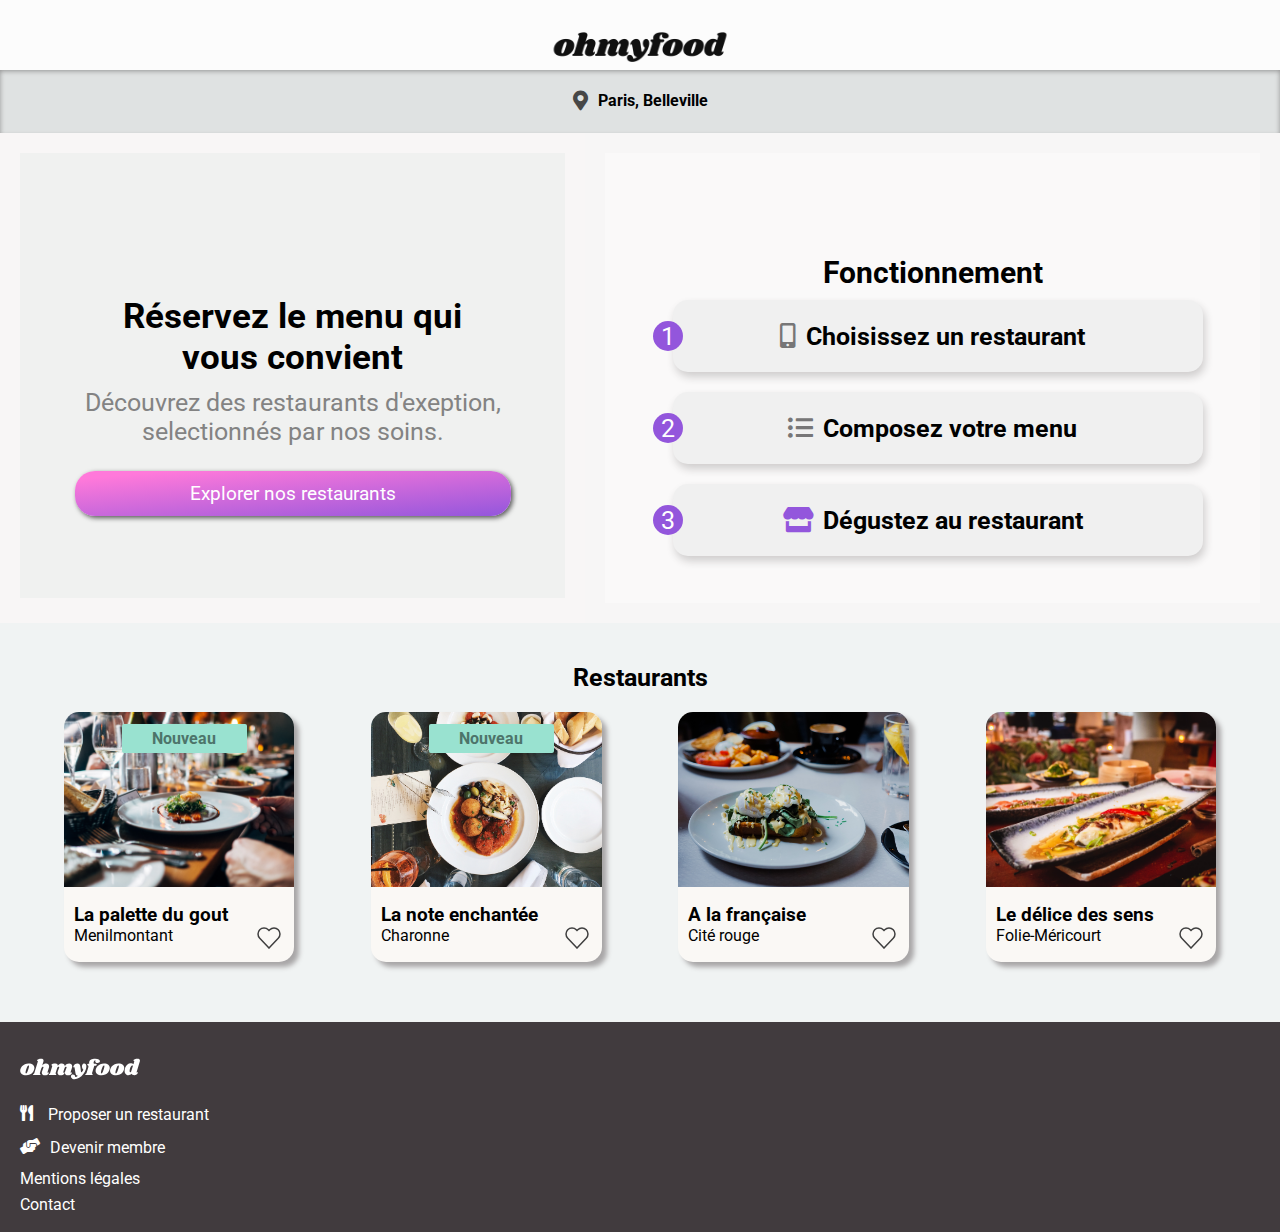
<file: index.html>
<!DOCTYPE html>
<html lang="en">
<head>
    <meta charset="UTF-8">
    <meta http-equiv="X-UA-Compatible" content="IE=edge">
    <meta name="viewport" content="width=device-width, initial-scale=1.0">
    <link rel="stylesheet" href="https://use.fontawesome.com/releases/v5.15.3/css/all.css">
    
    <link href="https://fonts.googleapis.com/css2?family=Roboto:wght@300&display=swap" rel="stylesheet">

    <link href="https://fonts.googleapis.com/css2?family=Roboto:wght@300&family=Shrikhand&display=swap" rel="stylesheet">

    <link rel="stylesheet" href="css/accueil.css">

    <title>Accueil restaurants</title>
</head>

<body>

    
    <div class="loader">
        <i class="fas fa-utensils"></i>     
    </div>

    <div class="container">
        <header>
            <div class="logo">
                <img src="img/ohmyfood.png" alt="logo du retaurant oh my food">
            </div>
        </header>


        <section class="localisation" >

            <i class="fas fa-map-marker-alt"></i> 
            <h4>Paris, Belleville</h4>          
        </section>



        <div class="responsive">

            <section class="reservation" >
                <h1>Réservez le menu qui vous convient</h1>
                <p>Découvrez des restaurants d'exeption, selectionnés par nos soins.
                </p>
                <div class="button"> 
                    <a href="menu1.html">Explorer nos restaurants</a>
                </div>
            </section>


            <section class="fonctionnement">
                <h2>Fonctionnement</h2>

                    <div class="selection">
                        <div class="number">
                            <p>1</p>
                        </div>
                        <div class="fonctionnement-button">
                            <div class="fonctionnement-icon">
                                <i class="fas fa-mobile-alt"></i>
                            </div> 
                                <p>Choisissez un restaurant</p>                             
                        </div>     
                    </div>

                    <div class="selection">
                        <div class="number">
                            <p>2</p>
                        </div>
                        <div class="fonctionnement-button">
                            <div class="fonctionnement-icon">
                                <i class="fas fa-list-ul"></i>
                            </div> 
                                <p>Composez votre menu</p>                             
                        </div>

                    </div>
                    <div class="selection">
                        <div class="number">
                            <p>3</p>
                        </div>
                        <div class="fonctionnement-button">
                            <div class="fonctionnement-icon">
                                <i class="fas fa-store violet"></i>
                            </div> 
                                <p>Dégustez au restaurant</p>                             
                        </div>
                    </div>

            </section>

        </div>
        

        <div class="all-restaurants" >
            <h2>Restaurants</h2>

            <div class="all-restaurantsB">

                    <article class="restaurant-card one" >
                        <a href="menu1.html">
                            <img src="img/jay-wennington-N_Y88TWmGwA-unsplash.jpg" alt="photo resto1">
                                <div class="nouveau">Nouveau
                                </div>
                                    <div class="restaurant-infos" >
                                        <div>
                                            <h3>La palette du gout</h3>
                                            <p>Menilmontant
                                            </p>  
                                        </div>

                                        <div class="icon heart1" >
                                            <svg xmlns="http://www.w3.org/2000/svg" height="24" width="24" version="1.1"  >
                                                <g transform="translate(0 -1028.4)">
                                                <path d="m7 1031.4c-1.5355 0-3.0784 0.5-4.25 1.7-2.3431 2.4-2.2788 6.1 0 8.5l9.25 9.8 9.25-9.8c2.279-2.4 2.343-6.1 0-8.5-2.343-2.3-6.157-2.3-8.5 0l-0.75 0.8-0.75-0.8c-1.172-1.2-2.7145-1.7-4.25-1.7z" fill="#e74c3c"/>
                                                </g>
                                            </svg>
                                        </div>
                                    </div>
                        </a>
                    </article>

                    <article class="restaurant-card two" >
                        <a href="menu2.html">
                            <!--<img src="img/stil-u2Lp8tXIcjw-unsplash.jpg" alt="">
                            -->
                            <div class="pic">
                            </div>
                                <div class="nouveau"> Nouveau
                                </div>
                                    <div class="restaurant-infos" >
                                        <div>
                                            <h3>La note enchantée</h3>
                                            <p>Charonne</p>
                                        </div>

                                        <div class="icon heart2" >
                                            <svg  xmlns="http://www.w3.org/2000/svg" height="24" width="24" version="1.1" >
                                                <g transform="translate(0 -1028.4)">
                                                <path d="m7 1031.4c-1.5355 0-3.0784 0.5-4.25 1.7-2.3431 2.4-2.2788 6.1 0 8.5l9.25 9.8 9.25-9.8c2.279-2.4 2.343-6.1 0-8.5-2.343-2.3-6.157-2.3-8.5 0l-0.75 0.8-0.75-0.8c-1.172-1.2-2.7145-1.7-4.25-1.7z" fill="#e74c3c"/>
                                                </g>
                                            </svg>
                                        </div>
                                    </div>
                        </a>
                    </article>

                    <article class="restaurant-card three" >
                        <a href="menu3.html">
                            <!--<img src="img/toa-heftiba-DQKerTsQwi0-unsplash.jpg" alt="">
                            -->
                            <div class="pic ">
                            </div>
                                <div class="restaurant-infos" >
                                    <div>
                                        <h3>A la française</h3>
                                        <p>Cité rouge</p> 
                                    </div>

                                    <div class="icon heart3" >
                                        <svg xmlns="http://www.w3.org/2000/svg" height="24" width="24" version="1.1" >
                                            <g transform="translate(0 -1028.4)">
                                            <path d="m7 1031.4c-1.5355 0-3.0784 0.5-4.25 1.7-2.3431 2.4-2.2788 6.1 0 8.5l9.25 9.8 9.25-9.8c2.279-2.4 2.343-6.1 0-8.5-2.343-2.3-6.157-2.3-8.5 0l-0.75 0.8-0.75-0.8c-1.172-1.2-2.7145-1.7-4.25-1.7z" fill="#e74c3c"/>
                                            </g>
                                        </svg>
                                    </div>
                                </div>
                        </a>
                    </article>

                    <article class="restaurant-card four" >
                        <a href="menu4.html">
                            <!--<img src="img/louis-hansel-shotsoflouis-qNBGVyOCY8Q-unsplash.jpg" alt="">
                            -->
                            <div class="pic ">
                            </div>
                                <div class="restaurant-infos" >
                                    <div>
                                        <h3>Le délice des sens</h3>
                                        <p>Folie-Méricourt</p>
                                    </div>

                                    <div class="icon heart4" >
                                        <svg xmlns="http://www.w3.org/2000/svg" height="24" width="24" version="1.1" >
                                            <g transform="translate(0 -1028.4)">
                                            <path d="m7 1031.4c-1.5355 0-3.0784 0.5-4.25 1.7-2.3431 2.4-2.2788 6.1 0 8.5l9.25 9.8 9.25-9.8c2.279-2.4 2.343-6.1 0-8.5-2.343-2.3-6.157-2.3-8.5 0l-0.75 0.8-0.75-0.8c-1.172-1.2-2.7145-1.7-4.25-1.7z" fill="#e74c3c"/>
                                            </g>
                                        </svg>
                                    </div>
                                </div>
                        </a>
                    </article>

                </div>
            
        </div>


        <footer>
            <div class="foot" >
               
                <svg width="120" height="34" viewBox="0 0 196 34" fill="none" xmlns="http://www.w3.org/2000/svg">
                    <path d="M13.932 7.956C17.196 7.956 19.596 8.61599 21.132 9.936C22.692 11.256 23.472 12.984 23.472 15.12C23.472 15.84 23.376 16.644 23.184 17.532C22.728 19.5 21.876 21.228 20.628 22.716C19.38 24.18 17.844 25.32 16.02 26.136C14.22 26.928 12.264 27.324 10.152 27.324C6.81599 27.324 4.34399 26.664 2.73599 25.344C1.15199 24 0.359985 22.224 0.359985 20.016C0.359985 19.272 0.455985 18.444 0.647985 17.532C1.10399 15.66 1.96799 14.004 3.23999 12.564C4.53599 11.1 6.10799 9.972 7.95599 9.18C9.82799 8.364 11.82 7.956 13.932 7.956ZM13.824 11.16C13.32 11.16 12.78 11.616 12.204 12.528C11.652 13.416 10.992 15.108 10.224 17.604C9.45599 20.1 9.07199 21.852 9.07199 22.86C9.07199 23.388 9.15599 23.748 9.32399 23.94C9.49199 24.108 9.71999 24.192 10.008 24.192C10.512 24.24 11.028 23.808 11.556 22.896C12.108 21.984 12.792 20.208 13.608 17.568C14.352 15.24 14.724 13.548 14.724 12.492C14.724 11.988 14.64 11.64 14.472 11.448C14.328 11.256 14.112 11.16 13.824 11.16Z" fill="#101010"/>
                    <path d="M44.9899 22.032C44.9419 22.128 44.9179 22.272 44.9179 22.464C44.9179 22.632 44.9539 22.764 45.0259 22.86C45.1219 22.956 45.2419 23.004 45.3859 23.004C45.6739 23.004 45.9139 22.884 46.1059 22.644C46.3219 22.38 46.4659 22.248 46.5379 22.248C46.6579 22.248 46.7539 22.332 46.8259 22.5C46.8979 22.644 46.9339 22.824 46.9339 23.04C46.9579 23.736 46.7299 24.42 46.2499 25.092C45.7699 25.74 45.0619 26.28 44.1259 26.712C43.2139 27.12 42.1099 27.324 40.8139 27.324C39.2299 27.324 37.9699 26.964 37.0339 26.244C36.0979 25.5 35.6179 24.516 35.5939 23.292C35.5939 22.404 35.8099 21.408 36.2419 20.304L38.2219 15.12C38.3419 14.808 38.4019 14.556 38.4019 14.364C38.4019 14.052 38.2939 13.812 38.0779 13.644C37.8859 13.452 37.6459 13.356 37.3579 13.356C36.9019 13.356 36.4339 13.572 35.9539 14.004C35.4979 14.412 35.1259 15.084 34.8379 16.02V15.948L32.5699 23.256C32.4979 23.544 32.4619 23.796 32.4619 24.012C32.4619 24.324 32.5219 24.576 32.6419 24.768C32.7619 24.936 32.9299 25.104 33.1459 25.272C33.3139 25.44 33.4339 25.584 33.5059 25.704C33.5779 25.8 33.5899 25.932 33.5419 26.1C33.4219 26.412 33.1819 26.64 32.8219 26.784C32.4619 26.928 31.9099 27 31.1659 27H22.9579C22.3339 27 21.8779 26.904 21.5899 26.712C21.3019 26.496 21.2059 26.22 21.3019 25.884C21.3979 25.596 21.6499 25.344 22.0579 25.128C22.4179 24.936 22.7179 24.708 22.9579 24.444C23.1979 24.18 23.4019 23.76 23.5699 23.184L29.0419 5.22C29.1139 5.004 29.1499 4.824 29.1499 4.68C29.1499 4.416 29.0779 4.2 28.9339 4.032C28.8139 3.864 28.6459 3.696 28.4299 3.528C28.1899 3.336 28.0099 3.168 27.8899 3.024C27.7939 2.88 27.7819 2.688 27.8539 2.448C27.9979 1.896 28.7539 1.416 30.1219 1.00799C31.4899 0.599996 32.9179 0.395996 34.4059 0.395996C35.7979 0.395996 36.8179 0.659996 37.4659 1.188C38.1379 1.716 38.4739 2.436 38.4739 3.348C38.4739 3.876 38.3899 4.392 38.2219 4.896L36.2779 11.232C37.2139 10.008 38.1979 9.156 39.2299 8.676C40.2859 8.196 41.4259 7.956 42.6499 7.956C44.1139 7.956 45.2899 8.4 46.1779 9.288C47.0899 10.176 47.5459 11.328 47.5459 12.744C47.5459 13.488 47.4259 14.22 47.1859 14.94L44.9899 22.032Z" fill="#101010"/>
                    <path d="M82.7165 22.032C82.6685 22.128 82.6445 22.272 82.6445 22.464C82.6445 22.632 82.6805 22.764 82.7525 22.86C82.8485 22.956 82.9685 23.004 83.1125 23.004C83.4005 23.004 83.6405 22.884 83.8325 22.644C84.0485 22.38 84.1925 22.248 84.2645 22.248C84.3845 22.248 84.4805 22.332 84.5525 22.5C84.6245 22.644 84.6605 22.824 84.6605 23.04C84.6845 23.736 84.4565 24.42 83.9765 25.092C83.4965 25.74 82.7885 26.28 81.8525 26.712C80.9405 27.12 79.8365 27.324 78.5405 27.324C76.9565 27.324 75.6965 26.964 74.7605 26.244C73.8245 25.5 73.3445 24.516 73.3205 23.292C73.3205 22.404 73.5365 21.408 73.9685 20.304L75.9485 15.12C76.0685 14.808 76.1285 14.556 76.1285 14.364C76.1285 14.052 76.0205 13.812 75.8045 13.644C75.6125 13.452 75.3725 13.356 75.0845 13.356C74.6765 13.356 74.2565 13.536 73.8245 13.896C73.3925 14.256 73.0085 14.82 72.6725 15.588L70.6925 22.032C70.6445 22.128 70.6205 22.272 70.6205 22.464C70.6205 22.632 70.6565 22.764 70.7285 22.86C70.8245 22.956 70.9445 23.004 71.0885 23.004C71.3765 23.004 71.6165 22.884 71.8085 22.644C72.0245 22.38 72.1685 22.248 72.2405 22.248C72.3605 22.248 72.4565 22.332 72.5285 22.5C72.6005 22.644 72.6365 22.824 72.6365 23.04C72.6605 23.736 72.4325 24.42 71.9525 25.092C71.4725 25.74 70.7645 26.28 69.8285 26.712C68.9165 27.12 67.8125 27.324 66.5165 27.324C64.9325 27.324 63.6725 26.964 62.7365 26.244C61.8005 25.5 61.3205 24.516 61.2965 23.292C61.2965 22.404 61.5125 21.408 61.9445 20.304L63.9245 15.12C64.0445 14.808 64.1045 14.556 64.1045 14.364C64.1045 14.052 63.9965 13.812 63.7805 13.644C63.5885 13.452 63.3485 13.356 63.0605 13.356C62.6525 13.356 62.2325 13.536 61.8005 13.896C61.3685 14.232 61.0085 14.784 60.7205 15.552L58.3445 23.256C58.2485 23.52 58.2005 23.772 58.2005 24.012C58.2005 24.3 58.2605 24.54 58.3805 24.732C58.5005 24.9 58.6685 25.08 58.8845 25.272C59.0525 25.416 59.1725 25.548 59.2445 25.668C59.3165 25.788 59.3285 25.932 59.2805 26.1C59.1845 26.412 58.9565 26.64 58.5965 26.784C58.2365 26.928 57.6725 27 56.9045 27H48.6965C48.0725 27 47.6285 26.904 47.3645 26.712C47.0765 26.496 46.9685 26.22 47.0405 25.884C47.1365 25.596 47.3885 25.344 47.7965 25.128C48.1565 24.936 48.4565 24.708 48.6965 24.444C48.9365 24.18 49.1405 23.76 49.3085 23.184L52.5125 12.78C52.5605 12.66 52.5845 12.492 52.5845 12.276C52.5845 12.012 52.5245 11.808 52.4045 11.664C52.3085 11.52 52.1405 11.34 51.9005 11.124C51.6605 10.932 51.4925 10.764 51.3965 10.62C51.3005 10.476 51.2885 10.284 51.3605 10.044C51.5045 9.492 52.2605 9.012 53.6285 8.604C54.9965 8.172 56.4245 7.956 57.9125 7.956C59.0885 7.956 60.0125 8.28 60.6845 8.928C61.3805 9.576 61.7165 10.464 61.6925 11.592C62.6765 10.224 63.7085 9.276 64.7885 8.748C65.8925 8.22 67.0805 7.956 68.3525 7.956C69.7445 7.956 70.8725 8.364 71.7365 9.18C72.6245 9.972 73.1165 11.016 73.2125 12.312C74.2445 10.68 75.3485 9.552 76.5245 8.928C77.7005 8.28 78.9845 7.956 80.3765 7.956C81.8405 7.956 83.0165 8.4 83.9045 9.288C84.8165 10.176 85.2725 11.328 85.2725 12.744C85.2725 13.488 85.1525 14.22 84.9125 14.94L82.7165 22.032Z" fill="#101010"/>
                    <path d="M104.932 7.956C105.988 7.956 106.828 8.388 107.452 9.252C108.1 10.092 108.424 11.244 108.424 12.708C108.424 13.98 108.196 15.348 107.74 16.812C106.852 19.764 105.424 22.548 103.456 25.164C101.512 27.78 99.2675 29.88 96.7235 31.464C94.2035 33.048 91.6836 33.84 89.1636 33.84C87.9156 33.84 86.8355 33.624 85.9235 33.192C85.0355 32.76 84.3635 32.184 83.9075 31.464C83.4275 30.744 83.1875 29.976 83.1875 29.16C83.1875 28.8 83.2475 28.404 83.3675 27.972C83.5835 27.3 83.9435 26.784 84.4475 26.424C84.9515 26.064 85.5516 25.884 86.2476 25.884C87.3516 25.884 88.2515 26.256 88.9475 27C89.6675 27.768 90.1236 28.812 90.3156 30.132C91.8516 30.06 93.2675 29.4 94.5635 28.152C93.3395 27.936 92.4275 27.528 91.8275 26.928C91.2515 26.304 90.8555 25.344 90.6395 24.048L89.1995 15.228C89.1275 14.772 89.0195 14.46 88.8755 14.292C88.7555 14.1 88.5876 14.004 88.3716 14.004C88.2036 14.004 87.9995 14.088 87.7595 14.256C87.5435 14.424 87.3875 14.508 87.2915 14.508C87.0995 14.508 87.0035 14.304 87.0035 13.896C87.0035 13.56 87.0635 13.2 87.1835 12.816C87.6155 11.448 88.4196 10.296 89.5956 9.36C90.7716 8.4 92.1395 7.92 93.6995 7.92C95.2355 7.92 96.3635 8.376 97.0835 9.288C97.8275 10.2 98.3076 11.604 98.5236 13.5L99.6035 21.42C99.6755 22.02 99.8915 22.32 100.252 22.32C100.684 22.32 101.188 21.936 101.764 21.168C102.34 20.376 102.904 19.26 103.456 17.82C102.736 17.172 102.184 16.428 101.8 15.588C101.416 14.748 101.224 13.848 101.224 12.888C101.224 12.144 101.32 11.472 101.512 10.872C101.8 9.912 102.244 9.192 102.844 8.712C103.468 8.208 104.164 7.956 104.932 7.956Z" fill="#101010"/>
                    <path d="M122.864 0.395996C125.432 0.395996 127.352 0.791996 128.624 1.584C129.92 2.352 130.568 3.3 130.568 4.428C130.568 5.34 130.184 6.048 129.416 6.552C128.672 7.032 127.688 7.272 126.464 7.272C125.336 7.272 124.46 6.996 123.836 6.444C123.212 5.892 122.9 5.208 122.9 4.392C122.9 3.888 123.056 3.36 123.368 2.808C122.648 2.808 122.048 2.988 121.568 3.348C121.088 3.684 120.716 4.272 120.452 5.112C120.308 5.64 120.236 6.132 120.236 6.588C120.236 7.164 120.332 7.62 120.524 7.956C120.74 8.268 121.04 8.424 121.424 8.424H123.548C124.796 8.424 125.42 8.808 125.42 9.576C125.42 9.672 125.396 9.816 125.348 10.008C125.204 10.536 124.904 10.932 124.448 11.196C124.016 11.46 123.356 11.592 122.468 11.592H121.388L117.824 23.256C117.752 23.544 117.716 23.796 117.716 24.012C117.716 24.324 117.776 24.576 117.896 24.768C118.016 24.936 118.184 25.104 118.4 25.272C118.568 25.44 118.688 25.584 118.76 25.704C118.832 25.8 118.844 25.932 118.796 26.1C118.676 26.412 118.436 26.64 118.076 26.784C117.716 26.928 117.164 27 116.42 27H108.212C107.588 27 107.132 26.904 106.844 26.712C106.556 26.496 106.46 26.22 106.556 25.884C106.652 25.596 106.904 25.344 107.312 25.128C107.672 24.936 107.972 24.708 108.212 24.444C108.452 24.18 108.656 23.76 108.824 23.184L111.632 13.968C111.752 13.608 111.812 13.236 111.812 12.852C111.812 12.372 111.704 12 111.488 11.736C111.296 11.448 110.996 11.136 110.588 10.8C110.324 10.584 110.12 10.404 109.976 10.26C109.856 10.092 109.796 9.9 109.796 9.684C109.772 9.228 109.928 8.904 110.264 8.712C110.624 8.52 111.296 8.424 112.28 8.424H113.18C113.012 7.824 112.928 7.224 112.928 6.624C112.928 6.024 113.036 5.4 113.252 4.752C113.708 3.528 114.68 2.496 116.168 1.65599C117.68 0.815996 119.912 0.395996 122.864 0.395996Z" fill="#101010"/>
                    <path d="M137.084 7.956C140.348 7.956 142.748 8.61599 144.284 9.936C145.844 11.256 146.624 12.984 146.624 15.12C146.624 15.84 146.528 16.644 146.336 17.532C145.88 19.5 145.028 21.228 143.78 22.716C142.532 24.18 140.996 25.32 139.172 26.136C137.372 26.928 135.416 27.324 133.304 27.324C129.968 27.324 127.496 26.664 125.888 25.344C124.304 24 123.512 22.224 123.512 20.016C123.512 19.272 123.608 18.444 123.8 17.532C124.256 15.66 125.12 14.004 126.392 12.564C127.688 11.1 129.26 9.972 131.108 9.18C132.98 8.364 134.972 7.956 137.084 7.956ZM136.976 11.16C136.472 11.16 135.932 11.616 135.356 12.528C134.804 13.416 134.144 15.108 133.376 17.604C132.608 20.1 132.224 21.852 132.224 22.86C132.224 23.388 132.308 23.748 132.476 23.94C132.644 24.108 132.872 24.192 133.16 24.192C133.664 24.24 134.18 23.808 134.708 22.896C135.26 21.984 135.944 20.208 136.76 17.568C137.504 15.24 137.876 13.548 137.876 12.492C137.876 11.988 137.792 11.64 137.624 11.448C137.48 11.256 137.264 11.16 136.976 11.16Z" fill="#101010"/>
                    <path d="M160.709 7.956C163.973 7.956 166.373 8.61599 167.909 9.936C169.469 11.256 170.249 12.984 170.249 15.12C170.249 15.84 170.153 16.644 169.961 17.532C169.505 19.5 168.653 21.228 167.405 22.716C166.157 24.18 164.621 25.32 162.797 26.136C160.997 26.928 159.041 27.324 156.929 27.324C153.593 27.324 151.121 26.664 149.513 25.344C147.929 24 147.137 22.224 147.137 20.016C147.137 19.272 147.233 18.444 147.425 17.532C147.881 15.66 148.745 14.004 150.017 12.564C151.313 11.1 152.885 9.972 154.733 9.18C156.605 8.364 158.597 7.956 160.709 7.956ZM160.601 11.16C160.097 11.16 159.557 11.616 158.981 12.528C158.429 13.416 157.769 15.108 157.001 17.604C156.233 20.1 155.849 21.852 155.849 22.86C155.849 23.388 155.933 23.748 156.101 23.94C156.269 24.108 156.497 24.192 156.785 24.192C157.289 24.24 157.805 23.808 158.333 22.896C158.885 21.984 159.569 20.208 160.385 17.568C161.129 15.24 161.501 13.548 161.501 12.492C161.501 11.988 161.417 11.64 161.249 11.448C161.105 11.256 160.889 11.16 160.601 11.16Z" fill="#101010"/>
                    <path d="M190.526 21.816C190.478 22.008 190.454 22.14 190.454 22.212C190.454 22.38 190.502 22.512 190.598 22.608C190.694 22.704 190.814 22.752 190.958 22.752C191.246 22.752 191.486 22.632 191.678 22.392C191.894 22.128 192.038 21.996 192.11 21.996C192.23 21.996 192.326 22.08 192.398 22.248C192.47 22.416 192.506 22.608 192.506 22.824C192.53 23.472 192.278 24.132 191.75 24.804C191.246 25.476 190.562 26.028 189.698 26.46C188.834 26.892 187.898 27.108 186.89 27.108C185.69 27.108 184.646 26.88 183.758 26.424C182.87 25.968 182.258 25.368 181.922 24.624C181.274 25.464 180.53 26.088 179.69 26.496C178.85 26.904 177.962 27.108 177.026 27.108C175.922 27.108 174.89 26.832 173.93 26.28C172.994 25.728 172.238 24.948 171.662 23.94C171.11 22.908 170.834 21.744 170.834 20.448C170.834 18.264 171.242 16.212 172.058 14.292C172.898 12.348 174.062 10.788 175.55 9.612C177.038 8.412 178.73 7.812 180.626 7.812C181.658 7.812 182.534 7.932 183.254 8.172C183.998 8.412 184.67 8.772 185.27 9.252L186.494 5.22C186.566 5.004 186.602 4.824 186.602 4.68C186.602 4.416 186.53 4.2 186.386 4.032C186.266 3.864 186.098 3.696 185.882 3.528C185.642 3.336 185.462 3.168 185.342 3.024C185.246 2.88 185.234 2.688 185.306 2.448C185.45 1.896 186.206 1.416 187.574 1.00799C188.942 0.599996 190.37 0.395996 191.858 0.395996C193.25 0.395996 194.27 0.659996 194.918 1.188C195.59 1.716 195.926 2.436 195.926 3.348C195.926 3.876 195.842 4.392 195.674 4.896L190.526 21.816ZM184.514 11.7C184.13 11.364 183.71 11.196 183.254 11.196C182.558 11.196 181.874 11.712 181.202 12.744C180.53 13.776 179.99 15.024 179.582 16.488C179.174 17.952 178.982 19.272 179.006 20.448C179.006 21.768 179.438 22.428 180.302 22.428C180.614 22.428 180.878 22.308 181.094 22.068C181.31 21.804 181.514 21.384 181.706 20.808L184.514 11.7Z" fill="#101010"/>
                    </svg>
                
                <div class="proposer" >
                    <i class="fas fa-utensils"></i> <p>Proposer un restaurant</p>
                </div>
                <div class="devenir" >
                    <i class="fas fa-hands-helping"></i> <p>Devenir membre</p>
                </div>
                <p>Mentions légales</p>
                <a href="mailto:ohmyfood@gmail.com">Contact</a> 
            </div>
        </footer>

    </div>
    
</body>
</html>
</file>
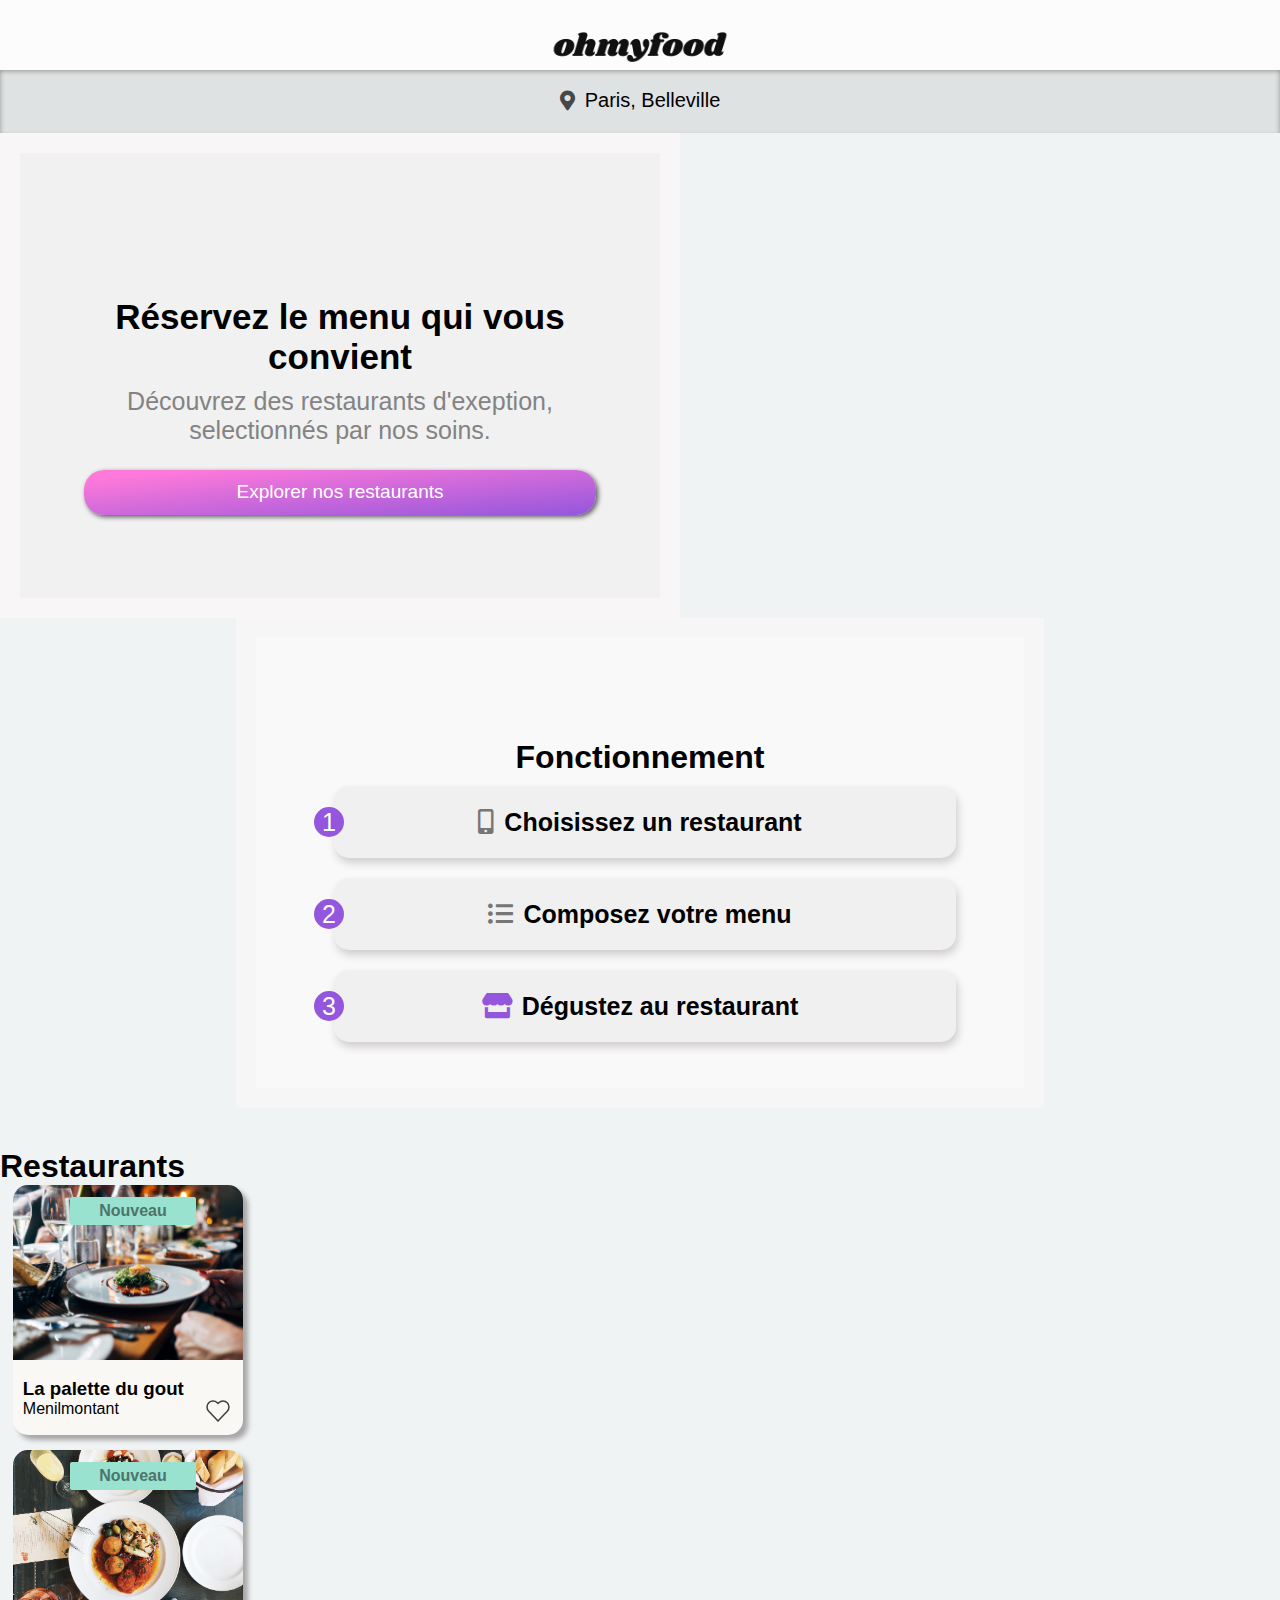
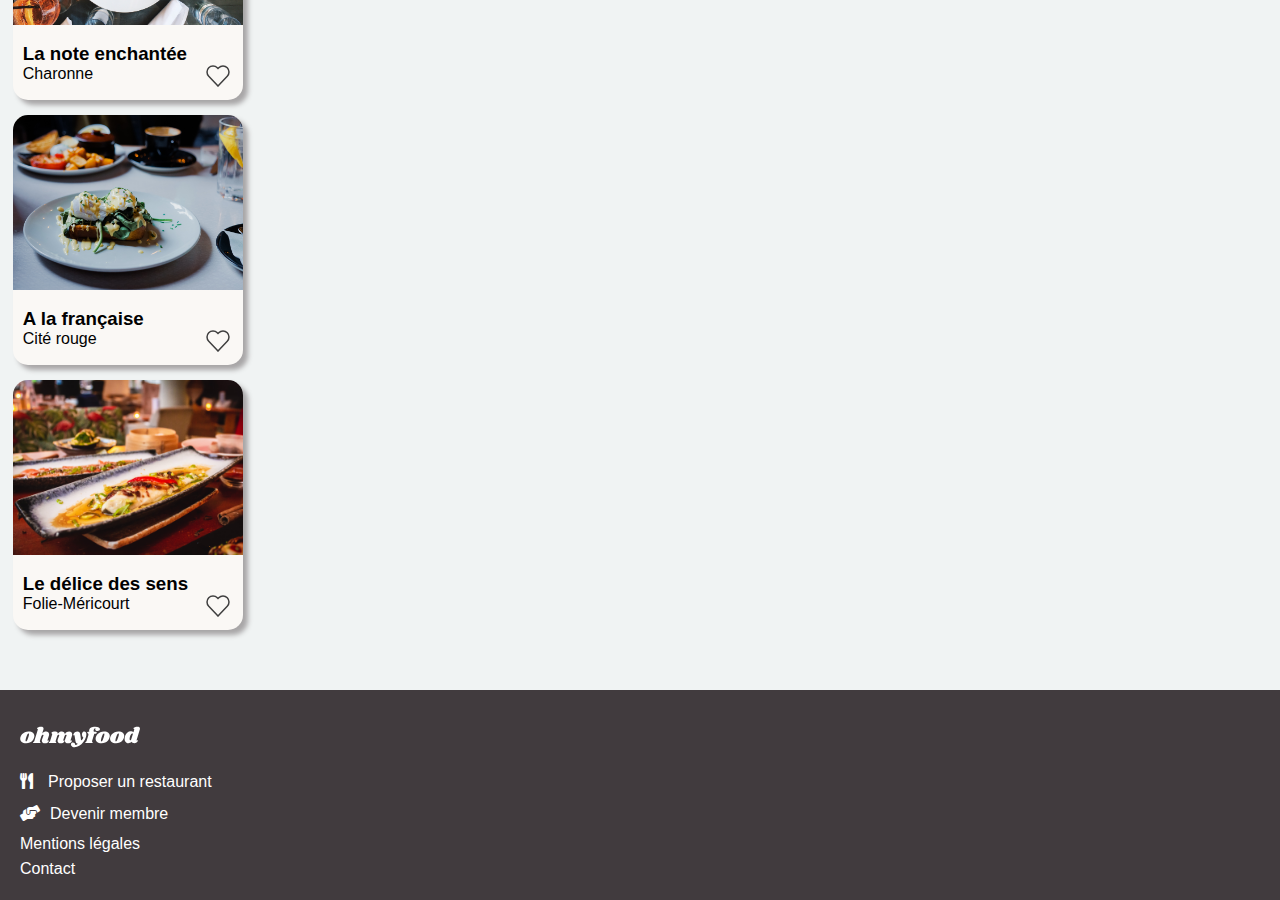
<file: accueil.html>
<!DOCTYPE html>
<html lang="en">
<head>
    <meta charset="UTF-8">
    <meta http-equiv="X-UA-Compatible" content="IE=edge">
    <meta name="viewport" content="width=device-width, initial-scale=1.0">
    <link rel="stylesheet" href="https://use.fontawesome.com/releases/v5.15.3/css/all.css">
    <link rel="stylesheet" href="css/accueil.css">
    <title>Accueil</title>
</head>

<body>

    
    <div class="loader">
        <i class="fas fa-utensils"></i>     
    </div>

    <div class="container">
        <header>
            <div class="logo">
                <img src="img/ohmyfood.png" alt="logo">
            </div>
        </header>

        <!---------------------------------------------->

        <div class="localisation" >
            <i class="fas fa-map-marker-alt"></i> <p>Paris, Belleville</p>          
        </div>


        <!---------------------------------------------->

        <div class="reservation" >
            <h1>Réservez le menu qui vous convient</h1>
            <p>Découvrez des restaurants d'exeption, selectionnés par nos soins.</p>
            <div class="button"> <a href="menu1.html">Explorer nos restaurants</a></div>
        </div>


        <!---------------------------------------------->

        <div class="fonctionnement" >
            <h1>Fonctionnement</h1>
                <div class="selection">
                    <div class="number">
                        <p>1</p>
                    </div>
                    
                    <div class="fonctionnement-button">
                        <div class="fonctionnement-icon">
                            <i class="fas fa-mobile-alt"></i>
                        </div> 
                            <p>Choisissez un restaurant</p>                             
                    </div>
                    
                </div>

                <div class="selection">
                    <div class="number">
                        <p>2</p>
                    </div>
                    <div class="fonctionnement-button">
                        <div class="fonctionnement-icon">
                            <i class="fas fa-list-ul"></i>
                        </div> 
                            <p>Composez votre menu</p>                             
                    </div>

                </div>
                <div class="selection">
                    <div class="number">
                        <p>3</p>
                    </div>
                    <div class="fonctionnement-button">
                        <div class="fonctionnement-icon">
                            <i class="fas fa-store violet"></i>
                        </div> 
                            <p>Dégustez au restaurant</p>                             
                    </div>
                </div>
        </div>


        <!---------------------------------------------->

        <div class="all-restaurants" >
            <h1>Restaurants</h1>
            <div class="restaurant-card one" >
                <a href="menu1.html">
                    <img src="img/jay-wennington-N_Y88TWmGwA-unsplash.jpg" alt="photo resto1">
                    
                    <div class="nouveau">Nouveau
                    </div>
                    <div class="restaurant-infos" >
                        <div>
                            <h3>La palette du gout</h3>
                            <p>Menilmontant
                            </p>  
                        </div>
                        <div class="icon heart1" >

                    
                            <svg xmlns:rdf="http://www.w3.org/1999/02/22-rdf-syntax-ns#" xmlns="http://www.w3.org/2000/svg" height="24" width="24" version="1.1" xmlns:cc="http://creativecommons.org/ns#" xmlns:dc="http://purl.org/dc/elements/1.1/">
                                <g transform="translate(0 -1028.4)">
                                 <path d="m7 1031.4c-1.5355 0-3.0784 0.5-4.25 1.7-2.3431 2.4-2.2788 6.1 0 8.5l9.25 9.8 9.25-9.8c2.279-2.4 2.343-6.1 0-8.5-2.343-2.3-6.157-2.3-8.5 0l-0.75 0.8-0.75-0.8c-1.172-1.2-2.7145-1.7-4.25-1.7z" fill="#e74c3c"/>
                                </g>
                               </svg>
                       </div>
                    </div>
                </a>
            </div>

            <div class="restaurant-card two" >
                <a href="menu2.html">
                    <!--<img src="img/stil-u2Lp8tXIcjw-unsplash.jpg" alt="">
                    -->
                    <div class="pic">
                        
                    </div>
                        <div class="nouveau"> Nouveau
                        </div>
                    <div class="restaurant-infos" >
                        <div>
                            <h3>La note enchantée</h3>
                            <p>Charonne</p>
                        </div>
                        <div class="icon heart2" >

                    
                            <svg xmlns:rdf="http://www.w3.org/1999/02/22-rdf-syntax-ns#" xmlns="http://www.w3.org/2000/svg" height="24" width="24" version="1.1" xmlns:cc="http://creativecommons.org/ns#" xmlns:dc="http://purl.org/dc/elements/1.1/">
                                <g transform="translate(0 -1028.4)">
                                 <path d="m7 1031.4c-1.5355 0-3.0784 0.5-4.25 1.7-2.3431 2.4-2.2788 6.1 0 8.5l9.25 9.8 9.25-9.8c2.279-2.4 2.343-6.1 0-8.5-2.343-2.3-6.157-2.3-8.5 0l-0.75 0.8-0.75-0.8c-1.172-1.2-2.7145-1.7-4.25-1.7z" fill="#e74c3c"/>
                                </g>
                               </svg>
                       </div>
                    </div>
                </a>
            </div>

            <div class="restaurant-card three" >
                <a href="menu3.html">
                    <!--<img src="img/toa-heftiba-DQKerTsQwi0-unsplash.jpg" alt="">
                    -->
                    <div class="pic ">
                        
                    </div>
                    <div class="restaurant-infos" >
                        <div>
                            <h3>A la française</h3>
                            <p>Cité rouge</p> 
                        </div>
                        <div class="icon heart3" >

                    
                            <svg xmlns:rdf="http://www.w3.org/1999/02/22-rdf-syntax-ns#" xmlns="http://www.w3.org/2000/svg" height="24" width="24" version="1.1" xmlns:cc="http://creativecommons.org/ns#" xmlns:dc="http://purl.org/dc/elements/1.1/">
                                <g transform="translate(0 -1028.4)">
                                 <path d="m7 1031.4c-1.5355 0-3.0784 0.5-4.25 1.7-2.3431 2.4-2.2788 6.1 0 8.5l9.25 9.8 9.25-9.8c2.279-2.4 2.343-6.1 0-8.5-2.343-2.3-6.157-2.3-8.5 0l-0.75 0.8-0.75-0.8c-1.172-1.2-2.7145-1.7-4.25-1.7z" fill="#e74c3c"/>
                                </g>
                               </svg>
                       </div>
                    </div>
                </a>
            </div>

            <div class="restaurant-card four" >
                <a href="menu4.html">
                    <!--<img src="img/louis-hansel-shotsoflouis-qNBGVyOCY8Q-unsplash.jpg" alt="">
                    -->
                    <div class="pic ">
                        
                    </div>
                    <div class="restaurant-infos" >
                        <div>
                            <h3>Le délice des sens</h3>
                            <p>Folie-Méricourt</p>
                        </div>
                        <div class="icon heart4" >

                    
                            <svg xmlns:rdf="http://www.w3.org/1999/02/22-rdf-syntax-ns#" xmlns="http://www.w3.org/2000/svg" height="24" width="24" version="1.1" xmlns:cc="http://creativecommons.org/ns#" xmlns:dc="http://purl.org/dc/elements/1.1/">
                                <g transform="translate(0 -1028.4)">
                                 <path d="m7 1031.4c-1.5355 0-3.0784 0.5-4.25 1.7-2.3431 2.4-2.2788 6.1 0 8.5l9.25 9.8 9.25-9.8c2.279-2.4 2.343-6.1 0-8.5-2.343-2.3-6.157-2.3-8.5 0l-0.75 0.8-0.75-0.8c-1.172-1.2-2.7145-1.7-4.25-1.7z" fill="#e74c3c"/>
                                </g>
                               </svg>
                       </div>
                    </div>
                </a>
            </div>

        </div>

        <!---------------------------------------------->

        <footer>
            <div class="foot" >
               
                <svg width="120" height="34" viewBox="0 0 196 34" fill="none" xmlns="http://www.w3.org/2000/svg">
                    <path d="M13.932 7.956C17.196 7.956 19.596 8.61599 21.132 9.936C22.692 11.256 23.472 12.984 23.472 15.12C23.472 15.84 23.376 16.644 23.184 17.532C22.728 19.5 21.876 21.228 20.628 22.716C19.38 24.18 17.844 25.32 16.02 26.136C14.22 26.928 12.264 27.324 10.152 27.324C6.81599 27.324 4.34399 26.664 2.73599 25.344C1.15199 24 0.359985 22.224 0.359985 20.016C0.359985 19.272 0.455985 18.444 0.647985 17.532C1.10399 15.66 1.96799 14.004 3.23999 12.564C4.53599 11.1 6.10799 9.972 7.95599 9.18C9.82799 8.364 11.82 7.956 13.932 7.956ZM13.824 11.16C13.32 11.16 12.78 11.616 12.204 12.528C11.652 13.416 10.992 15.108 10.224 17.604C9.45599 20.1 9.07199 21.852 9.07199 22.86C9.07199 23.388 9.15599 23.748 9.32399 23.94C9.49199 24.108 9.71999 24.192 10.008 24.192C10.512 24.24 11.028 23.808 11.556 22.896C12.108 21.984 12.792 20.208 13.608 17.568C14.352 15.24 14.724 13.548 14.724 12.492C14.724 11.988 14.64 11.64 14.472 11.448C14.328 11.256 14.112 11.16 13.824 11.16Z" fill="#101010"/>
                    <path d="M44.9899 22.032C44.9419 22.128 44.9179 22.272 44.9179 22.464C44.9179 22.632 44.9539 22.764 45.0259 22.86C45.1219 22.956 45.2419 23.004 45.3859 23.004C45.6739 23.004 45.9139 22.884 46.1059 22.644C46.3219 22.38 46.4659 22.248 46.5379 22.248C46.6579 22.248 46.7539 22.332 46.8259 22.5C46.8979 22.644 46.9339 22.824 46.9339 23.04C46.9579 23.736 46.7299 24.42 46.2499 25.092C45.7699 25.74 45.0619 26.28 44.1259 26.712C43.2139 27.12 42.1099 27.324 40.8139 27.324C39.2299 27.324 37.9699 26.964 37.0339 26.244C36.0979 25.5 35.6179 24.516 35.5939 23.292C35.5939 22.404 35.8099 21.408 36.2419 20.304L38.2219 15.12C38.3419 14.808 38.4019 14.556 38.4019 14.364C38.4019 14.052 38.2939 13.812 38.0779 13.644C37.8859 13.452 37.6459 13.356 37.3579 13.356C36.9019 13.356 36.4339 13.572 35.9539 14.004C35.4979 14.412 35.1259 15.084 34.8379 16.02V15.948L32.5699 23.256C32.4979 23.544 32.4619 23.796 32.4619 24.012C32.4619 24.324 32.5219 24.576 32.6419 24.768C32.7619 24.936 32.9299 25.104 33.1459 25.272C33.3139 25.44 33.4339 25.584 33.5059 25.704C33.5779 25.8 33.5899 25.932 33.5419 26.1C33.4219 26.412 33.1819 26.64 32.8219 26.784C32.4619 26.928 31.9099 27 31.1659 27H22.9579C22.3339 27 21.8779 26.904 21.5899 26.712C21.3019 26.496 21.2059 26.22 21.3019 25.884C21.3979 25.596 21.6499 25.344 22.0579 25.128C22.4179 24.936 22.7179 24.708 22.9579 24.444C23.1979 24.18 23.4019 23.76 23.5699 23.184L29.0419 5.22C29.1139 5.004 29.1499 4.824 29.1499 4.68C29.1499 4.416 29.0779 4.2 28.9339 4.032C28.8139 3.864 28.6459 3.696 28.4299 3.528C28.1899 3.336 28.0099 3.168 27.8899 3.024C27.7939 2.88 27.7819 2.688 27.8539 2.448C27.9979 1.896 28.7539 1.416 30.1219 1.00799C31.4899 0.599996 32.9179 0.395996 34.4059 0.395996C35.7979 0.395996 36.8179 0.659996 37.4659 1.188C38.1379 1.716 38.4739 2.436 38.4739 3.348C38.4739 3.876 38.3899 4.392 38.2219 4.896L36.2779 11.232C37.2139 10.008 38.1979 9.156 39.2299 8.676C40.2859 8.196 41.4259 7.956 42.6499 7.956C44.1139 7.956 45.2899 8.4 46.1779 9.288C47.0899 10.176 47.5459 11.328 47.5459 12.744C47.5459 13.488 47.4259 14.22 47.1859 14.94L44.9899 22.032Z" fill="#101010"/>
                    <path d="M82.7165 22.032C82.6685 22.128 82.6445 22.272 82.6445 22.464C82.6445 22.632 82.6805 22.764 82.7525 22.86C82.8485 22.956 82.9685 23.004 83.1125 23.004C83.4005 23.004 83.6405 22.884 83.8325 22.644C84.0485 22.38 84.1925 22.248 84.2645 22.248C84.3845 22.248 84.4805 22.332 84.5525 22.5C84.6245 22.644 84.6605 22.824 84.6605 23.04C84.6845 23.736 84.4565 24.42 83.9765 25.092C83.4965 25.74 82.7885 26.28 81.8525 26.712C80.9405 27.12 79.8365 27.324 78.5405 27.324C76.9565 27.324 75.6965 26.964 74.7605 26.244C73.8245 25.5 73.3445 24.516 73.3205 23.292C73.3205 22.404 73.5365 21.408 73.9685 20.304L75.9485 15.12C76.0685 14.808 76.1285 14.556 76.1285 14.364C76.1285 14.052 76.0205 13.812 75.8045 13.644C75.6125 13.452 75.3725 13.356 75.0845 13.356C74.6765 13.356 74.2565 13.536 73.8245 13.896C73.3925 14.256 73.0085 14.82 72.6725 15.588L70.6925 22.032C70.6445 22.128 70.6205 22.272 70.6205 22.464C70.6205 22.632 70.6565 22.764 70.7285 22.86C70.8245 22.956 70.9445 23.004 71.0885 23.004C71.3765 23.004 71.6165 22.884 71.8085 22.644C72.0245 22.38 72.1685 22.248 72.2405 22.248C72.3605 22.248 72.4565 22.332 72.5285 22.5C72.6005 22.644 72.6365 22.824 72.6365 23.04C72.6605 23.736 72.4325 24.42 71.9525 25.092C71.4725 25.74 70.7645 26.28 69.8285 26.712C68.9165 27.12 67.8125 27.324 66.5165 27.324C64.9325 27.324 63.6725 26.964 62.7365 26.244C61.8005 25.5 61.3205 24.516 61.2965 23.292C61.2965 22.404 61.5125 21.408 61.9445 20.304L63.9245 15.12C64.0445 14.808 64.1045 14.556 64.1045 14.364C64.1045 14.052 63.9965 13.812 63.7805 13.644C63.5885 13.452 63.3485 13.356 63.0605 13.356C62.6525 13.356 62.2325 13.536 61.8005 13.896C61.3685 14.232 61.0085 14.784 60.7205 15.552L58.3445 23.256C58.2485 23.52 58.2005 23.772 58.2005 24.012C58.2005 24.3 58.2605 24.54 58.3805 24.732C58.5005 24.9 58.6685 25.08 58.8845 25.272C59.0525 25.416 59.1725 25.548 59.2445 25.668C59.3165 25.788 59.3285 25.932 59.2805 26.1C59.1845 26.412 58.9565 26.64 58.5965 26.784C58.2365 26.928 57.6725 27 56.9045 27H48.6965C48.0725 27 47.6285 26.904 47.3645 26.712C47.0765 26.496 46.9685 26.22 47.0405 25.884C47.1365 25.596 47.3885 25.344 47.7965 25.128C48.1565 24.936 48.4565 24.708 48.6965 24.444C48.9365 24.18 49.1405 23.76 49.3085 23.184L52.5125 12.78C52.5605 12.66 52.5845 12.492 52.5845 12.276C52.5845 12.012 52.5245 11.808 52.4045 11.664C52.3085 11.52 52.1405 11.34 51.9005 11.124C51.6605 10.932 51.4925 10.764 51.3965 10.62C51.3005 10.476 51.2885 10.284 51.3605 10.044C51.5045 9.492 52.2605 9.012 53.6285 8.604C54.9965 8.172 56.4245 7.956 57.9125 7.956C59.0885 7.956 60.0125 8.28 60.6845 8.928C61.3805 9.576 61.7165 10.464 61.6925 11.592C62.6765 10.224 63.7085 9.276 64.7885 8.748C65.8925 8.22 67.0805 7.956 68.3525 7.956C69.7445 7.956 70.8725 8.364 71.7365 9.18C72.6245 9.972 73.1165 11.016 73.2125 12.312C74.2445 10.68 75.3485 9.552 76.5245 8.928C77.7005 8.28 78.9845 7.956 80.3765 7.956C81.8405 7.956 83.0165 8.4 83.9045 9.288C84.8165 10.176 85.2725 11.328 85.2725 12.744C85.2725 13.488 85.1525 14.22 84.9125 14.94L82.7165 22.032Z" fill="#101010"/>
                    <path d="M104.932 7.956C105.988 7.956 106.828 8.388 107.452 9.252C108.1 10.092 108.424 11.244 108.424 12.708C108.424 13.98 108.196 15.348 107.74 16.812C106.852 19.764 105.424 22.548 103.456 25.164C101.512 27.78 99.2675 29.88 96.7235 31.464C94.2035 33.048 91.6836 33.84 89.1636 33.84C87.9156 33.84 86.8355 33.624 85.9235 33.192C85.0355 32.76 84.3635 32.184 83.9075 31.464C83.4275 30.744 83.1875 29.976 83.1875 29.16C83.1875 28.8 83.2475 28.404 83.3675 27.972C83.5835 27.3 83.9435 26.784 84.4475 26.424C84.9515 26.064 85.5516 25.884 86.2476 25.884C87.3516 25.884 88.2515 26.256 88.9475 27C89.6675 27.768 90.1236 28.812 90.3156 30.132C91.8516 30.06 93.2675 29.4 94.5635 28.152C93.3395 27.936 92.4275 27.528 91.8275 26.928C91.2515 26.304 90.8555 25.344 90.6395 24.048L89.1995 15.228C89.1275 14.772 89.0195 14.46 88.8755 14.292C88.7555 14.1 88.5876 14.004 88.3716 14.004C88.2036 14.004 87.9995 14.088 87.7595 14.256C87.5435 14.424 87.3875 14.508 87.2915 14.508C87.0995 14.508 87.0035 14.304 87.0035 13.896C87.0035 13.56 87.0635 13.2 87.1835 12.816C87.6155 11.448 88.4196 10.296 89.5956 9.36C90.7716 8.4 92.1395 7.92 93.6995 7.92C95.2355 7.92 96.3635 8.376 97.0835 9.288C97.8275 10.2 98.3076 11.604 98.5236 13.5L99.6035 21.42C99.6755 22.02 99.8915 22.32 100.252 22.32C100.684 22.32 101.188 21.936 101.764 21.168C102.34 20.376 102.904 19.26 103.456 17.82C102.736 17.172 102.184 16.428 101.8 15.588C101.416 14.748 101.224 13.848 101.224 12.888C101.224 12.144 101.32 11.472 101.512 10.872C101.8 9.912 102.244 9.192 102.844 8.712C103.468 8.208 104.164 7.956 104.932 7.956Z" fill="#101010"/>
                    <path d="M122.864 0.395996C125.432 0.395996 127.352 0.791996 128.624 1.584C129.92 2.352 130.568 3.3 130.568 4.428C130.568 5.34 130.184 6.048 129.416 6.552C128.672 7.032 127.688 7.272 126.464 7.272C125.336 7.272 124.46 6.996 123.836 6.444C123.212 5.892 122.9 5.208 122.9 4.392C122.9 3.888 123.056 3.36 123.368 2.808C122.648 2.808 122.048 2.988 121.568 3.348C121.088 3.684 120.716 4.272 120.452 5.112C120.308 5.64 120.236 6.132 120.236 6.588C120.236 7.164 120.332 7.62 120.524 7.956C120.74 8.268 121.04 8.424 121.424 8.424H123.548C124.796 8.424 125.42 8.808 125.42 9.576C125.42 9.672 125.396 9.816 125.348 10.008C125.204 10.536 124.904 10.932 124.448 11.196C124.016 11.46 123.356 11.592 122.468 11.592H121.388L117.824 23.256C117.752 23.544 117.716 23.796 117.716 24.012C117.716 24.324 117.776 24.576 117.896 24.768C118.016 24.936 118.184 25.104 118.4 25.272C118.568 25.44 118.688 25.584 118.76 25.704C118.832 25.8 118.844 25.932 118.796 26.1C118.676 26.412 118.436 26.64 118.076 26.784C117.716 26.928 117.164 27 116.42 27H108.212C107.588 27 107.132 26.904 106.844 26.712C106.556 26.496 106.46 26.22 106.556 25.884C106.652 25.596 106.904 25.344 107.312 25.128C107.672 24.936 107.972 24.708 108.212 24.444C108.452 24.18 108.656 23.76 108.824 23.184L111.632 13.968C111.752 13.608 111.812 13.236 111.812 12.852C111.812 12.372 111.704 12 111.488 11.736C111.296 11.448 110.996 11.136 110.588 10.8C110.324 10.584 110.12 10.404 109.976 10.26C109.856 10.092 109.796 9.9 109.796 9.684C109.772 9.228 109.928 8.904 110.264 8.712C110.624 8.52 111.296 8.424 112.28 8.424H113.18C113.012 7.824 112.928 7.224 112.928 6.624C112.928 6.024 113.036 5.4 113.252 4.752C113.708 3.528 114.68 2.496 116.168 1.65599C117.68 0.815996 119.912 0.395996 122.864 0.395996Z" fill="#101010"/>
                    <path d="M137.084 7.956C140.348 7.956 142.748 8.61599 144.284 9.936C145.844 11.256 146.624 12.984 146.624 15.12C146.624 15.84 146.528 16.644 146.336 17.532C145.88 19.5 145.028 21.228 143.78 22.716C142.532 24.18 140.996 25.32 139.172 26.136C137.372 26.928 135.416 27.324 133.304 27.324C129.968 27.324 127.496 26.664 125.888 25.344C124.304 24 123.512 22.224 123.512 20.016C123.512 19.272 123.608 18.444 123.8 17.532C124.256 15.66 125.12 14.004 126.392 12.564C127.688 11.1 129.26 9.972 131.108 9.18C132.98 8.364 134.972 7.956 137.084 7.956ZM136.976 11.16C136.472 11.16 135.932 11.616 135.356 12.528C134.804 13.416 134.144 15.108 133.376 17.604C132.608 20.1 132.224 21.852 132.224 22.86C132.224 23.388 132.308 23.748 132.476 23.94C132.644 24.108 132.872 24.192 133.16 24.192C133.664 24.24 134.18 23.808 134.708 22.896C135.26 21.984 135.944 20.208 136.76 17.568C137.504 15.24 137.876 13.548 137.876 12.492C137.876 11.988 137.792 11.64 137.624 11.448C137.48 11.256 137.264 11.16 136.976 11.16Z" fill="#101010"/>
                    <path d="M160.709 7.956C163.973 7.956 166.373 8.61599 167.909 9.936C169.469 11.256 170.249 12.984 170.249 15.12C170.249 15.84 170.153 16.644 169.961 17.532C169.505 19.5 168.653 21.228 167.405 22.716C166.157 24.18 164.621 25.32 162.797 26.136C160.997 26.928 159.041 27.324 156.929 27.324C153.593 27.324 151.121 26.664 149.513 25.344C147.929 24 147.137 22.224 147.137 20.016C147.137 19.272 147.233 18.444 147.425 17.532C147.881 15.66 148.745 14.004 150.017 12.564C151.313 11.1 152.885 9.972 154.733 9.18C156.605 8.364 158.597 7.956 160.709 7.956ZM160.601 11.16C160.097 11.16 159.557 11.616 158.981 12.528C158.429 13.416 157.769 15.108 157.001 17.604C156.233 20.1 155.849 21.852 155.849 22.86C155.849 23.388 155.933 23.748 156.101 23.94C156.269 24.108 156.497 24.192 156.785 24.192C157.289 24.24 157.805 23.808 158.333 22.896C158.885 21.984 159.569 20.208 160.385 17.568C161.129 15.24 161.501 13.548 161.501 12.492C161.501 11.988 161.417 11.64 161.249 11.448C161.105 11.256 160.889 11.16 160.601 11.16Z" fill="#101010"/>
                    <path d="M190.526 21.816C190.478 22.008 190.454 22.14 190.454 22.212C190.454 22.38 190.502 22.512 190.598 22.608C190.694 22.704 190.814 22.752 190.958 22.752C191.246 22.752 191.486 22.632 191.678 22.392C191.894 22.128 192.038 21.996 192.11 21.996C192.23 21.996 192.326 22.08 192.398 22.248C192.47 22.416 192.506 22.608 192.506 22.824C192.53 23.472 192.278 24.132 191.75 24.804C191.246 25.476 190.562 26.028 189.698 26.46C188.834 26.892 187.898 27.108 186.89 27.108C185.69 27.108 184.646 26.88 183.758 26.424C182.87 25.968 182.258 25.368 181.922 24.624C181.274 25.464 180.53 26.088 179.69 26.496C178.85 26.904 177.962 27.108 177.026 27.108C175.922 27.108 174.89 26.832 173.93 26.28C172.994 25.728 172.238 24.948 171.662 23.94C171.11 22.908 170.834 21.744 170.834 20.448C170.834 18.264 171.242 16.212 172.058 14.292C172.898 12.348 174.062 10.788 175.55 9.612C177.038 8.412 178.73 7.812 180.626 7.812C181.658 7.812 182.534 7.932 183.254 8.172C183.998 8.412 184.67 8.772 185.27 9.252L186.494 5.22C186.566 5.004 186.602 4.824 186.602 4.68C186.602 4.416 186.53 4.2 186.386 4.032C186.266 3.864 186.098 3.696 185.882 3.528C185.642 3.336 185.462 3.168 185.342 3.024C185.246 2.88 185.234 2.688 185.306 2.448C185.45 1.896 186.206 1.416 187.574 1.00799C188.942 0.599996 190.37 0.395996 191.858 0.395996C193.25 0.395996 194.27 0.659996 194.918 1.188C195.59 1.716 195.926 2.436 195.926 3.348C195.926 3.876 195.842 4.392 195.674 4.896L190.526 21.816ZM184.514 11.7C184.13 11.364 183.71 11.196 183.254 11.196C182.558 11.196 181.874 11.712 181.202 12.744C180.53 13.776 179.99 15.024 179.582 16.488C179.174 17.952 178.982 19.272 179.006 20.448C179.006 21.768 179.438 22.428 180.302 22.428C180.614 22.428 180.878 22.308 181.094 22.068C181.31 21.804 181.514 21.384 181.706 20.808L184.514 11.7Z" fill="#101010"/>
                    </svg>
                
                <div class="proposer" >
                    <i class="fas fa-utensils"></i> <p>Proposer un restaurant</p>
                </div>
                <div class="devenir" >
                    <i class="fas fa-hands-helping"></i> <p>Devenir membre</p>
                </div>
                <p>Mentions légales</p>
                <a href="mailto:monemail@gmail.com">Contact</a> 
            </div>
        </footer>

    </div>
    
</body>
</html>
</file>
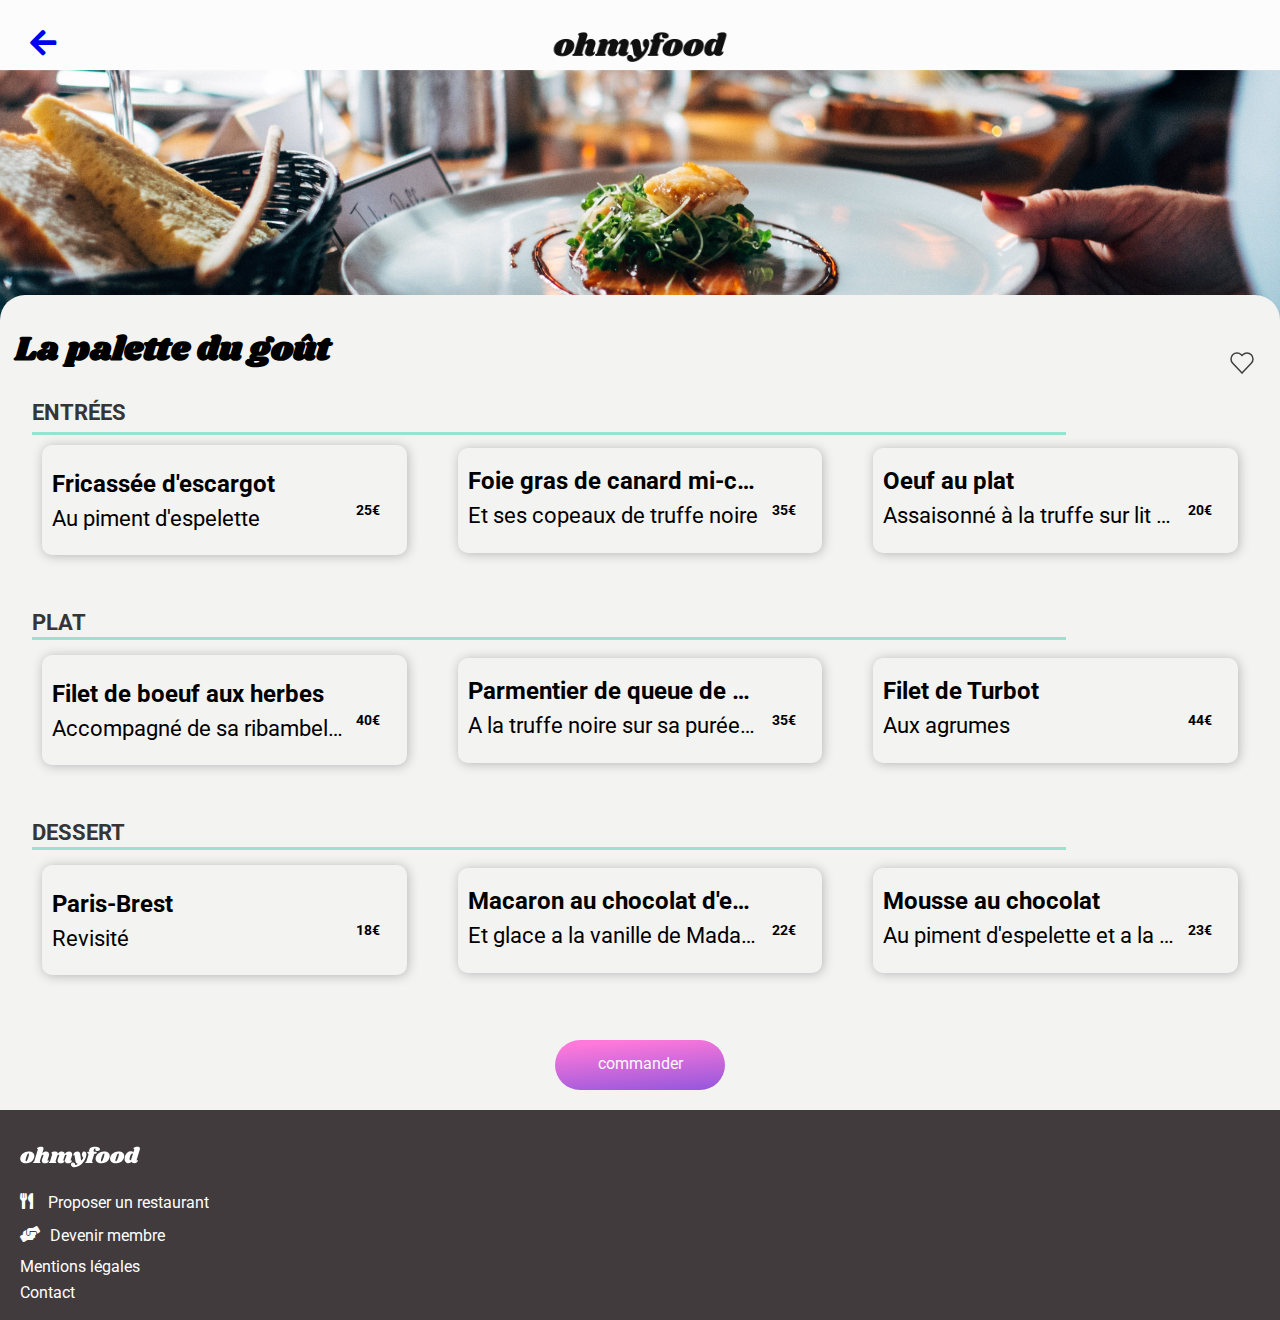
<file: menu1.html>
<!DOCTYPE html>
<html lang="en">
<head>
    <meta charset="UTF-8">
    <meta http-equiv="X-UA-Compatible" content="IE=edge">
    <meta name="viewport" content="width=device-width, initial-scale=1.0">
    <link rel="stylesheet" href="https://use.fontawesome.com/releases/v5.15.3/css/all.css">

    <link href="https://fonts.googleapis.com/css2?family=Roboto:wght@300&display=swap" rel="stylesheet">

    <link href="https://fonts.googleapis.com/css2?family=Roboto:wght@300&family=Shrikhand&display=swap" rel="stylesheet">

    <link rel="stylesheet" href="css/menu1.css">
    <title>1 menu restaurant La palette du goût</title>
</head>
<body>


    <div class="container">

        <header>
            <a href="index.html" class="retour">
                <i class="fas fa-arrow-left">
                </i>
            </a>
            <div class="logo">
                <img src="img/ohmyfood.png" alt="logo">
            </div>
        </header>


        <section class="photo">
            <img src="img/jay-wennington-N_Y88TWmGwA-unsplash.jpg" alt="photo restaurant">
        </section>



        <section class=" carte">

            <section class="nom-restaurant">
                <h1>La palette du goût</h1>
                    <div class="aime" >
                        <div class="icon heart" >
                            <svg  xmlns="http://www.w3.org/2000/svg" height="24" width="24" version="1.1"  >
                                <g transform="translate(0 -1028.4)">
                                <path d="m7 1031.4c-1.5355 0-3.0784 0.5-4.25 1.7-2.3431 2.4-2.2788 6.1 0 8.5l9.25 9.8 9.25-9.8c2.279-2.4 2.343-6.1 0-8.5-2.343-2.3-6.157-2.3-8.5 0l-0.75 0.8-0.75-0.8c-1.172-1.2-2.7145-1.7-4.25-1.7z" fill="#e74c3c"/>
                                </g>
                            </svg>
                        </div>
                    </div>
            </section>



            <div class="responsive-flex-carte">

                <section class="entrée ">
                    <h2>Entrées</h2>

                        <div class="responsive-box">

                                <div class="choix choix1">
                                    <div class="text">
                                        <h3>Fricassée d'escargot</h3>
                                            <p>Au piment d'espelette</p>
                                    </div>
                                    <div class="tarif">
                                        <p class="prix">25€</p>
                                    </div>
                                    <div class="coche">
                                        <i class="fas fa-check-circle"></i>  
                                    </div>
                                </div> 
                           
                                    
                            
                                <div class="choix choix2" >
                                    <div class="text">
                                        <h3>Foie gras de canard mi-cuit</h3>
                                            <p>Et ses copeaux de truffe noire</p>
                                    </div>
                                    <div class="tarif">
                                        <p class="prix">35€</p>
                                    </div>
                                    <div class="coche">
                                        <i class="fas fa-check-circle"></i>  
                                    </div>
                                </div>
                            

                            
                                <div class="choix choix3">
                                    <div class="text">
                                        <h3>Oeuf au plat</h3>
                                        <p>Assaisonné à la truffe sur lit de caviar</p>
                                    </div>
                                    <div class="tarif">
                                        <p class="prix">20€</p>
                                    </div>
                                    <div class="coche">
                                        <i class="fas fa-check-circle"></i>  
                                    </div>
                                </div>
                            

                        </div>

                </section>  

                <section class="plat ">
                    <h2>Plat</h2>

                        <div class="responsive-box">

                            
                                <div class="choix choix1b" >
                                    <div class="text short">
                                        <h3>Filet de boeuf aux herbes</h3>
                                        <p> Accompagné de sa ribambelle de légumes au piment d'espelette</p>
                                    </div>
                                    <div class="tarif">
                                        <p class="prix">40€</p>
                                    </div>
                                    <div class="coche">
                                        <i class="fas fa-check-circle"></i>  
                                    </div>
                                </div>
                            

                            
                                <div class="choix choix2b">
                                    <div class="text short">
                                        <h3>Parmentier de queue de boeuf</h3>
                                        <p>A la truffe noire sur sa purée de panais</p>
                                    </div>
                                    <div class="tarif">
                                        <p class="prix">35€</p>
                                    </div>
                                    <div class="coche">
                                        <i class="fas fa-check-circle"></i>  
                                    </div>
                                </div>
                            

                            
                                <div class="choix choix3b">
                                    <div class="text short">
                                        <h3>Filet de Turbot</h3>
                                        <p>Aux agrumes</p>
                                    </div>
                                    <div class="tarif">
                                        <p class="prix">44€</p>
                                    </div>
                                    <div class="coche">
                                        <i class="fas fa-check-circle"></i>  
                                    </div>
                                </div>
                            

                        </div>
                                
                </section>

                <section class="dessert ">
                    <h2>Dessert</h2>

                        <div class="responsive-box">

                            
                                <div class="choix choix1c">
                                    <div class="text">
                                        <h3>Paris-Brest</h3>
                                        <p>Revisité</p>
                                    </div>
                                    <div class="tarif">
                                        <p class="prix">18€</p>
                                    </div>
                                    <div class="coche">
                                        <i class="fas fa-check-circle"></i>  
                                    </div>
                                </div> 
                            


                            
                                <div class="choix choix2c">
                                    <div class="text">
                                        <h3>Macaron au chocolat d'exception</h3>
                                        <p>Et glace a la vanille de Madagascar</p>
                                    </div>
                                    <div class="tarif">
                                        <p class="prix">22€</p>
                                    </div>
                                    <div class="coche">
                                        <i class="fas fa-check-circle"></i>  
                                    </div>
                                </div>
                            


                            
                                <div class="choix choix3c">
                                    <div class="text">
                                        <h3>Mousse au chocolat</h3>
                                        <p>Au piment d'espelette et a la truffe noire</p>
                                    </div>
                                    <div class="tarif">
                                        <p class="prix">23€</p>
                                    </div>
                                    <div class="coche">
                                        <i class="fas fa-check-circle"></i>  
                                    </div>
                                </div> 
                            

                        </div>

                </section>


            </div>
            



            <section class="commande">
                <a href="#"> 
                    <p> commander</p>
                </a>
            </section>

        </section>

        <footer>
            <div class="foot" >
                <svg width="120" height="34" viewBox="0 0 196 34" fill="none" xmlns="http://www.w3.org/2000/svg">
                    <path d="M13.932 7.956C17.196 7.956 19.596 8.61599 21.132 9.936C22.692 11.256 23.472 12.984 23.472 15.12C23.472 15.84 23.376 16.644 23.184 17.532C22.728 19.5 21.876 21.228 20.628 22.716C19.38 24.18 17.844 25.32 16.02 26.136C14.22 26.928 12.264 27.324 10.152 27.324C6.81599 27.324 4.34399 26.664 2.73599 25.344C1.15199 24 0.359985 22.224 0.359985 20.016C0.359985 19.272 0.455985 18.444 0.647985 17.532C1.10399 15.66 1.96799 14.004 3.23999 12.564C4.53599 11.1 6.10799 9.972 7.95599 9.18C9.82799 8.364 11.82 7.956 13.932 7.956ZM13.824 11.16C13.32 11.16 12.78 11.616 12.204 12.528C11.652 13.416 10.992 15.108 10.224 17.604C9.45599 20.1 9.07199 21.852 9.07199 22.86C9.07199 23.388 9.15599 23.748 9.32399 23.94C9.49199 24.108 9.71999 24.192 10.008 24.192C10.512 24.24 11.028 23.808 11.556 22.896C12.108 21.984 12.792 20.208 13.608 17.568C14.352 15.24 14.724 13.548 14.724 12.492C14.724 11.988 14.64 11.64 14.472 11.448C14.328 11.256 14.112 11.16 13.824 11.16Z" fill="#101010"/>
                    <path d="M44.9899 22.032C44.9419 22.128 44.9179 22.272 44.9179 22.464C44.9179 22.632 44.9539 22.764 45.0259 22.86C45.1219 22.956 45.2419 23.004 45.3859 23.004C45.6739 23.004 45.9139 22.884 46.1059 22.644C46.3219 22.38 46.4659 22.248 46.5379 22.248C46.6579 22.248 46.7539 22.332 46.8259 22.5C46.8979 22.644 46.9339 22.824 46.9339 23.04C46.9579 23.736 46.7299 24.42 46.2499 25.092C45.7699 25.74 45.0619 26.28 44.1259 26.712C43.2139 27.12 42.1099 27.324 40.8139 27.324C39.2299 27.324 37.9699 26.964 37.0339 26.244C36.0979 25.5 35.6179 24.516 35.5939 23.292C35.5939 22.404 35.8099 21.408 36.2419 20.304L38.2219 15.12C38.3419 14.808 38.4019 14.556 38.4019 14.364C38.4019 14.052 38.2939 13.812 38.0779 13.644C37.8859 13.452 37.6459 13.356 37.3579 13.356C36.9019 13.356 36.4339 13.572 35.9539 14.004C35.4979 14.412 35.1259 15.084 34.8379 16.02V15.948L32.5699 23.256C32.4979 23.544 32.4619 23.796 32.4619 24.012C32.4619 24.324 32.5219 24.576 32.6419 24.768C32.7619 24.936 32.9299 25.104 33.1459 25.272C33.3139 25.44 33.4339 25.584 33.5059 25.704C33.5779 25.8 33.5899 25.932 33.5419 26.1C33.4219 26.412 33.1819 26.64 32.8219 26.784C32.4619 26.928 31.9099 27 31.1659 27H22.9579C22.3339 27 21.8779 26.904 21.5899 26.712C21.3019 26.496 21.2059 26.22 21.3019 25.884C21.3979 25.596 21.6499 25.344 22.0579 25.128C22.4179 24.936 22.7179 24.708 22.9579 24.444C23.1979 24.18 23.4019 23.76 23.5699 23.184L29.0419 5.22C29.1139 5.004 29.1499 4.824 29.1499 4.68C29.1499 4.416 29.0779 4.2 28.9339 4.032C28.8139 3.864 28.6459 3.696 28.4299 3.528C28.1899 3.336 28.0099 3.168 27.8899 3.024C27.7939 2.88 27.7819 2.688 27.8539 2.448C27.9979 1.896 28.7539 1.416 30.1219 1.00799C31.4899 0.599996 32.9179 0.395996 34.4059 0.395996C35.7979 0.395996 36.8179 0.659996 37.4659 1.188C38.1379 1.716 38.4739 2.436 38.4739 3.348C38.4739 3.876 38.3899 4.392 38.2219 4.896L36.2779 11.232C37.2139 10.008 38.1979 9.156 39.2299 8.676C40.2859 8.196 41.4259 7.956 42.6499 7.956C44.1139 7.956 45.2899 8.4 46.1779 9.288C47.0899 10.176 47.5459 11.328 47.5459 12.744C47.5459 13.488 47.4259 14.22 47.1859 14.94L44.9899 22.032Z" fill="#101010"/>
                    <path d="M82.7165 22.032C82.6685 22.128 82.6445 22.272 82.6445 22.464C82.6445 22.632 82.6805 22.764 82.7525 22.86C82.8485 22.956 82.9685 23.004 83.1125 23.004C83.4005 23.004 83.6405 22.884 83.8325 22.644C84.0485 22.38 84.1925 22.248 84.2645 22.248C84.3845 22.248 84.4805 22.332 84.5525 22.5C84.6245 22.644 84.6605 22.824 84.6605 23.04C84.6845 23.736 84.4565 24.42 83.9765 25.092C83.4965 25.74 82.7885 26.28 81.8525 26.712C80.9405 27.12 79.8365 27.324 78.5405 27.324C76.9565 27.324 75.6965 26.964 74.7605 26.244C73.8245 25.5 73.3445 24.516 73.3205 23.292C73.3205 22.404 73.5365 21.408 73.9685 20.304L75.9485 15.12C76.0685 14.808 76.1285 14.556 76.1285 14.364C76.1285 14.052 76.0205 13.812 75.8045 13.644C75.6125 13.452 75.3725 13.356 75.0845 13.356C74.6765 13.356 74.2565 13.536 73.8245 13.896C73.3925 14.256 73.0085 14.82 72.6725 15.588L70.6925 22.032C70.6445 22.128 70.6205 22.272 70.6205 22.464C70.6205 22.632 70.6565 22.764 70.7285 22.86C70.8245 22.956 70.9445 23.004 71.0885 23.004C71.3765 23.004 71.6165 22.884 71.8085 22.644C72.0245 22.38 72.1685 22.248 72.2405 22.248C72.3605 22.248 72.4565 22.332 72.5285 22.5C72.6005 22.644 72.6365 22.824 72.6365 23.04C72.6605 23.736 72.4325 24.42 71.9525 25.092C71.4725 25.74 70.7645 26.28 69.8285 26.712C68.9165 27.12 67.8125 27.324 66.5165 27.324C64.9325 27.324 63.6725 26.964 62.7365 26.244C61.8005 25.5 61.3205 24.516 61.2965 23.292C61.2965 22.404 61.5125 21.408 61.9445 20.304L63.9245 15.12C64.0445 14.808 64.1045 14.556 64.1045 14.364C64.1045 14.052 63.9965 13.812 63.7805 13.644C63.5885 13.452 63.3485 13.356 63.0605 13.356C62.6525 13.356 62.2325 13.536 61.8005 13.896C61.3685 14.232 61.0085 14.784 60.7205 15.552L58.3445 23.256C58.2485 23.52 58.2005 23.772 58.2005 24.012C58.2005 24.3 58.2605 24.54 58.3805 24.732C58.5005 24.9 58.6685 25.08 58.8845 25.272C59.0525 25.416 59.1725 25.548 59.2445 25.668C59.3165 25.788 59.3285 25.932 59.2805 26.1C59.1845 26.412 58.9565 26.64 58.5965 26.784C58.2365 26.928 57.6725 27 56.9045 27H48.6965C48.0725 27 47.6285 26.904 47.3645 26.712C47.0765 26.496 46.9685 26.22 47.0405 25.884C47.1365 25.596 47.3885 25.344 47.7965 25.128C48.1565 24.936 48.4565 24.708 48.6965 24.444C48.9365 24.18 49.1405 23.76 49.3085 23.184L52.5125 12.78C52.5605 12.66 52.5845 12.492 52.5845 12.276C52.5845 12.012 52.5245 11.808 52.4045 11.664C52.3085 11.52 52.1405 11.34 51.9005 11.124C51.6605 10.932 51.4925 10.764 51.3965 10.62C51.3005 10.476 51.2885 10.284 51.3605 10.044C51.5045 9.492 52.2605 9.012 53.6285 8.604C54.9965 8.172 56.4245 7.956 57.9125 7.956C59.0885 7.956 60.0125 8.28 60.6845 8.928C61.3805 9.576 61.7165 10.464 61.6925 11.592C62.6765 10.224 63.7085 9.276 64.7885 8.748C65.8925 8.22 67.0805 7.956 68.3525 7.956C69.7445 7.956 70.8725 8.364 71.7365 9.18C72.6245 9.972 73.1165 11.016 73.2125 12.312C74.2445 10.68 75.3485 9.552 76.5245 8.928C77.7005 8.28 78.9845 7.956 80.3765 7.956C81.8405 7.956 83.0165 8.4 83.9045 9.288C84.8165 10.176 85.2725 11.328 85.2725 12.744C85.2725 13.488 85.1525 14.22 84.9125 14.94L82.7165 22.032Z" fill="#101010"/>
                    <path d="M104.932 7.956C105.988 7.956 106.828 8.388 107.452 9.252C108.1 10.092 108.424 11.244 108.424 12.708C108.424 13.98 108.196 15.348 107.74 16.812C106.852 19.764 105.424 22.548 103.456 25.164C101.512 27.78 99.2675 29.88 96.7235 31.464C94.2035 33.048 91.6836 33.84 89.1636 33.84C87.9156 33.84 86.8355 33.624 85.9235 33.192C85.0355 32.76 84.3635 32.184 83.9075 31.464C83.4275 30.744 83.1875 29.976 83.1875 29.16C83.1875 28.8 83.2475 28.404 83.3675 27.972C83.5835 27.3 83.9435 26.784 84.4475 26.424C84.9515 26.064 85.5516 25.884 86.2476 25.884C87.3516 25.884 88.2515 26.256 88.9475 27C89.6675 27.768 90.1236 28.812 90.3156 30.132C91.8516 30.06 93.2675 29.4 94.5635 28.152C93.3395 27.936 92.4275 27.528 91.8275 26.928C91.2515 26.304 90.8555 25.344 90.6395 24.048L89.1995 15.228C89.1275 14.772 89.0195 14.46 88.8755 14.292C88.7555 14.1 88.5876 14.004 88.3716 14.004C88.2036 14.004 87.9995 14.088 87.7595 14.256C87.5435 14.424 87.3875 14.508 87.2915 14.508C87.0995 14.508 87.0035 14.304 87.0035 13.896C87.0035 13.56 87.0635 13.2 87.1835 12.816C87.6155 11.448 88.4196 10.296 89.5956 9.36C90.7716 8.4 92.1395 7.92 93.6995 7.92C95.2355 7.92 96.3635 8.376 97.0835 9.288C97.8275 10.2 98.3076 11.604 98.5236 13.5L99.6035 21.42C99.6755 22.02 99.8915 22.32 100.252 22.32C100.684 22.32 101.188 21.936 101.764 21.168C102.34 20.376 102.904 19.26 103.456 17.82C102.736 17.172 102.184 16.428 101.8 15.588C101.416 14.748 101.224 13.848 101.224 12.888C101.224 12.144 101.32 11.472 101.512 10.872C101.8 9.912 102.244 9.192 102.844 8.712C103.468 8.208 104.164 7.956 104.932 7.956Z" fill="#101010"/>
                    <path d="M122.864 0.395996C125.432 0.395996 127.352 0.791996 128.624 1.584C129.92 2.352 130.568 3.3 130.568 4.428C130.568 5.34 130.184 6.048 129.416 6.552C128.672 7.032 127.688 7.272 126.464 7.272C125.336 7.272 124.46 6.996 123.836 6.444C123.212 5.892 122.9 5.208 122.9 4.392C122.9 3.888 123.056 3.36 123.368 2.808C122.648 2.808 122.048 2.988 121.568 3.348C121.088 3.684 120.716 4.272 120.452 5.112C120.308 5.64 120.236 6.132 120.236 6.588C120.236 7.164 120.332 7.62 120.524 7.956C120.74 8.268 121.04 8.424 121.424 8.424H123.548C124.796 8.424 125.42 8.808 125.42 9.576C125.42 9.672 125.396 9.816 125.348 10.008C125.204 10.536 124.904 10.932 124.448 11.196C124.016 11.46 123.356 11.592 122.468 11.592H121.388L117.824 23.256C117.752 23.544 117.716 23.796 117.716 24.012C117.716 24.324 117.776 24.576 117.896 24.768C118.016 24.936 118.184 25.104 118.4 25.272C118.568 25.44 118.688 25.584 118.76 25.704C118.832 25.8 118.844 25.932 118.796 26.1C118.676 26.412 118.436 26.64 118.076 26.784C117.716 26.928 117.164 27 116.42 27H108.212C107.588 27 107.132 26.904 106.844 26.712C106.556 26.496 106.46 26.22 106.556 25.884C106.652 25.596 106.904 25.344 107.312 25.128C107.672 24.936 107.972 24.708 108.212 24.444C108.452 24.18 108.656 23.76 108.824 23.184L111.632 13.968C111.752 13.608 111.812 13.236 111.812 12.852C111.812 12.372 111.704 12 111.488 11.736C111.296 11.448 110.996 11.136 110.588 10.8C110.324 10.584 110.12 10.404 109.976 10.26C109.856 10.092 109.796 9.9 109.796 9.684C109.772 9.228 109.928 8.904 110.264 8.712C110.624 8.52 111.296 8.424 112.28 8.424H113.18C113.012 7.824 112.928 7.224 112.928 6.624C112.928 6.024 113.036 5.4 113.252 4.752C113.708 3.528 114.68 2.496 116.168 1.65599C117.68 0.815996 119.912 0.395996 122.864 0.395996Z" fill="#101010"/>
                    <path d="M137.084 7.956C140.348 7.956 142.748 8.61599 144.284 9.936C145.844 11.256 146.624 12.984 146.624 15.12C146.624 15.84 146.528 16.644 146.336 17.532C145.88 19.5 145.028 21.228 143.78 22.716C142.532 24.18 140.996 25.32 139.172 26.136C137.372 26.928 135.416 27.324 133.304 27.324C129.968 27.324 127.496 26.664 125.888 25.344C124.304 24 123.512 22.224 123.512 20.016C123.512 19.272 123.608 18.444 123.8 17.532C124.256 15.66 125.12 14.004 126.392 12.564C127.688 11.1 129.26 9.972 131.108 9.18C132.98 8.364 134.972 7.956 137.084 7.956ZM136.976 11.16C136.472 11.16 135.932 11.616 135.356 12.528C134.804 13.416 134.144 15.108 133.376 17.604C132.608 20.1 132.224 21.852 132.224 22.86C132.224 23.388 132.308 23.748 132.476 23.94C132.644 24.108 132.872 24.192 133.16 24.192C133.664 24.24 134.18 23.808 134.708 22.896C135.26 21.984 135.944 20.208 136.76 17.568C137.504 15.24 137.876 13.548 137.876 12.492C137.876 11.988 137.792 11.64 137.624 11.448C137.48 11.256 137.264 11.16 136.976 11.16Z" fill="#101010"/>
                    <path d="M160.709 7.956C163.973 7.956 166.373 8.61599 167.909 9.936C169.469 11.256 170.249 12.984 170.249 15.12C170.249 15.84 170.153 16.644 169.961 17.532C169.505 19.5 168.653 21.228 167.405 22.716C166.157 24.18 164.621 25.32 162.797 26.136C160.997 26.928 159.041 27.324 156.929 27.324C153.593 27.324 151.121 26.664 149.513 25.344C147.929 24 147.137 22.224 147.137 20.016C147.137 19.272 147.233 18.444 147.425 17.532C147.881 15.66 148.745 14.004 150.017 12.564C151.313 11.1 152.885 9.972 154.733 9.18C156.605 8.364 158.597 7.956 160.709 7.956ZM160.601 11.16C160.097 11.16 159.557 11.616 158.981 12.528C158.429 13.416 157.769 15.108 157.001 17.604C156.233 20.1 155.849 21.852 155.849 22.86C155.849 23.388 155.933 23.748 156.101 23.94C156.269 24.108 156.497 24.192 156.785 24.192C157.289 24.24 157.805 23.808 158.333 22.896C158.885 21.984 159.569 20.208 160.385 17.568C161.129 15.24 161.501 13.548 161.501 12.492C161.501 11.988 161.417 11.64 161.249 11.448C161.105 11.256 160.889 11.16 160.601 11.16Z" fill="#101010"/>
                    <path d="M190.526 21.816C190.478 22.008 190.454 22.14 190.454 22.212C190.454 22.38 190.502 22.512 190.598 22.608C190.694 22.704 190.814 22.752 190.958 22.752C191.246 22.752 191.486 22.632 191.678 22.392C191.894 22.128 192.038 21.996 192.11 21.996C192.23 21.996 192.326 22.08 192.398 22.248C192.47 22.416 192.506 22.608 192.506 22.824C192.53 23.472 192.278 24.132 191.75 24.804C191.246 25.476 190.562 26.028 189.698 26.46C188.834 26.892 187.898 27.108 186.89 27.108C185.69 27.108 184.646 26.88 183.758 26.424C182.87 25.968 182.258 25.368 181.922 24.624C181.274 25.464 180.53 26.088 179.69 26.496C178.85 26.904 177.962 27.108 177.026 27.108C175.922 27.108 174.89 26.832 173.93 26.28C172.994 25.728 172.238 24.948 171.662 23.94C171.11 22.908 170.834 21.744 170.834 20.448C170.834 18.264 171.242 16.212 172.058 14.292C172.898 12.348 174.062 10.788 175.55 9.612C177.038 8.412 178.73 7.812 180.626 7.812C181.658 7.812 182.534 7.932 183.254 8.172C183.998 8.412 184.67 8.772 185.27 9.252L186.494 5.22C186.566 5.004 186.602 4.824 186.602 4.68C186.602 4.416 186.53 4.2 186.386 4.032C186.266 3.864 186.098 3.696 185.882 3.528C185.642 3.336 185.462 3.168 185.342 3.024C185.246 2.88 185.234 2.688 185.306 2.448C185.45 1.896 186.206 1.416 187.574 1.00799C188.942 0.599996 190.37 0.395996 191.858 0.395996C193.25 0.395996 194.27 0.659996 194.918 1.188C195.59 1.716 195.926 2.436 195.926 3.348C195.926 3.876 195.842 4.392 195.674 4.896L190.526 21.816ZM184.514 11.7C184.13 11.364 183.71 11.196 183.254 11.196C182.558 11.196 181.874 11.712 181.202 12.744C180.53 13.776 179.99 15.024 179.582 16.488C179.174 17.952 178.982 19.272 179.006 20.448C179.006 21.768 179.438 22.428 180.302 22.428C180.614 22.428 180.878 22.308 181.094 22.068C181.31 21.804 181.514 21.384 181.706 20.808L184.514 11.7Z" fill="#101010"/>
                </svg>
                <div class="proposer" >
                    <i class="fas fa-utensils"></i> 
                    <p>Proposer un restaurant</p>
                </div>
                <div class="devenir" >
                    <i class="fas fa-hands-helping"></i> 
                    <p>Devenir membre</p>
                </div>
                <p>Mentions légales</p>
                <a href="mailto:ohmyfood@gmail.com">Contact</a> 
            </div>
        </footer>

    </div>
    
</body>
</html>
</file>
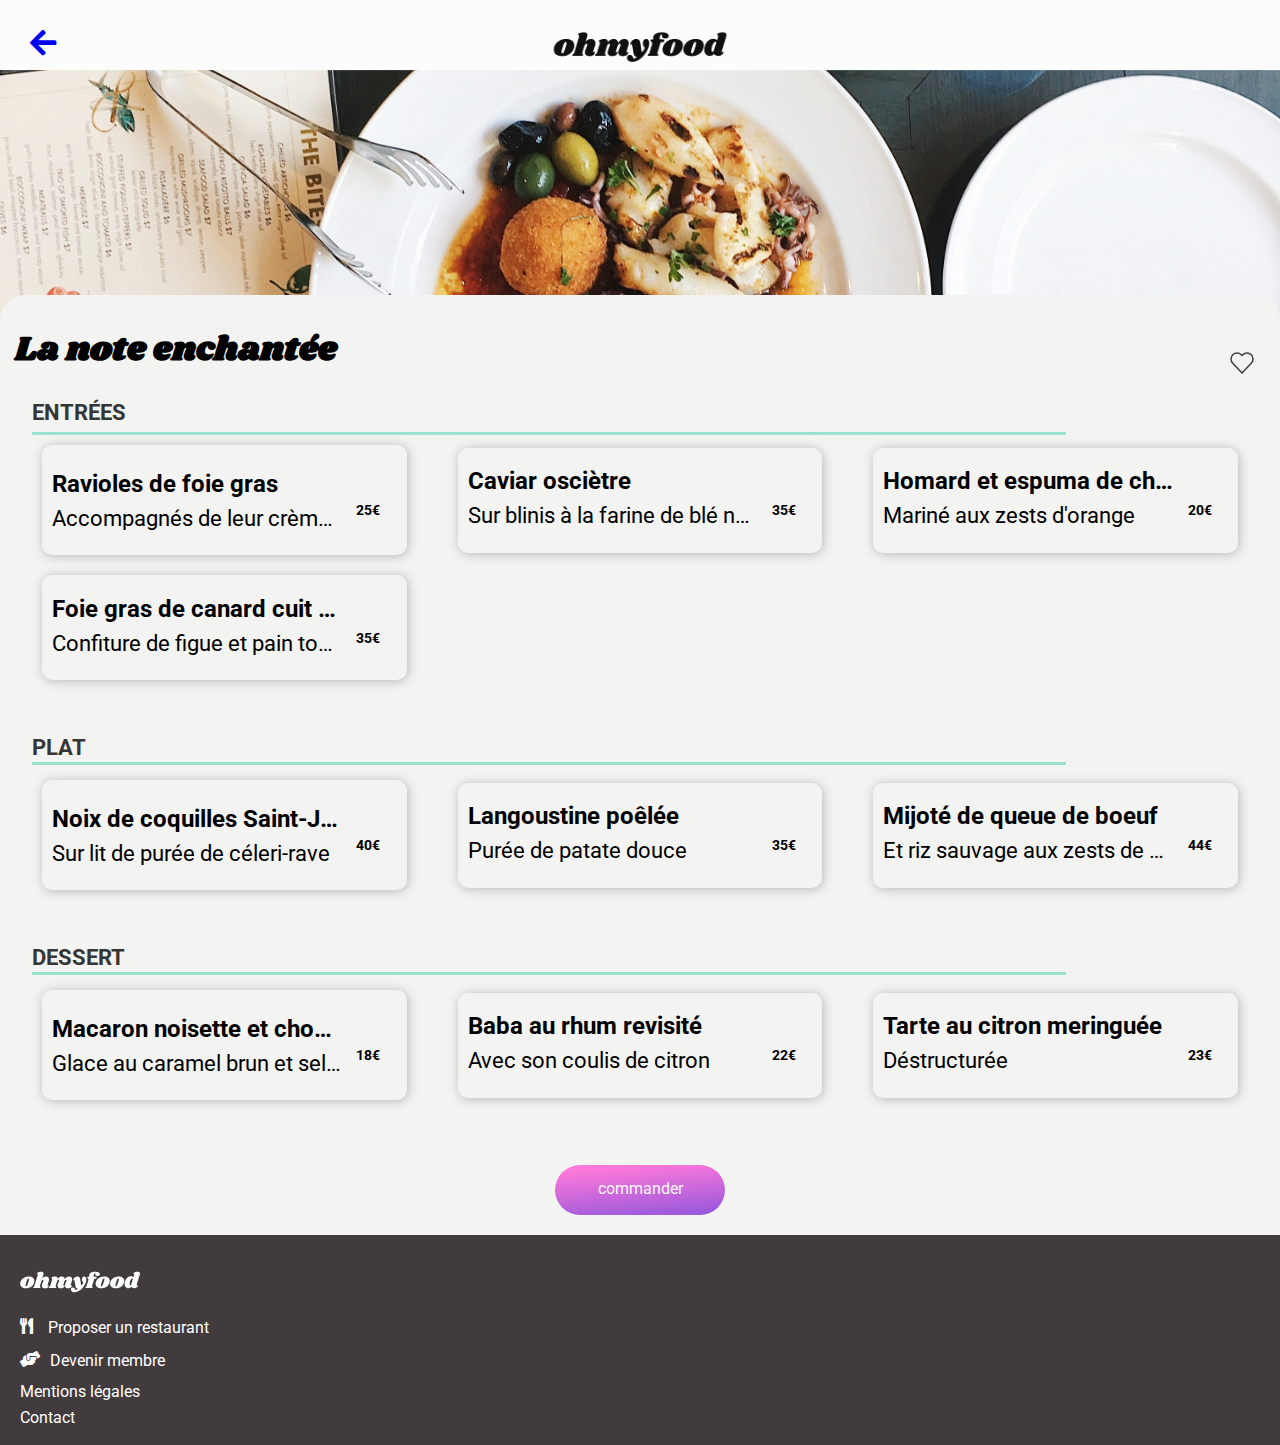
<file: menu2.html>
<!DOCTYPE html>
<html lang="en">
<head>
    <meta charset="UTF-8">
    <meta http-equiv="X-UA-Compatible" content="IE=edge">
    <meta name="viewport" content="width=device-width, initial-scale=1.0">
    <link rel="stylesheet" href="https://use.fontawesome.com/releases/v5.15.3/css/all.css">

    <link href="https://fonts.googleapis.com/css2?family=Roboto:wght@300&display=swap" rel="stylesheet">

    <link href="https://fonts.googleapis.com/css2?family=Roboto:wght@300&family=Shrikhand&display=swap" rel="stylesheet">

    <link rel="stylesheet" href="css/menu2.css">
    <title>2 menu restaurant La note enchantée </title>
</head>
<body>


    <div class="container">

        <header>
            <a href="index.html" class="retour">
                <i class="fas fa-arrow-left">
                </i>
            </a>
            <div class="logo">
                <img src="img/ohmyfood.png" alt="logo">
            </div>
        </header>


        <section class=" photo">
            <img src="img/stil-u2Lp8tXIcjw-unsplash.jpg" alt="photo restaurant">
        </section>



        <section class=" carte">

            <section class="nom-restaurant">
                <h1>La note enchantée</h1>
                    <div class="aime" >
                        <div class="icon heart" >
                            <svg  xmlns="http://www.w3.org/2000/svg" height="24" width="24" version="1.1"  >
                                <g transform="translate(0 -1028.4)">
                                <path d="m7 1031.4c-1.5355 0-3.0784 0.5-4.25 1.7-2.3431 2.4-2.2788 6.1 0 8.5l9.25 9.8 9.25-9.8c2.279-2.4 2.343-6.1 0-8.5-2.343-2.3-6.157-2.3-8.5 0l-0.75 0.8-0.75-0.8c-1.172-1.2-2.7145-1.7-4.25-1.7z" fill="#e74c3c"/>
                                </g>
                            </svg>
                        </div>
                    </div>
            </section>

            <div class="responsive-flex-carte">

                <section class="entrée ">
                    <h2>Entrées</h2>

                        <div class="responsive-box">

                            
                                <div class="choix choix1">
                                    <div class="text">
                                        <h3>Ravioles de foie gras</h3>
                                        <p>Accompagnés de leur crème à la truffe</p>
                                    </div>
                                    <div class="tarif">
                                        <p class="prix">25€</p>
                                    </div>
                                    <div class="coche">
                                        <i class="fas fa-check-circle"></i>  
                                    </div>
                                </div> 
                            
                 
                            
                                <div class="choix choix2" >
                                    <div class="text">
                                        <h3>Caviar osciètre</h3>
                                        <p>Sur blinis à la farine de blé noir</p>
                                    </div>
                                    <div class="tarif">
                                        <p class="prix">35€</p>
                                    </div>
                                    <div class="coche">
                                        <i class="fas fa-check-circle"></i>  
                                    </div>
                                </div>
                            
                                    
                            
                                <div class="choix choix3">
                                    <div class="text">
                                        <h3>Homard et espuma de chou-fleur</h3>
                                        <p>Mariné aux zests d'orange</p>
                                    </div>
                                    <div class="tarif">
                                        <p class="prix">20€</p>
                                    </div>
                                    <div class="coche">
                                        <i class="fas fa-check-circle"></i>  
                                    </div>
                                </div>
                            

                            
                                <div class="choix choix4">
                                    <div class="text">
                                        <h3>Foie gras de canard cuit entier</h3>
                                        <p>Confiture de figue et pain toasté</p>
                                    </div>
                                    <div class="tarif">
                                        <p class="prix">35€</p>
                                    </div>
                                    <div class="coche">
                                        <i class="fas fa-check-circle"></i>  
                                    </div>
                                </div>
                            

                        </div>
                </section>   
            



                <section class="plat ">
                    <h2>Plat</h2>


                        <div class="responsive-box">

                            
                                <div class="choix choix1b" >
                                    <div class="text short">
                                        <h3>Noix de coquilles Saint-Jacques</h3>
                                        <p>Sur lit de purée de céleri-rave</p>
                                    </div>
                                    <div class="tarif">
                                        <p class="prix">40€</p>
                                    </div>
                                    <div class="coche">
                                        <i class="fas fa-check-circle"></i>  
                                    </div>
                                </div>
                            

                            
                                <div class="choix choix2b">
                                    <div class="text short">
                                        <h3>Langoustine poêlée</h3>
                                        <p>Purée de patate douce</p>
                                    </div>
                                    <div class="tarif">
                                        <p class="prix">35€</p>
                                    </div>
                                    <div class="coche">
                                        <i class="fas fa-check-circle"></i>  
                                    </div>
                                </div>
                            

                            
                                <div class="choix choix3b">
                                    <div class="text short">
                                        <h3>Mijoté de queue de boeuf</h3>
                                        <p>Et riz sauvage aux zests de citron</p>
                                    </div>
                                    <div class="tarif">
                                        <p class="prix">44€</p>
                                    </div>
                                    <div class="coche">
                                        <i class="fas fa-check-circle"></i>  
                                    </div>
                                </div>
                            

                        </div>
                                
                </section>





                <section class="dessert ">
                    <h2>Dessert</h2>

                        <div class="responsive-box">

                            
                                <div class="choix choix1c">
                                    <div class="text">
                                        <h3>Macaron noisette et chocolat</h3>
                                        <p>Glace au caramel brun et sel de Guérande</p>
                                    </div>
                                    <div class="tarif">
                                        <p class="prix">18€</p>
                                    </div>
                                    <div class="coche">
                                        <i class="fas fa-check-circle"></i>  
                                    </div>
                                </div> 
                            


                            
                                <div class="choix choix2c">
                                    <div class="text">
                                        <h3>Baba au rhum revisité</h3>
                                        <p>Avec son coulis de citron</p>
                                    </div>
                                    <div class="tarif">
                                        <p class="prix">22€</p>
                                    </div>
                                    <div class="coche">
                                        <i class="fas fa-check-circle"></i>  
                                    </div>
                                </div>
                            


                            
                                <div class="choix choix3c">
                                    <div class="text">
                                        <h3>Tarte au citron meringuée</h3>
                                        <p>Déstructurée</p>
                                    </div>
                                    <div class="tarif">
                                            <p class="prix">23€</p>
                                    </div>
                                    <div class="coche">
                                        <i class="fas fa-check-circle"></i>  
                                    </div>
                                </div> 
                            

                        </div>

                </section>


            </div>
            



            <section class="commande">
                <a href="#"> 
                    <p> commander</p>
                </a>
            </section>

        </section>

        <footer>
            <div class="foot" >
                <svg width="120" height="34" viewBox="0 0 196 34" fill="none" xmlns="http://www.w3.org/2000/svg">
                    <path d="M13.932 7.956C17.196 7.956 19.596 8.61599 21.132 9.936C22.692 11.256 23.472 12.984 23.472 15.12C23.472 15.84 23.376 16.644 23.184 17.532C22.728 19.5 21.876 21.228 20.628 22.716C19.38 24.18 17.844 25.32 16.02 26.136C14.22 26.928 12.264 27.324 10.152 27.324C6.81599 27.324 4.34399 26.664 2.73599 25.344C1.15199 24 0.359985 22.224 0.359985 20.016C0.359985 19.272 0.455985 18.444 0.647985 17.532C1.10399 15.66 1.96799 14.004 3.23999 12.564C4.53599 11.1 6.10799 9.972 7.95599 9.18C9.82799 8.364 11.82 7.956 13.932 7.956ZM13.824 11.16C13.32 11.16 12.78 11.616 12.204 12.528C11.652 13.416 10.992 15.108 10.224 17.604C9.45599 20.1 9.07199 21.852 9.07199 22.86C9.07199 23.388 9.15599 23.748 9.32399 23.94C9.49199 24.108 9.71999 24.192 10.008 24.192C10.512 24.24 11.028 23.808 11.556 22.896C12.108 21.984 12.792 20.208 13.608 17.568C14.352 15.24 14.724 13.548 14.724 12.492C14.724 11.988 14.64 11.64 14.472 11.448C14.328 11.256 14.112 11.16 13.824 11.16Z" fill="#101010"/>
                    <path d="M44.9899 22.032C44.9419 22.128 44.9179 22.272 44.9179 22.464C44.9179 22.632 44.9539 22.764 45.0259 22.86C45.1219 22.956 45.2419 23.004 45.3859 23.004C45.6739 23.004 45.9139 22.884 46.1059 22.644C46.3219 22.38 46.4659 22.248 46.5379 22.248C46.6579 22.248 46.7539 22.332 46.8259 22.5C46.8979 22.644 46.9339 22.824 46.9339 23.04C46.9579 23.736 46.7299 24.42 46.2499 25.092C45.7699 25.74 45.0619 26.28 44.1259 26.712C43.2139 27.12 42.1099 27.324 40.8139 27.324C39.2299 27.324 37.9699 26.964 37.0339 26.244C36.0979 25.5 35.6179 24.516 35.5939 23.292C35.5939 22.404 35.8099 21.408 36.2419 20.304L38.2219 15.12C38.3419 14.808 38.4019 14.556 38.4019 14.364C38.4019 14.052 38.2939 13.812 38.0779 13.644C37.8859 13.452 37.6459 13.356 37.3579 13.356C36.9019 13.356 36.4339 13.572 35.9539 14.004C35.4979 14.412 35.1259 15.084 34.8379 16.02V15.948L32.5699 23.256C32.4979 23.544 32.4619 23.796 32.4619 24.012C32.4619 24.324 32.5219 24.576 32.6419 24.768C32.7619 24.936 32.9299 25.104 33.1459 25.272C33.3139 25.44 33.4339 25.584 33.5059 25.704C33.5779 25.8 33.5899 25.932 33.5419 26.1C33.4219 26.412 33.1819 26.64 32.8219 26.784C32.4619 26.928 31.9099 27 31.1659 27H22.9579C22.3339 27 21.8779 26.904 21.5899 26.712C21.3019 26.496 21.2059 26.22 21.3019 25.884C21.3979 25.596 21.6499 25.344 22.0579 25.128C22.4179 24.936 22.7179 24.708 22.9579 24.444C23.1979 24.18 23.4019 23.76 23.5699 23.184L29.0419 5.22C29.1139 5.004 29.1499 4.824 29.1499 4.68C29.1499 4.416 29.0779 4.2 28.9339 4.032C28.8139 3.864 28.6459 3.696 28.4299 3.528C28.1899 3.336 28.0099 3.168 27.8899 3.024C27.7939 2.88 27.7819 2.688 27.8539 2.448C27.9979 1.896 28.7539 1.416 30.1219 1.00799C31.4899 0.599996 32.9179 0.395996 34.4059 0.395996C35.7979 0.395996 36.8179 0.659996 37.4659 1.188C38.1379 1.716 38.4739 2.436 38.4739 3.348C38.4739 3.876 38.3899 4.392 38.2219 4.896L36.2779 11.232C37.2139 10.008 38.1979 9.156 39.2299 8.676C40.2859 8.196 41.4259 7.956 42.6499 7.956C44.1139 7.956 45.2899 8.4 46.1779 9.288C47.0899 10.176 47.5459 11.328 47.5459 12.744C47.5459 13.488 47.4259 14.22 47.1859 14.94L44.9899 22.032Z" fill="#101010"/>
                    <path d="M82.7165 22.032C82.6685 22.128 82.6445 22.272 82.6445 22.464C82.6445 22.632 82.6805 22.764 82.7525 22.86C82.8485 22.956 82.9685 23.004 83.1125 23.004C83.4005 23.004 83.6405 22.884 83.8325 22.644C84.0485 22.38 84.1925 22.248 84.2645 22.248C84.3845 22.248 84.4805 22.332 84.5525 22.5C84.6245 22.644 84.6605 22.824 84.6605 23.04C84.6845 23.736 84.4565 24.42 83.9765 25.092C83.4965 25.74 82.7885 26.28 81.8525 26.712C80.9405 27.12 79.8365 27.324 78.5405 27.324C76.9565 27.324 75.6965 26.964 74.7605 26.244C73.8245 25.5 73.3445 24.516 73.3205 23.292C73.3205 22.404 73.5365 21.408 73.9685 20.304L75.9485 15.12C76.0685 14.808 76.1285 14.556 76.1285 14.364C76.1285 14.052 76.0205 13.812 75.8045 13.644C75.6125 13.452 75.3725 13.356 75.0845 13.356C74.6765 13.356 74.2565 13.536 73.8245 13.896C73.3925 14.256 73.0085 14.82 72.6725 15.588L70.6925 22.032C70.6445 22.128 70.6205 22.272 70.6205 22.464C70.6205 22.632 70.6565 22.764 70.7285 22.86C70.8245 22.956 70.9445 23.004 71.0885 23.004C71.3765 23.004 71.6165 22.884 71.8085 22.644C72.0245 22.38 72.1685 22.248 72.2405 22.248C72.3605 22.248 72.4565 22.332 72.5285 22.5C72.6005 22.644 72.6365 22.824 72.6365 23.04C72.6605 23.736 72.4325 24.42 71.9525 25.092C71.4725 25.74 70.7645 26.28 69.8285 26.712C68.9165 27.12 67.8125 27.324 66.5165 27.324C64.9325 27.324 63.6725 26.964 62.7365 26.244C61.8005 25.5 61.3205 24.516 61.2965 23.292C61.2965 22.404 61.5125 21.408 61.9445 20.304L63.9245 15.12C64.0445 14.808 64.1045 14.556 64.1045 14.364C64.1045 14.052 63.9965 13.812 63.7805 13.644C63.5885 13.452 63.3485 13.356 63.0605 13.356C62.6525 13.356 62.2325 13.536 61.8005 13.896C61.3685 14.232 61.0085 14.784 60.7205 15.552L58.3445 23.256C58.2485 23.52 58.2005 23.772 58.2005 24.012C58.2005 24.3 58.2605 24.54 58.3805 24.732C58.5005 24.9 58.6685 25.08 58.8845 25.272C59.0525 25.416 59.1725 25.548 59.2445 25.668C59.3165 25.788 59.3285 25.932 59.2805 26.1C59.1845 26.412 58.9565 26.64 58.5965 26.784C58.2365 26.928 57.6725 27 56.9045 27H48.6965C48.0725 27 47.6285 26.904 47.3645 26.712C47.0765 26.496 46.9685 26.22 47.0405 25.884C47.1365 25.596 47.3885 25.344 47.7965 25.128C48.1565 24.936 48.4565 24.708 48.6965 24.444C48.9365 24.18 49.1405 23.76 49.3085 23.184L52.5125 12.78C52.5605 12.66 52.5845 12.492 52.5845 12.276C52.5845 12.012 52.5245 11.808 52.4045 11.664C52.3085 11.52 52.1405 11.34 51.9005 11.124C51.6605 10.932 51.4925 10.764 51.3965 10.62C51.3005 10.476 51.2885 10.284 51.3605 10.044C51.5045 9.492 52.2605 9.012 53.6285 8.604C54.9965 8.172 56.4245 7.956 57.9125 7.956C59.0885 7.956 60.0125 8.28 60.6845 8.928C61.3805 9.576 61.7165 10.464 61.6925 11.592C62.6765 10.224 63.7085 9.276 64.7885 8.748C65.8925 8.22 67.0805 7.956 68.3525 7.956C69.7445 7.956 70.8725 8.364 71.7365 9.18C72.6245 9.972 73.1165 11.016 73.2125 12.312C74.2445 10.68 75.3485 9.552 76.5245 8.928C77.7005 8.28 78.9845 7.956 80.3765 7.956C81.8405 7.956 83.0165 8.4 83.9045 9.288C84.8165 10.176 85.2725 11.328 85.2725 12.744C85.2725 13.488 85.1525 14.22 84.9125 14.94L82.7165 22.032Z" fill="#101010"/>
                    <path d="M104.932 7.956C105.988 7.956 106.828 8.388 107.452 9.252C108.1 10.092 108.424 11.244 108.424 12.708C108.424 13.98 108.196 15.348 107.74 16.812C106.852 19.764 105.424 22.548 103.456 25.164C101.512 27.78 99.2675 29.88 96.7235 31.464C94.2035 33.048 91.6836 33.84 89.1636 33.84C87.9156 33.84 86.8355 33.624 85.9235 33.192C85.0355 32.76 84.3635 32.184 83.9075 31.464C83.4275 30.744 83.1875 29.976 83.1875 29.16C83.1875 28.8 83.2475 28.404 83.3675 27.972C83.5835 27.3 83.9435 26.784 84.4475 26.424C84.9515 26.064 85.5516 25.884 86.2476 25.884C87.3516 25.884 88.2515 26.256 88.9475 27C89.6675 27.768 90.1236 28.812 90.3156 30.132C91.8516 30.06 93.2675 29.4 94.5635 28.152C93.3395 27.936 92.4275 27.528 91.8275 26.928C91.2515 26.304 90.8555 25.344 90.6395 24.048L89.1995 15.228C89.1275 14.772 89.0195 14.46 88.8755 14.292C88.7555 14.1 88.5876 14.004 88.3716 14.004C88.2036 14.004 87.9995 14.088 87.7595 14.256C87.5435 14.424 87.3875 14.508 87.2915 14.508C87.0995 14.508 87.0035 14.304 87.0035 13.896C87.0035 13.56 87.0635 13.2 87.1835 12.816C87.6155 11.448 88.4196 10.296 89.5956 9.36C90.7716 8.4 92.1395 7.92 93.6995 7.92C95.2355 7.92 96.3635 8.376 97.0835 9.288C97.8275 10.2 98.3076 11.604 98.5236 13.5L99.6035 21.42C99.6755 22.02 99.8915 22.32 100.252 22.32C100.684 22.32 101.188 21.936 101.764 21.168C102.34 20.376 102.904 19.26 103.456 17.82C102.736 17.172 102.184 16.428 101.8 15.588C101.416 14.748 101.224 13.848 101.224 12.888C101.224 12.144 101.32 11.472 101.512 10.872C101.8 9.912 102.244 9.192 102.844 8.712C103.468 8.208 104.164 7.956 104.932 7.956Z" fill="#101010"/>
                    <path d="M122.864 0.395996C125.432 0.395996 127.352 0.791996 128.624 1.584C129.92 2.352 130.568 3.3 130.568 4.428C130.568 5.34 130.184 6.048 129.416 6.552C128.672 7.032 127.688 7.272 126.464 7.272C125.336 7.272 124.46 6.996 123.836 6.444C123.212 5.892 122.9 5.208 122.9 4.392C122.9 3.888 123.056 3.36 123.368 2.808C122.648 2.808 122.048 2.988 121.568 3.348C121.088 3.684 120.716 4.272 120.452 5.112C120.308 5.64 120.236 6.132 120.236 6.588C120.236 7.164 120.332 7.62 120.524 7.956C120.74 8.268 121.04 8.424 121.424 8.424H123.548C124.796 8.424 125.42 8.808 125.42 9.576C125.42 9.672 125.396 9.816 125.348 10.008C125.204 10.536 124.904 10.932 124.448 11.196C124.016 11.46 123.356 11.592 122.468 11.592H121.388L117.824 23.256C117.752 23.544 117.716 23.796 117.716 24.012C117.716 24.324 117.776 24.576 117.896 24.768C118.016 24.936 118.184 25.104 118.4 25.272C118.568 25.44 118.688 25.584 118.76 25.704C118.832 25.8 118.844 25.932 118.796 26.1C118.676 26.412 118.436 26.64 118.076 26.784C117.716 26.928 117.164 27 116.42 27H108.212C107.588 27 107.132 26.904 106.844 26.712C106.556 26.496 106.46 26.22 106.556 25.884C106.652 25.596 106.904 25.344 107.312 25.128C107.672 24.936 107.972 24.708 108.212 24.444C108.452 24.18 108.656 23.76 108.824 23.184L111.632 13.968C111.752 13.608 111.812 13.236 111.812 12.852C111.812 12.372 111.704 12 111.488 11.736C111.296 11.448 110.996 11.136 110.588 10.8C110.324 10.584 110.12 10.404 109.976 10.26C109.856 10.092 109.796 9.9 109.796 9.684C109.772 9.228 109.928 8.904 110.264 8.712C110.624 8.52 111.296 8.424 112.28 8.424H113.18C113.012 7.824 112.928 7.224 112.928 6.624C112.928 6.024 113.036 5.4 113.252 4.752C113.708 3.528 114.68 2.496 116.168 1.65599C117.68 0.815996 119.912 0.395996 122.864 0.395996Z" fill="#101010"/>
                    <path d="M137.084 7.956C140.348 7.956 142.748 8.61599 144.284 9.936C145.844 11.256 146.624 12.984 146.624 15.12C146.624 15.84 146.528 16.644 146.336 17.532C145.88 19.5 145.028 21.228 143.78 22.716C142.532 24.18 140.996 25.32 139.172 26.136C137.372 26.928 135.416 27.324 133.304 27.324C129.968 27.324 127.496 26.664 125.888 25.344C124.304 24 123.512 22.224 123.512 20.016C123.512 19.272 123.608 18.444 123.8 17.532C124.256 15.66 125.12 14.004 126.392 12.564C127.688 11.1 129.26 9.972 131.108 9.18C132.98 8.364 134.972 7.956 137.084 7.956ZM136.976 11.16C136.472 11.16 135.932 11.616 135.356 12.528C134.804 13.416 134.144 15.108 133.376 17.604C132.608 20.1 132.224 21.852 132.224 22.86C132.224 23.388 132.308 23.748 132.476 23.94C132.644 24.108 132.872 24.192 133.16 24.192C133.664 24.24 134.18 23.808 134.708 22.896C135.26 21.984 135.944 20.208 136.76 17.568C137.504 15.24 137.876 13.548 137.876 12.492C137.876 11.988 137.792 11.64 137.624 11.448C137.48 11.256 137.264 11.16 136.976 11.16Z" fill="#101010"/>
                    <path d="M160.709 7.956C163.973 7.956 166.373 8.61599 167.909 9.936C169.469 11.256 170.249 12.984 170.249 15.12C170.249 15.84 170.153 16.644 169.961 17.532C169.505 19.5 168.653 21.228 167.405 22.716C166.157 24.18 164.621 25.32 162.797 26.136C160.997 26.928 159.041 27.324 156.929 27.324C153.593 27.324 151.121 26.664 149.513 25.344C147.929 24 147.137 22.224 147.137 20.016C147.137 19.272 147.233 18.444 147.425 17.532C147.881 15.66 148.745 14.004 150.017 12.564C151.313 11.1 152.885 9.972 154.733 9.18C156.605 8.364 158.597 7.956 160.709 7.956ZM160.601 11.16C160.097 11.16 159.557 11.616 158.981 12.528C158.429 13.416 157.769 15.108 157.001 17.604C156.233 20.1 155.849 21.852 155.849 22.86C155.849 23.388 155.933 23.748 156.101 23.94C156.269 24.108 156.497 24.192 156.785 24.192C157.289 24.24 157.805 23.808 158.333 22.896C158.885 21.984 159.569 20.208 160.385 17.568C161.129 15.24 161.501 13.548 161.501 12.492C161.501 11.988 161.417 11.64 161.249 11.448C161.105 11.256 160.889 11.16 160.601 11.16Z" fill="#101010"/>
                    <path d="M190.526 21.816C190.478 22.008 190.454 22.14 190.454 22.212C190.454 22.38 190.502 22.512 190.598 22.608C190.694 22.704 190.814 22.752 190.958 22.752C191.246 22.752 191.486 22.632 191.678 22.392C191.894 22.128 192.038 21.996 192.11 21.996C192.23 21.996 192.326 22.08 192.398 22.248C192.47 22.416 192.506 22.608 192.506 22.824C192.53 23.472 192.278 24.132 191.75 24.804C191.246 25.476 190.562 26.028 189.698 26.46C188.834 26.892 187.898 27.108 186.89 27.108C185.69 27.108 184.646 26.88 183.758 26.424C182.87 25.968 182.258 25.368 181.922 24.624C181.274 25.464 180.53 26.088 179.69 26.496C178.85 26.904 177.962 27.108 177.026 27.108C175.922 27.108 174.89 26.832 173.93 26.28C172.994 25.728 172.238 24.948 171.662 23.94C171.11 22.908 170.834 21.744 170.834 20.448C170.834 18.264 171.242 16.212 172.058 14.292C172.898 12.348 174.062 10.788 175.55 9.612C177.038 8.412 178.73 7.812 180.626 7.812C181.658 7.812 182.534 7.932 183.254 8.172C183.998 8.412 184.67 8.772 185.27 9.252L186.494 5.22C186.566 5.004 186.602 4.824 186.602 4.68C186.602 4.416 186.53 4.2 186.386 4.032C186.266 3.864 186.098 3.696 185.882 3.528C185.642 3.336 185.462 3.168 185.342 3.024C185.246 2.88 185.234 2.688 185.306 2.448C185.45 1.896 186.206 1.416 187.574 1.00799C188.942 0.599996 190.37 0.395996 191.858 0.395996C193.25 0.395996 194.27 0.659996 194.918 1.188C195.59 1.716 195.926 2.436 195.926 3.348C195.926 3.876 195.842 4.392 195.674 4.896L190.526 21.816ZM184.514 11.7C184.13 11.364 183.71 11.196 183.254 11.196C182.558 11.196 181.874 11.712 181.202 12.744C180.53 13.776 179.99 15.024 179.582 16.488C179.174 17.952 178.982 19.272 179.006 20.448C179.006 21.768 179.438 22.428 180.302 22.428C180.614 22.428 180.878 22.308 181.094 22.068C181.31 21.804 181.514 21.384 181.706 20.808L184.514 11.7Z" fill="#101010"/>
                </svg>
                <div class="proposer" >
                    <i class="fas fa-utensils"></i> 
                    <p>Proposer un restaurant</p>
                </div>
                <div class="devenir" >
                    <i class="fas fa-hands-helping"></i> 
                    <p>Devenir membre</p>
                </div>
                <p>Mentions légales</p>
                <a href="mailto:ohmyfood@gmail.com">Contact</a> 
            </div>
        </footer>

    </div>
    
</body>
</html>
</file>
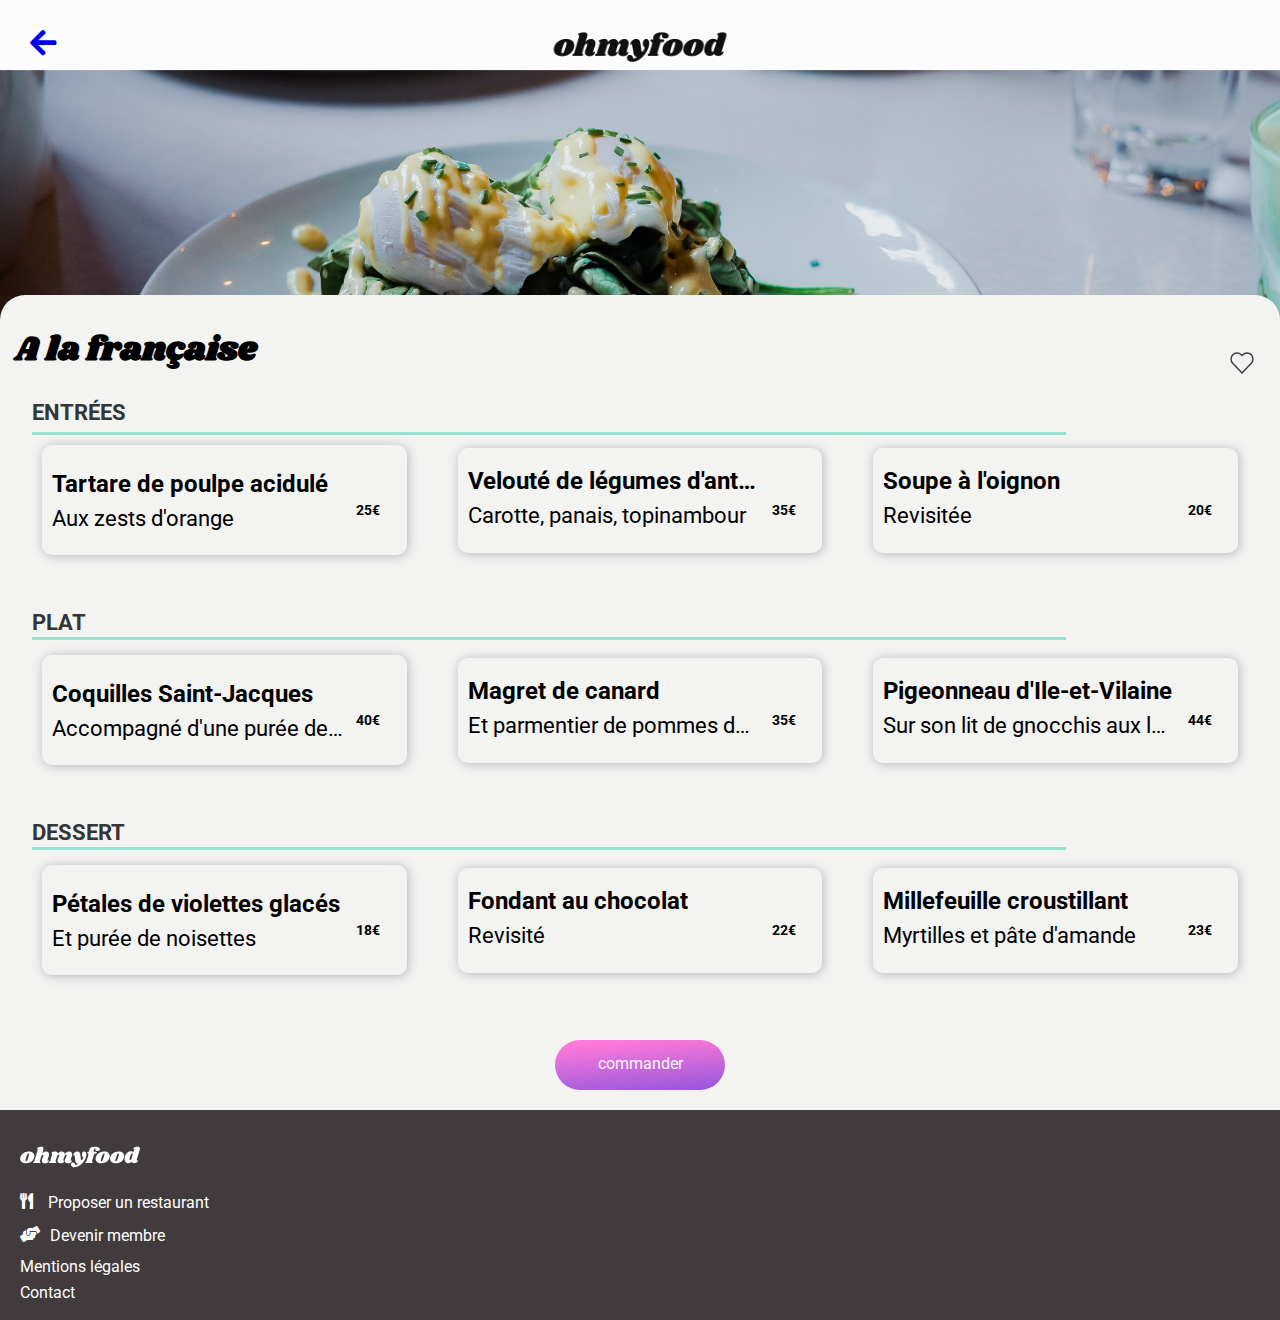
<file: menu3.html>
<!DOCTYPE html>
<html lang="en">
<head>
    <meta charset="UTF-8">
    <meta http-equiv="X-UA-Compatible" content="IE=edge">
    <meta name="viewport" content="width=device-width, initial-scale=1.0">
    <link rel="stylesheet" href="https://use.fontawesome.com/releases/v5.15.3/css/all.css">

    <link href="https://fonts.googleapis.com/css2?family=Roboto:wght@300&display=swap" rel="stylesheet">

    <link href="https://fonts.googleapis.com/css2?family=Roboto:wght@300&family=Shrikhand&display=swap" rel="stylesheet">

    <link rel="stylesheet" href="css/menu3.css">
    <title>3 menu restaurant A la française</title>
</head>
<body>


    <div class="container">
        <header>
            <a href="index.html" class="retour">
                <i class="fas fa-arrow-left">                  
                </i>
            </a>
            <div class="logo">
                <img src="img/ohmyfood.png" alt="logo">
            </div>
        </header>

        <section class=" photo">
            <img src="img/toa-heftiba-DQKerTsQwi0-unsplash.jpg" alt="photo restaurant">
        </section>



        <section class=" carte">

            <section class="nom-restaurant">
                <h1>A la française</h1>
                <div class="aime">
                    <div class="icon heart" >
                        <svg  xmlns="http://www.w3.org/2000/svg" height="24" width="24" version="1.1"  >
                            <g transform="translate(0 -1028.4)">
                             <path d="m7 1031.4c-1.5355 0-3.0784 0.5-4.25 1.7-2.3431 2.4-2.2788 6.1 0 8.5l9.25 9.8 9.25-9.8c2.279-2.4 2.343-6.1 0-8.5-2.343-2.3-6.157-2.3-8.5 0l-0.75 0.8-0.75-0.8c-1.172-1.2-2.7145-1.7-4.25-1.7z" fill="#e74c3c"/>
                            </g>
                        </svg>
                   </div>
                </div>
            </section>



            <div class="responsive-flex-carte">

                <section class="entrée ">
                    <h2>Entrées</h2>

                        <div class="responsive-box">


                            
                                <div class="choix choix1">
                                    <div class="text">
                                        <h3>Tartare de poulpe acidulé</h3>
                                        <p>Aux zests d'orange</p>
                                    </div>
                                    <div class="tarif">
                                        <p class="prix">25€</p>
                                    </div>
                                    <div class="coche">
                                        <i class="fas fa-check-circle"></i>  
                                    </div>
                                </div> 
                            
                                    
                            
                                <div class="choix choix2" >
                                    <div class="text">
                                        <h3>Velouté de légumes d'antan</h3>
                                        <p>Carotte, panais, topinambour</p>
                                    </div>
                                    <div class="tarif">
                                        <p class="prix">35€</p>
                                    </div>
                                    <div class="coche">
                                        <i class="fas fa-check-circle"></i>  
                                    </div>
                                </div>
                            
                                    
                            
                                <div class="choix choix3">
                                    <div class="text">
                                        <h3>Soupe à l'oignon</h3>
                                        <p>Revisitée</p>
                                    </div>
                                    <div class="tarif">
                                        <p class="prix">20€</p>
                                    </div>
                                    <div class="coche">
                                        <i class="fas fa-check-circle"></i>  
                                    </div>
                                </div>
                            

                        </div>
                </section>   
            



                <section class="plat ">
                    <h2>Plat</h2>


                        <div class="responsive-box">

                            
                                <div class="choix choix1b" >
                                    <div class="text short">
                                        <h3>Coquilles Saint-Jacques</h3>
                                        <p>Accompagné d'une purée de panais</p>
                                    </div>
                                    <div class="tarif">
                                        <p class="prix">40€</p>
                                    </div>
                                    <div class="coche">
                                        <i class="fas fa-check-circle"></i>  
                                    </div>
                                </div>
                            

                            
                                <div class="choix choix2b">
                                    <div class="text short">
                                        <h3>Magret de canard</h3>
                                        <p>Et parmentier de pommes de terres</p>
                                    </div>
                                    <div class="tarif">
                                        <p class="prix">35€</p>
                                    </div>
                                    <div class="coche">
                                        <i class="fas fa-check-circle"></i>  
                                    </div>
                                </div>
                            

                            
                                <div class="choix choix3b">
                                    <div class="text short">
                                        <h3>Pigeonneau d'Ile-et-Vilaine</h3>
                                        <p>Sur son lit de gnocchis aux légumes</p>
                                    </div>
                                    <div class="tarif">
                                        <p class="prix">44€</p>
                                    </div>
                                    <div class="coche">
                                        <i class="fas fa-check-circle"></i>  
                                    </div>
                                </div>
                            

                        </div>
                                
                </section>





                <section class="dessert ">
                    <h2>Dessert</h2>

                        <div class="responsive-box">

                            
                                <div class="choix choix1c">
                                    <div class="text">
                                        <h3>Pétales de violettes glacés</h3>
                                        <p>Et purée de noisettes</p>
                                    </div>
                                    <div class="tarif">
                                        <p class="prix">18€</p>
                                    </div>
                                    <div class="coche">
                                        <i class="fas fa-check-circle"></i>  
                                    </div>
                                </div> 
                            


                            
                                <div class="choix choix2c">
                                    <div class="text">
                                        <h3>Fondant au chocolat</h3>
                                        <p>Revisité</p>
                                    </div>
                                    <div class="tarif">
                                        <p class="prix">22€</p>
                                    </div>
                                    <div class="coche">
                                        <i class="fas fa-check-circle"></i>  
                                    </div>
                                </div>
                            


                            
                                <div class="choix choix3c">
                                    <div class="text">
                                        <h3>Millefeuille croustillant</h3>
                                        <p>Myrtilles et pâte d'amande</p>
                                    </div>
                                    <div class="tarif">
                                        <p class="prix">23€</p>
                                    </div>
                                    <div class="coche">
                                        <i class="fas fa-check-circle"></i>  
                                    </div>
                                </div> 
                            

                        </div>

                </section>

            </div>
            

            <section class="commande">
                <a href="#"> 
                    <p> commander</p>
                </a>
            </section>

        </section>

        <footer>
            <div class="foot" >
                <svg width="120" height="34" viewBox="0 0 196 34" fill="none" xmlns="http://www.w3.org/2000/svg">
                    <path d="M13.932 7.956C17.196 7.956 19.596 8.61599 21.132 9.936C22.692 11.256 23.472 12.984 23.472 15.12C23.472 15.84 23.376 16.644 23.184 17.532C22.728 19.5 21.876 21.228 20.628 22.716C19.38 24.18 17.844 25.32 16.02 26.136C14.22 26.928 12.264 27.324 10.152 27.324C6.81599 27.324 4.34399 26.664 2.73599 25.344C1.15199 24 0.359985 22.224 0.359985 20.016C0.359985 19.272 0.455985 18.444 0.647985 17.532C1.10399 15.66 1.96799 14.004 3.23999 12.564C4.53599 11.1 6.10799 9.972 7.95599 9.18C9.82799 8.364 11.82 7.956 13.932 7.956ZM13.824 11.16C13.32 11.16 12.78 11.616 12.204 12.528C11.652 13.416 10.992 15.108 10.224 17.604C9.45599 20.1 9.07199 21.852 9.07199 22.86C9.07199 23.388 9.15599 23.748 9.32399 23.94C9.49199 24.108 9.71999 24.192 10.008 24.192C10.512 24.24 11.028 23.808 11.556 22.896C12.108 21.984 12.792 20.208 13.608 17.568C14.352 15.24 14.724 13.548 14.724 12.492C14.724 11.988 14.64 11.64 14.472 11.448C14.328 11.256 14.112 11.16 13.824 11.16Z" fill="#101010"/>
                    <path d="M44.9899 22.032C44.9419 22.128 44.9179 22.272 44.9179 22.464C44.9179 22.632 44.9539 22.764 45.0259 22.86C45.1219 22.956 45.2419 23.004 45.3859 23.004C45.6739 23.004 45.9139 22.884 46.1059 22.644C46.3219 22.38 46.4659 22.248 46.5379 22.248C46.6579 22.248 46.7539 22.332 46.8259 22.5C46.8979 22.644 46.9339 22.824 46.9339 23.04C46.9579 23.736 46.7299 24.42 46.2499 25.092C45.7699 25.74 45.0619 26.28 44.1259 26.712C43.2139 27.12 42.1099 27.324 40.8139 27.324C39.2299 27.324 37.9699 26.964 37.0339 26.244C36.0979 25.5 35.6179 24.516 35.5939 23.292C35.5939 22.404 35.8099 21.408 36.2419 20.304L38.2219 15.12C38.3419 14.808 38.4019 14.556 38.4019 14.364C38.4019 14.052 38.2939 13.812 38.0779 13.644C37.8859 13.452 37.6459 13.356 37.3579 13.356C36.9019 13.356 36.4339 13.572 35.9539 14.004C35.4979 14.412 35.1259 15.084 34.8379 16.02V15.948L32.5699 23.256C32.4979 23.544 32.4619 23.796 32.4619 24.012C32.4619 24.324 32.5219 24.576 32.6419 24.768C32.7619 24.936 32.9299 25.104 33.1459 25.272C33.3139 25.44 33.4339 25.584 33.5059 25.704C33.5779 25.8 33.5899 25.932 33.5419 26.1C33.4219 26.412 33.1819 26.64 32.8219 26.784C32.4619 26.928 31.9099 27 31.1659 27H22.9579C22.3339 27 21.8779 26.904 21.5899 26.712C21.3019 26.496 21.2059 26.22 21.3019 25.884C21.3979 25.596 21.6499 25.344 22.0579 25.128C22.4179 24.936 22.7179 24.708 22.9579 24.444C23.1979 24.18 23.4019 23.76 23.5699 23.184L29.0419 5.22C29.1139 5.004 29.1499 4.824 29.1499 4.68C29.1499 4.416 29.0779 4.2 28.9339 4.032C28.8139 3.864 28.6459 3.696 28.4299 3.528C28.1899 3.336 28.0099 3.168 27.8899 3.024C27.7939 2.88 27.7819 2.688 27.8539 2.448C27.9979 1.896 28.7539 1.416 30.1219 1.00799C31.4899 0.599996 32.9179 0.395996 34.4059 0.395996C35.7979 0.395996 36.8179 0.659996 37.4659 1.188C38.1379 1.716 38.4739 2.436 38.4739 3.348C38.4739 3.876 38.3899 4.392 38.2219 4.896L36.2779 11.232C37.2139 10.008 38.1979 9.156 39.2299 8.676C40.2859 8.196 41.4259 7.956 42.6499 7.956C44.1139 7.956 45.2899 8.4 46.1779 9.288C47.0899 10.176 47.5459 11.328 47.5459 12.744C47.5459 13.488 47.4259 14.22 47.1859 14.94L44.9899 22.032Z" fill="#101010"/>
                    <path d="M82.7165 22.032C82.6685 22.128 82.6445 22.272 82.6445 22.464C82.6445 22.632 82.6805 22.764 82.7525 22.86C82.8485 22.956 82.9685 23.004 83.1125 23.004C83.4005 23.004 83.6405 22.884 83.8325 22.644C84.0485 22.38 84.1925 22.248 84.2645 22.248C84.3845 22.248 84.4805 22.332 84.5525 22.5C84.6245 22.644 84.6605 22.824 84.6605 23.04C84.6845 23.736 84.4565 24.42 83.9765 25.092C83.4965 25.74 82.7885 26.28 81.8525 26.712C80.9405 27.12 79.8365 27.324 78.5405 27.324C76.9565 27.324 75.6965 26.964 74.7605 26.244C73.8245 25.5 73.3445 24.516 73.3205 23.292C73.3205 22.404 73.5365 21.408 73.9685 20.304L75.9485 15.12C76.0685 14.808 76.1285 14.556 76.1285 14.364C76.1285 14.052 76.0205 13.812 75.8045 13.644C75.6125 13.452 75.3725 13.356 75.0845 13.356C74.6765 13.356 74.2565 13.536 73.8245 13.896C73.3925 14.256 73.0085 14.82 72.6725 15.588L70.6925 22.032C70.6445 22.128 70.6205 22.272 70.6205 22.464C70.6205 22.632 70.6565 22.764 70.7285 22.86C70.8245 22.956 70.9445 23.004 71.0885 23.004C71.3765 23.004 71.6165 22.884 71.8085 22.644C72.0245 22.38 72.1685 22.248 72.2405 22.248C72.3605 22.248 72.4565 22.332 72.5285 22.5C72.6005 22.644 72.6365 22.824 72.6365 23.04C72.6605 23.736 72.4325 24.42 71.9525 25.092C71.4725 25.74 70.7645 26.28 69.8285 26.712C68.9165 27.12 67.8125 27.324 66.5165 27.324C64.9325 27.324 63.6725 26.964 62.7365 26.244C61.8005 25.5 61.3205 24.516 61.2965 23.292C61.2965 22.404 61.5125 21.408 61.9445 20.304L63.9245 15.12C64.0445 14.808 64.1045 14.556 64.1045 14.364C64.1045 14.052 63.9965 13.812 63.7805 13.644C63.5885 13.452 63.3485 13.356 63.0605 13.356C62.6525 13.356 62.2325 13.536 61.8005 13.896C61.3685 14.232 61.0085 14.784 60.7205 15.552L58.3445 23.256C58.2485 23.52 58.2005 23.772 58.2005 24.012C58.2005 24.3 58.2605 24.54 58.3805 24.732C58.5005 24.9 58.6685 25.08 58.8845 25.272C59.0525 25.416 59.1725 25.548 59.2445 25.668C59.3165 25.788 59.3285 25.932 59.2805 26.1C59.1845 26.412 58.9565 26.64 58.5965 26.784C58.2365 26.928 57.6725 27 56.9045 27H48.6965C48.0725 27 47.6285 26.904 47.3645 26.712C47.0765 26.496 46.9685 26.22 47.0405 25.884C47.1365 25.596 47.3885 25.344 47.7965 25.128C48.1565 24.936 48.4565 24.708 48.6965 24.444C48.9365 24.18 49.1405 23.76 49.3085 23.184L52.5125 12.78C52.5605 12.66 52.5845 12.492 52.5845 12.276C52.5845 12.012 52.5245 11.808 52.4045 11.664C52.3085 11.52 52.1405 11.34 51.9005 11.124C51.6605 10.932 51.4925 10.764 51.3965 10.62C51.3005 10.476 51.2885 10.284 51.3605 10.044C51.5045 9.492 52.2605 9.012 53.6285 8.604C54.9965 8.172 56.4245 7.956 57.9125 7.956C59.0885 7.956 60.0125 8.28 60.6845 8.928C61.3805 9.576 61.7165 10.464 61.6925 11.592C62.6765 10.224 63.7085 9.276 64.7885 8.748C65.8925 8.22 67.0805 7.956 68.3525 7.956C69.7445 7.956 70.8725 8.364 71.7365 9.18C72.6245 9.972 73.1165 11.016 73.2125 12.312C74.2445 10.68 75.3485 9.552 76.5245 8.928C77.7005 8.28 78.9845 7.956 80.3765 7.956C81.8405 7.956 83.0165 8.4 83.9045 9.288C84.8165 10.176 85.2725 11.328 85.2725 12.744C85.2725 13.488 85.1525 14.22 84.9125 14.94L82.7165 22.032Z" fill="#101010"/>
                    <path d="M104.932 7.956C105.988 7.956 106.828 8.388 107.452 9.252C108.1 10.092 108.424 11.244 108.424 12.708C108.424 13.98 108.196 15.348 107.74 16.812C106.852 19.764 105.424 22.548 103.456 25.164C101.512 27.78 99.2675 29.88 96.7235 31.464C94.2035 33.048 91.6836 33.84 89.1636 33.84C87.9156 33.84 86.8355 33.624 85.9235 33.192C85.0355 32.76 84.3635 32.184 83.9075 31.464C83.4275 30.744 83.1875 29.976 83.1875 29.16C83.1875 28.8 83.2475 28.404 83.3675 27.972C83.5835 27.3 83.9435 26.784 84.4475 26.424C84.9515 26.064 85.5516 25.884 86.2476 25.884C87.3516 25.884 88.2515 26.256 88.9475 27C89.6675 27.768 90.1236 28.812 90.3156 30.132C91.8516 30.06 93.2675 29.4 94.5635 28.152C93.3395 27.936 92.4275 27.528 91.8275 26.928C91.2515 26.304 90.8555 25.344 90.6395 24.048L89.1995 15.228C89.1275 14.772 89.0195 14.46 88.8755 14.292C88.7555 14.1 88.5876 14.004 88.3716 14.004C88.2036 14.004 87.9995 14.088 87.7595 14.256C87.5435 14.424 87.3875 14.508 87.2915 14.508C87.0995 14.508 87.0035 14.304 87.0035 13.896C87.0035 13.56 87.0635 13.2 87.1835 12.816C87.6155 11.448 88.4196 10.296 89.5956 9.36C90.7716 8.4 92.1395 7.92 93.6995 7.92C95.2355 7.92 96.3635 8.376 97.0835 9.288C97.8275 10.2 98.3076 11.604 98.5236 13.5L99.6035 21.42C99.6755 22.02 99.8915 22.32 100.252 22.32C100.684 22.32 101.188 21.936 101.764 21.168C102.34 20.376 102.904 19.26 103.456 17.82C102.736 17.172 102.184 16.428 101.8 15.588C101.416 14.748 101.224 13.848 101.224 12.888C101.224 12.144 101.32 11.472 101.512 10.872C101.8 9.912 102.244 9.192 102.844 8.712C103.468 8.208 104.164 7.956 104.932 7.956Z" fill="#101010"/>
                    <path d="M122.864 0.395996C125.432 0.395996 127.352 0.791996 128.624 1.584C129.92 2.352 130.568 3.3 130.568 4.428C130.568 5.34 130.184 6.048 129.416 6.552C128.672 7.032 127.688 7.272 126.464 7.272C125.336 7.272 124.46 6.996 123.836 6.444C123.212 5.892 122.9 5.208 122.9 4.392C122.9 3.888 123.056 3.36 123.368 2.808C122.648 2.808 122.048 2.988 121.568 3.348C121.088 3.684 120.716 4.272 120.452 5.112C120.308 5.64 120.236 6.132 120.236 6.588C120.236 7.164 120.332 7.62 120.524 7.956C120.74 8.268 121.04 8.424 121.424 8.424H123.548C124.796 8.424 125.42 8.808 125.42 9.576C125.42 9.672 125.396 9.816 125.348 10.008C125.204 10.536 124.904 10.932 124.448 11.196C124.016 11.46 123.356 11.592 122.468 11.592H121.388L117.824 23.256C117.752 23.544 117.716 23.796 117.716 24.012C117.716 24.324 117.776 24.576 117.896 24.768C118.016 24.936 118.184 25.104 118.4 25.272C118.568 25.44 118.688 25.584 118.76 25.704C118.832 25.8 118.844 25.932 118.796 26.1C118.676 26.412 118.436 26.64 118.076 26.784C117.716 26.928 117.164 27 116.42 27H108.212C107.588 27 107.132 26.904 106.844 26.712C106.556 26.496 106.46 26.22 106.556 25.884C106.652 25.596 106.904 25.344 107.312 25.128C107.672 24.936 107.972 24.708 108.212 24.444C108.452 24.18 108.656 23.76 108.824 23.184L111.632 13.968C111.752 13.608 111.812 13.236 111.812 12.852C111.812 12.372 111.704 12 111.488 11.736C111.296 11.448 110.996 11.136 110.588 10.8C110.324 10.584 110.12 10.404 109.976 10.26C109.856 10.092 109.796 9.9 109.796 9.684C109.772 9.228 109.928 8.904 110.264 8.712C110.624 8.52 111.296 8.424 112.28 8.424H113.18C113.012 7.824 112.928 7.224 112.928 6.624C112.928 6.024 113.036 5.4 113.252 4.752C113.708 3.528 114.68 2.496 116.168 1.65599C117.68 0.815996 119.912 0.395996 122.864 0.395996Z" fill="#101010"/>
                    <path d="M137.084 7.956C140.348 7.956 142.748 8.61599 144.284 9.936C145.844 11.256 146.624 12.984 146.624 15.12C146.624 15.84 146.528 16.644 146.336 17.532C145.88 19.5 145.028 21.228 143.78 22.716C142.532 24.18 140.996 25.32 139.172 26.136C137.372 26.928 135.416 27.324 133.304 27.324C129.968 27.324 127.496 26.664 125.888 25.344C124.304 24 123.512 22.224 123.512 20.016C123.512 19.272 123.608 18.444 123.8 17.532C124.256 15.66 125.12 14.004 126.392 12.564C127.688 11.1 129.26 9.972 131.108 9.18C132.98 8.364 134.972 7.956 137.084 7.956ZM136.976 11.16C136.472 11.16 135.932 11.616 135.356 12.528C134.804 13.416 134.144 15.108 133.376 17.604C132.608 20.1 132.224 21.852 132.224 22.86C132.224 23.388 132.308 23.748 132.476 23.94C132.644 24.108 132.872 24.192 133.16 24.192C133.664 24.24 134.18 23.808 134.708 22.896C135.26 21.984 135.944 20.208 136.76 17.568C137.504 15.24 137.876 13.548 137.876 12.492C137.876 11.988 137.792 11.64 137.624 11.448C137.48 11.256 137.264 11.16 136.976 11.16Z" fill="#101010"/>
                    <path d="M160.709 7.956C163.973 7.956 166.373 8.61599 167.909 9.936C169.469 11.256 170.249 12.984 170.249 15.12C170.249 15.84 170.153 16.644 169.961 17.532C169.505 19.5 168.653 21.228 167.405 22.716C166.157 24.18 164.621 25.32 162.797 26.136C160.997 26.928 159.041 27.324 156.929 27.324C153.593 27.324 151.121 26.664 149.513 25.344C147.929 24 147.137 22.224 147.137 20.016C147.137 19.272 147.233 18.444 147.425 17.532C147.881 15.66 148.745 14.004 150.017 12.564C151.313 11.1 152.885 9.972 154.733 9.18C156.605 8.364 158.597 7.956 160.709 7.956ZM160.601 11.16C160.097 11.16 159.557 11.616 158.981 12.528C158.429 13.416 157.769 15.108 157.001 17.604C156.233 20.1 155.849 21.852 155.849 22.86C155.849 23.388 155.933 23.748 156.101 23.94C156.269 24.108 156.497 24.192 156.785 24.192C157.289 24.24 157.805 23.808 158.333 22.896C158.885 21.984 159.569 20.208 160.385 17.568C161.129 15.24 161.501 13.548 161.501 12.492C161.501 11.988 161.417 11.64 161.249 11.448C161.105 11.256 160.889 11.16 160.601 11.16Z" fill="#101010"/>
                    <path d="M190.526 21.816C190.478 22.008 190.454 22.14 190.454 22.212C190.454 22.38 190.502 22.512 190.598 22.608C190.694 22.704 190.814 22.752 190.958 22.752C191.246 22.752 191.486 22.632 191.678 22.392C191.894 22.128 192.038 21.996 192.11 21.996C192.23 21.996 192.326 22.08 192.398 22.248C192.47 22.416 192.506 22.608 192.506 22.824C192.53 23.472 192.278 24.132 191.75 24.804C191.246 25.476 190.562 26.028 189.698 26.46C188.834 26.892 187.898 27.108 186.89 27.108C185.69 27.108 184.646 26.88 183.758 26.424C182.87 25.968 182.258 25.368 181.922 24.624C181.274 25.464 180.53 26.088 179.69 26.496C178.85 26.904 177.962 27.108 177.026 27.108C175.922 27.108 174.89 26.832 173.93 26.28C172.994 25.728 172.238 24.948 171.662 23.94C171.11 22.908 170.834 21.744 170.834 20.448C170.834 18.264 171.242 16.212 172.058 14.292C172.898 12.348 174.062 10.788 175.55 9.612C177.038 8.412 178.73 7.812 180.626 7.812C181.658 7.812 182.534 7.932 183.254 8.172C183.998 8.412 184.67 8.772 185.27 9.252L186.494 5.22C186.566 5.004 186.602 4.824 186.602 4.68C186.602 4.416 186.53 4.2 186.386 4.032C186.266 3.864 186.098 3.696 185.882 3.528C185.642 3.336 185.462 3.168 185.342 3.024C185.246 2.88 185.234 2.688 185.306 2.448C185.45 1.896 186.206 1.416 187.574 1.00799C188.942 0.599996 190.37 0.395996 191.858 0.395996C193.25 0.395996 194.27 0.659996 194.918 1.188C195.59 1.716 195.926 2.436 195.926 3.348C195.926 3.876 195.842 4.392 195.674 4.896L190.526 21.816ZM184.514 11.7C184.13 11.364 183.71 11.196 183.254 11.196C182.558 11.196 181.874 11.712 181.202 12.744C180.53 13.776 179.99 15.024 179.582 16.488C179.174 17.952 178.982 19.272 179.006 20.448C179.006 21.768 179.438 22.428 180.302 22.428C180.614 22.428 180.878 22.308 181.094 22.068C181.31 21.804 181.514 21.384 181.706 20.808L184.514 11.7Z" fill="#101010"/>
                </svg>
                <div class="proposer" >
                    <i class="fas fa-utensils"></i> 
                    <p>Proposer un restaurant</p>
                </div>
                <div class="devenir" >
                    <i class="fas fa-hands-helping"></i> 
                    <p>Devenir membre</p>
                </div>
                <p>Mentions légales</p>
                <a href="mailto:ohmyfood@gmail.com">Contact</a> 
            </div>
        </footer>

    </div>
    
</body>
</html>
</file>
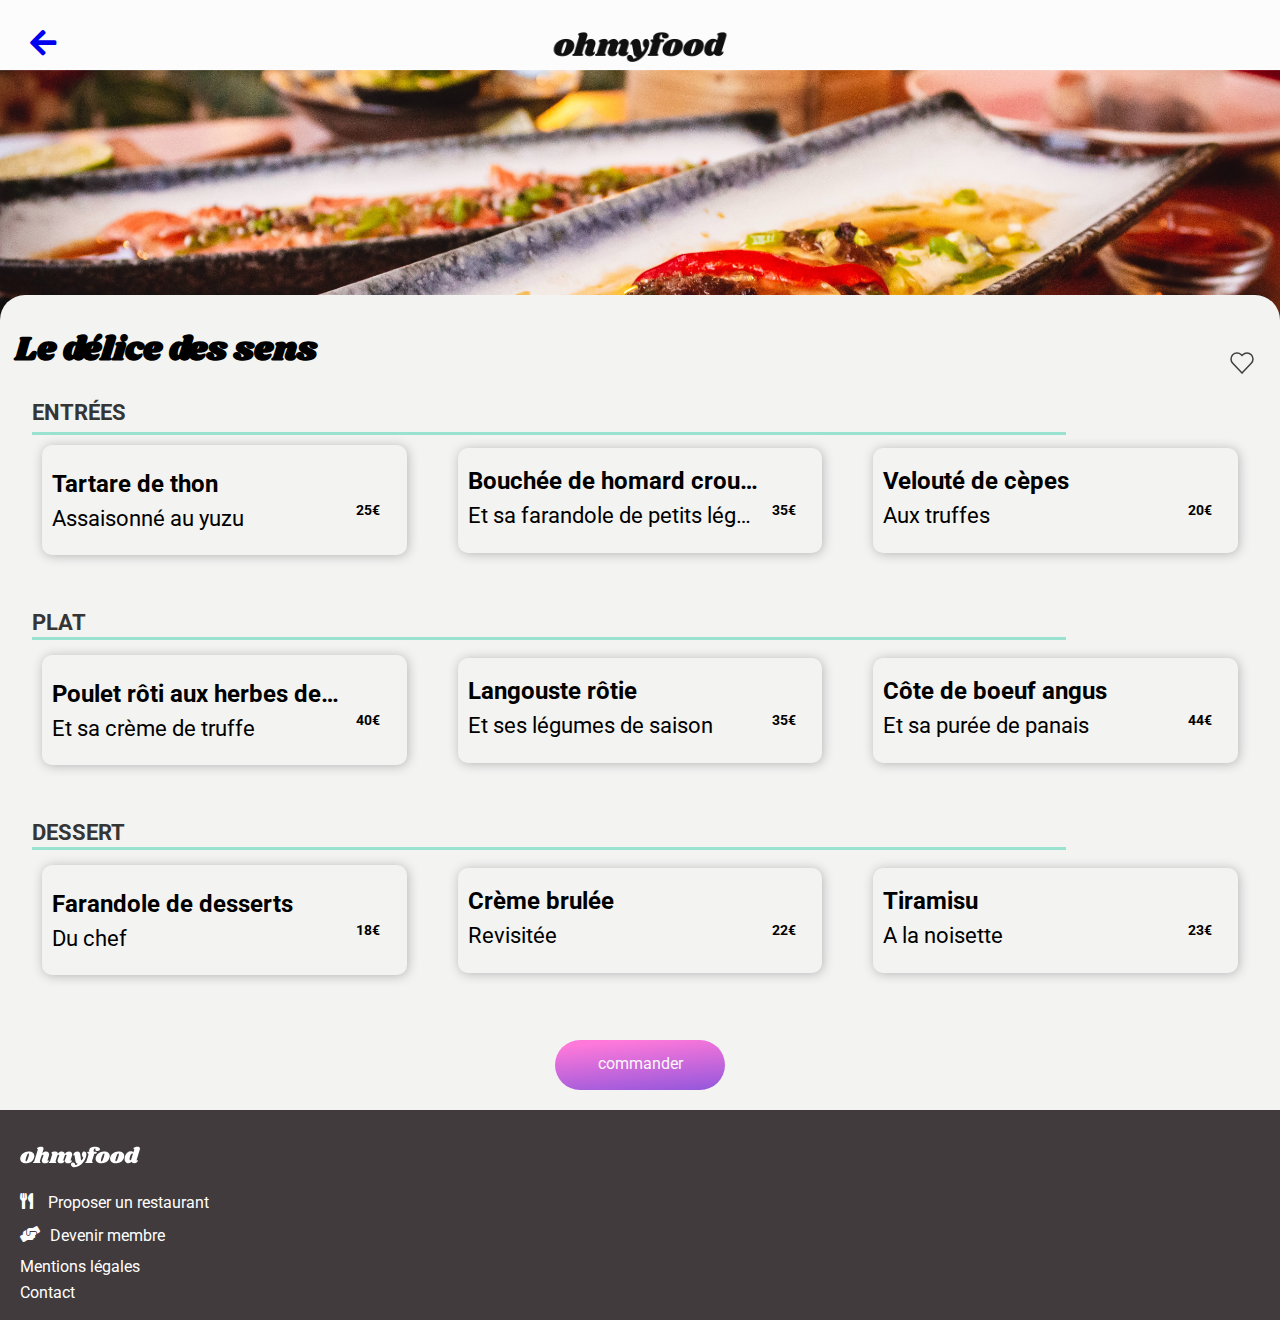
<file: menu4.html>
<!DOCTYPE html>
<html lang="en">
<head>
    <meta charset="UTF-8">
    <meta http-equiv="X-UA-Compatible" content="IE=edge">
    <meta name="viewport" content="width=device-width, initial-scale=1.0">
    <link rel="stylesheet" href="https://use.fontawesome.com/releases/v5.15.3/css/all.css">

    <link href="https://fonts.googleapis.com/css2?family=Roboto:wght@300&display=swap" rel="stylesheet">

    <link href="https://fonts.googleapis.com/css2?family=Roboto:wght@300&family=Shrikhand&display=swap" rel="stylesheet">

    <link rel="stylesheet" href="css/menu4.css">
    <title>4 menu restaurant Le délice des sens</title>
</head>
<body>


    <div class="container">
        <header>
            <a href="index.html" class="retour">
                <i class="fas fa-arrow-left">
                </i>
            </a>  
            <div class="logo">
                <img src="img/ohmyfood.png" alt="logo">
            </div>
        </header>

        <section class="photo">
            <img src="img/louis-hansel-shotsoflouis-qNBGVyOCY8Q-unsplash.jpg" alt="photo restaurant">
        </section>



        <section class="carte">

            <section class="nom-restaurant">
                <h1>Le délice des sens</h1>
                <div class="aime">
                    <div class="icon heart" >
                        <svg  xmlns="http://www.w3.org/2000/svg" height="24" width="24" version="1.1"  >
                            <g transform="translate(0 -1028.4)">
                             <path d="m7 1031.4c-1.5355 0-3.0784 0.5-4.25 1.7-2.3431 2.4-2.2788 6.1 0 8.5l9.25 9.8 9.25-9.8c2.279-2.4 2.343-6.1 0-8.5-2.343-2.3-6.157-2.3-8.5 0l-0.75 0.8-0.75-0.8c-1.172-1.2-2.7145-1.7-4.25-1.7z" fill="#e74c3c"/>
                            </g>
                        </svg>
                   </div>
                </div>
            </section>



            <div class="responsive-flex-carte">

                <section class="entrée ">
                    <h2>Entrées</h2>

                        <div class="responsive-box">

                            
                                <div class="choix choix1">
                                    <div class="text">
                                        <h3>Tartare de thon</h3>
                                        <p>Assaisonné au yuzu</p>
                                    </div>
                                    <div class="tarif">
                                        <p class="prix">25€</p>
                                    </div>
                                    <div class="coche">
                                        <i class="fas fa-check-circle"></i>  
                                    </div>
                                </div> 
                        
                                    
                            
                                <div class="choix choix2" >
                                    <div class="text">
                                        <h3>Bouchée de homard croustillant</h3>
                                        <p>Et sa farandole de petits légumes</p>
                                    </div>
                                    <div class="tarif">
                                        <p class="prix">35€</p>
                                    </div>
                                    <div class="coche">
                                        <i class="fas fa-check-circle"></i>  
                                    </div>
                                </div>                       
                                    
                            
                                <div class="choix choix3">
                                    <div class="text">
                                        <h3>Velouté de cèpes</h3>
                                        <p>Aux truffes</p>
                                    </div>
                                    <div class="tarif">
                                        <p class="prix">20€</p>
                                    </div>
                                    <div class="coche">
                                        <i class="fas fa-check-circle"></i>  
                                    </div>
                                </div>
                            

                        </div>
                </section>   
            

                <section class="plat ">
                    <h2>Plat</h2>

                        <div class="responsive-box">
                            
                                <div class="choix choix1b" >
                                    <div class="text ">
                                        <h3>Poulet rôti aux herbes de provence</h3>
                                        <p>Et sa crème de truffe</p>
                                    </div>
                                    <div class="tarif">
                                        <p class="prix">40€</p>
                                    </div>
                                    <div class="coche">
                                        <i class="fas fa-check-circle"></i>  
                                    </div>
                                </div>
                            
                        
                                <div class="choix choix2b">
                                    <div class="text short">
                                        <h3>Langouste rôtie</h3>
                                        <p>Et ses  légumes de saison</p>
                                    </div>
                                    <div class="tarif">
                                        <p class="prix">35€</p>
                                    </div>
                                    <div class="coche">
                                        <i class="fas fa-check-circle"></i>  
                                    </div>
                                </div>
                            
                            
                                <div class="choix choix3b">
                                    <div class="text short">
                                        <h3>Côte de boeuf angus</h3>
                                        <p>Et sa purée de panais</p>
                                    </div>
                                    <div class="tarif">
                                        <p class="prix">44€</p>
                                    </div>
                                    <div class="coche">
                                        <i class="fas fa-check-circle"></i>  
                                    </div>
                                </div>
                            

                        </div>
                                
                </section>


                <section class="dessert ">
                    <h2>Dessert</h2>

                        <div class="responsive-box">

                            
                                <div class="choix choix1c">
                                    <div class="text">
                                        <h3>Farandole de desserts</h3>
                                        <p>Du chef</p>
                                    </div>
                                    <div class="tarif">
                                        <p class="prix">18€</p>
                                    </div>
                                    <div class="coche">
                                        <i class="fas fa-check-circle"></i>  
                                    </div>
                                </div> 
                            
                            
                                <div class="choix choix2c">
                                    <div class="text">
                                        <h3>Crème brulée</h3>
                                        <p>Revisitée</p>
                                    </div>
                                    <div class="tarif">
                                        <p class="prix">22€</p>
                                    </div>
                                    <div class="coche">
                                        <i class="fas fa-check-circle"></i>  
                                    </div>
                                </div>
                            
                            
                                <div class="choix choix3c">
                                    <div class="text">
                                        <h3>Tiramisu</h3>
                                        <p>A la noisette</p>
                                    </div>
                                    <div class="tarif">
                                        <p class="prix">23€</p>
                                    </div>
                                    <div class="coche">
                                        <i class="fas fa-check-circle"></i>  
                                    </div>
                                </div> 
                            
                        </div>

                </section>


            </div>
            

            <section class="commande">
                <a href="#"> 
                    <p> commander</p>
                </a>
            </section>

        </section>

        <footer>
            <div class="foot" >
                <svg width="120" height="34" viewBox="0 0 196 34" fill="none" xmlns="http://www.w3.org/2000/svg">
                    <path d="M13.932 7.956C17.196 7.956 19.596 8.61599 21.132 9.936C22.692 11.256 23.472 12.984 23.472 15.12C23.472 15.84 23.376 16.644 23.184 17.532C22.728 19.5 21.876 21.228 20.628 22.716C19.38 24.18 17.844 25.32 16.02 26.136C14.22 26.928 12.264 27.324 10.152 27.324C6.81599 27.324 4.34399 26.664 2.73599 25.344C1.15199 24 0.359985 22.224 0.359985 20.016C0.359985 19.272 0.455985 18.444 0.647985 17.532C1.10399 15.66 1.96799 14.004 3.23999 12.564C4.53599 11.1 6.10799 9.972 7.95599 9.18C9.82799 8.364 11.82 7.956 13.932 7.956ZM13.824 11.16C13.32 11.16 12.78 11.616 12.204 12.528C11.652 13.416 10.992 15.108 10.224 17.604C9.45599 20.1 9.07199 21.852 9.07199 22.86C9.07199 23.388 9.15599 23.748 9.32399 23.94C9.49199 24.108 9.71999 24.192 10.008 24.192C10.512 24.24 11.028 23.808 11.556 22.896C12.108 21.984 12.792 20.208 13.608 17.568C14.352 15.24 14.724 13.548 14.724 12.492C14.724 11.988 14.64 11.64 14.472 11.448C14.328 11.256 14.112 11.16 13.824 11.16Z" fill="#101010"/>
                    <path d="M44.9899 22.032C44.9419 22.128 44.9179 22.272 44.9179 22.464C44.9179 22.632 44.9539 22.764 45.0259 22.86C45.1219 22.956 45.2419 23.004 45.3859 23.004C45.6739 23.004 45.9139 22.884 46.1059 22.644C46.3219 22.38 46.4659 22.248 46.5379 22.248C46.6579 22.248 46.7539 22.332 46.8259 22.5C46.8979 22.644 46.9339 22.824 46.9339 23.04C46.9579 23.736 46.7299 24.42 46.2499 25.092C45.7699 25.74 45.0619 26.28 44.1259 26.712C43.2139 27.12 42.1099 27.324 40.8139 27.324C39.2299 27.324 37.9699 26.964 37.0339 26.244C36.0979 25.5 35.6179 24.516 35.5939 23.292C35.5939 22.404 35.8099 21.408 36.2419 20.304L38.2219 15.12C38.3419 14.808 38.4019 14.556 38.4019 14.364C38.4019 14.052 38.2939 13.812 38.0779 13.644C37.8859 13.452 37.6459 13.356 37.3579 13.356C36.9019 13.356 36.4339 13.572 35.9539 14.004C35.4979 14.412 35.1259 15.084 34.8379 16.02V15.948L32.5699 23.256C32.4979 23.544 32.4619 23.796 32.4619 24.012C32.4619 24.324 32.5219 24.576 32.6419 24.768C32.7619 24.936 32.9299 25.104 33.1459 25.272C33.3139 25.44 33.4339 25.584 33.5059 25.704C33.5779 25.8 33.5899 25.932 33.5419 26.1C33.4219 26.412 33.1819 26.64 32.8219 26.784C32.4619 26.928 31.9099 27 31.1659 27H22.9579C22.3339 27 21.8779 26.904 21.5899 26.712C21.3019 26.496 21.2059 26.22 21.3019 25.884C21.3979 25.596 21.6499 25.344 22.0579 25.128C22.4179 24.936 22.7179 24.708 22.9579 24.444C23.1979 24.18 23.4019 23.76 23.5699 23.184L29.0419 5.22C29.1139 5.004 29.1499 4.824 29.1499 4.68C29.1499 4.416 29.0779 4.2 28.9339 4.032C28.8139 3.864 28.6459 3.696 28.4299 3.528C28.1899 3.336 28.0099 3.168 27.8899 3.024C27.7939 2.88 27.7819 2.688 27.8539 2.448C27.9979 1.896 28.7539 1.416 30.1219 1.00799C31.4899 0.599996 32.9179 0.395996 34.4059 0.395996C35.7979 0.395996 36.8179 0.659996 37.4659 1.188C38.1379 1.716 38.4739 2.436 38.4739 3.348C38.4739 3.876 38.3899 4.392 38.2219 4.896L36.2779 11.232C37.2139 10.008 38.1979 9.156 39.2299 8.676C40.2859 8.196 41.4259 7.956 42.6499 7.956C44.1139 7.956 45.2899 8.4 46.1779 9.288C47.0899 10.176 47.5459 11.328 47.5459 12.744C47.5459 13.488 47.4259 14.22 47.1859 14.94L44.9899 22.032Z" fill="#101010"/>
                    <path d="M82.7165 22.032C82.6685 22.128 82.6445 22.272 82.6445 22.464C82.6445 22.632 82.6805 22.764 82.7525 22.86C82.8485 22.956 82.9685 23.004 83.1125 23.004C83.4005 23.004 83.6405 22.884 83.8325 22.644C84.0485 22.38 84.1925 22.248 84.2645 22.248C84.3845 22.248 84.4805 22.332 84.5525 22.5C84.6245 22.644 84.6605 22.824 84.6605 23.04C84.6845 23.736 84.4565 24.42 83.9765 25.092C83.4965 25.74 82.7885 26.28 81.8525 26.712C80.9405 27.12 79.8365 27.324 78.5405 27.324C76.9565 27.324 75.6965 26.964 74.7605 26.244C73.8245 25.5 73.3445 24.516 73.3205 23.292C73.3205 22.404 73.5365 21.408 73.9685 20.304L75.9485 15.12C76.0685 14.808 76.1285 14.556 76.1285 14.364C76.1285 14.052 76.0205 13.812 75.8045 13.644C75.6125 13.452 75.3725 13.356 75.0845 13.356C74.6765 13.356 74.2565 13.536 73.8245 13.896C73.3925 14.256 73.0085 14.82 72.6725 15.588L70.6925 22.032C70.6445 22.128 70.6205 22.272 70.6205 22.464C70.6205 22.632 70.6565 22.764 70.7285 22.86C70.8245 22.956 70.9445 23.004 71.0885 23.004C71.3765 23.004 71.6165 22.884 71.8085 22.644C72.0245 22.38 72.1685 22.248 72.2405 22.248C72.3605 22.248 72.4565 22.332 72.5285 22.5C72.6005 22.644 72.6365 22.824 72.6365 23.04C72.6605 23.736 72.4325 24.42 71.9525 25.092C71.4725 25.74 70.7645 26.28 69.8285 26.712C68.9165 27.12 67.8125 27.324 66.5165 27.324C64.9325 27.324 63.6725 26.964 62.7365 26.244C61.8005 25.5 61.3205 24.516 61.2965 23.292C61.2965 22.404 61.5125 21.408 61.9445 20.304L63.9245 15.12C64.0445 14.808 64.1045 14.556 64.1045 14.364C64.1045 14.052 63.9965 13.812 63.7805 13.644C63.5885 13.452 63.3485 13.356 63.0605 13.356C62.6525 13.356 62.2325 13.536 61.8005 13.896C61.3685 14.232 61.0085 14.784 60.7205 15.552L58.3445 23.256C58.2485 23.52 58.2005 23.772 58.2005 24.012C58.2005 24.3 58.2605 24.54 58.3805 24.732C58.5005 24.9 58.6685 25.08 58.8845 25.272C59.0525 25.416 59.1725 25.548 59.2445 25.668C59.3165 25.788 59.3285 25.932 59.2805 26.1C59.1845 26.412 58.9565 26.64 58.5965 26.784C58.2365 26.928 57.6725 27 56.9045 27H48.6965C48.0725 27 47.6285 26.904 47.3645 26.712C47.0765 26.496 46.9685 26.22 47.0405 25.884C47.1365 25.596 47.3885 25.344 47.7965 25.128C48.1565 24.936 48.4565 24.708 48.6965 24.444C48.9365 24.18 49.1405 23.76 49.3085 23.184L52.5125 12.78C52.5605 12.66 52.5845 12.492 52.5845 12.276C52.5845 12.012 52.5245 11.808 52.4045 11.664C52.3085 11.52 52.1405 11.34 51.9005 11.124C51.6605 10.932 51.4925 10.764 51.3965 10.62C51.3005 10.476 51.2885 10.284 51.3605 10.044C51.5045 9.492 52.2605 9.012 53.6285 8.604C54.9965 8.172 56.4245 7.956 57.9125 7.956C59.0885 7.956 60.0125 8.28 60.6845 8.928C61.3805 9.576 61.7165 10.464 61.6925 11.592C62.6765 10.224 63.7085 9.276 64.7885 8.748C65.8925 8.22 67.0805 7.956 68.3525 7.956C69.7445 7.956 70.8725 8.364 71.7365 9.18C72.6245 9.972 73.1165 11.016 73.2125 12.312C74.2445 10.68 75.3485 9.552 76.5245 8.928C77.7005 8.28 78.9845 7.956 80.3765 7.956C81.8405 7.956 83.0165 8.4 83.9045 9.288C84.8165 10.176 85.2725 11.328 85.2725 12.744C85.2725 13.488 85.1525 14.22 84.9125 14.94L82.7165 22.032Z" fill="#101010"/>
                    <path d="M104.932 7.956C105.988 7.956 106.828 8.388 107.452 9.252C108.1 10.092 108.424 11.244 108.424 12.708C108.424 13.98 108.196 15.348 107.74 16.812C106.852 19.764 105.424 22.548 103.456 25.164C101.512 27.78 99.2675 29.88 96.7235 31.464C94.2035 33.048 91.6836 33.84 89.1636 33.84C87.9156 33.84 86.8355 33.624 85.9235 33.192C85.0355 32.76 84.3635 32.184 83.9075 31.464C83.4275 30.744 83.1875 29.976 83.1875 29.16C83.1875 28.8 83.2475 28.404 83.3675 27.972C83.5835 27.3 83.9435 26.784 84.4475 26.424C84.9515 26.064 85.5516 25.884 86.2476 25.884C87.3516 25.884 88.2515 26.256 88.9475 27C89.6675 27.768 90.1236 28.812 90.3156 30.132C91.8516 30.06 93.2675 29.4 94.5635 28.152C93.3395 27.936 92.4275 27.528 91.8275 26.928C91.2515 26.304 90.8555 25.344 90.6395 24.048L89.1995 15.228C89.1275 14.772 89.0195 14.46 88.8755 14.292C88.7555 14.1 88.5876 14.004 88.3716 14.004C88.2036 14.004 87.9995 14.088 87.7595 14.256C87.5435 14.424 87.3875 14.508 87.2915 14.508C87.0995 14.508 87.0035 14.304 87.0035 13.896C87.0035 13.56 87.0635 13.2 87.1835 12.816C87.6155 11.448 88.4196 10.296 89.5956 9.36C90.7716 8.4 92.1395 7.92 93.6995 7.92C95.2355 7.92 96.3635 8.376 97.0835 9.288C97.8275 10.2 98.3076 11.604 98.5236 13.5L99.6035 21.42C99.6755 22.02 99.8915 22.32 100.252 22.32C100.684 22.32 101.188 21.936 101.764 21.168C102.34 20.376 102.904 19.26 103.456 17.82C102.736 17.172 102.184 16.428 101.8 15.588C101.416 14.748 101.224 13.848 101.224 12.888C101.224 12.144 101.32 11.472 101.512 10.872C101.8 9.912 102.244 9.192 102.844 8.712C103.468 8.208 104.164 7.956 104.932 7.956Z" fill="#101010"/>
                    <path d="M122.864 0.395996C125.432 0.395996 127.352 0.791996 128.624 1.584C129.92 2.352 130.568 3.3 130.568 4.428C130.568 5.34 130.184 6.048 129.416 6.552C128.672 7.032 127.688 7.272 126.464 7.272C125.336 7.272 124.46 6.996 123.836 6.444C123.212 5.892 122.9 5.208 122.9 4.392C122.9 3.888 123.056 3.36 123.368 2.808C122.648 2.808 122.048 2.988 121.568 3.348C121.088 3.684 120.716 4.272 120.452 5.112C120.308 5.64 120.236 6.132 120.236 6.588C120.236 7.164 120.332 7.62 120.524 7.956C120.74 8.268 121.04 8.424 121.424 8.424H123.548C124.796 8.424 125.42 8.808 125.42 9.576C125.42 9.672 125.396 9.816 125.348 10.008C125.204 10.536 124.904 10.932 124.448 11.196C124.016 11.46 123.356 11.592 122.468 11.592H121.388L117.824 23.256C117.752 23.544 117.716 23.796 117.716 24.012C117.716 24.324 117.776 24.576 117.896 24.768C118.016 24.936 118.184 25.104 118.4 25.272C118.568 25.44 118.688 25.584 118.76 25.704C118.832 25.8 118.844 25.932 118.796 26.1C118.676 26.412 118.436 26.64 118.076 26.784C117.716 26.928 117.164 27 116.42 27H108.212C107.588 27 107.132 26.904 106.844 26.712C106.556 26.496 106.46 26.22 106.556 25.884C106.652 25.596 106.904 25.344 107.312 25.128C107.672 24.936 107.972 24.708 108.212 24.444C108.452 24.18 108.656 23.76 108.824 23.184L111.632 13.968C111.752 13.608 111.812 13.236 111.812 12.852C111.812 12.372 111.704 12 111.488 11.736C111.296 11.448 110.996 11.136 110.588 10.8C110.324 10.584 110.12 10.404 109.976 10.26C109.856 10.092 109.796 9.9 109.796 9.684C109.772 9.228 109.928 8.904 110.264 8.712C110.624 8.52 111.296 8.424 112.28 8.424H113.18C113.012 7.824 112.928 7.224 112.928 6.624C112.928 6.024 113.036 5.4 113.252 4.752C113.708 3.528 114.68 2.496 116.168 1.65599C117.68 0.815996 119.912 0.395996 122.864 0.395996Z" fill="#101010"/>
                    <path d="M137.084 7.956C140.348 7.956 142.748 8.61599 144.284 9.936C145.844 11.256 146.624 12.984 146.624 15.12C146.624 15.84 146.528 16.644 146.336 17.532C145.88 19.5 145.028 21.228 143.78 22.716C142.532 24.18 140.996 25.32 139.172 26.136C137.372 26.928 135.416 27.324 133.304 27.324C129.968 27.324 127.496 26.664 125.888 25.344C124.304 24 123.512 22.224 123.512 20.016C123.512 19.272 123.608 18.444 123.8 17.532C124.256 15.66 125.12 14.004 126.392 12.564C127.688 11.1 129.26 9.972 131.108 9.18C132.98 8.364 134.972 7.956 137.084 7.956ZM136.976 11.16C136.472 11.16 135.932 11.616 135.356 12.528C134.804 13.416 134.144 15.108 133.376 17.604C132.608 20.1 132.224 21.852 132.224 22.86C132.224 23.388 132.308 23.748 132.476 23.94C132.644 24.108 132.872 24.192 133.16 24.192C133.664 24.24 134.18 23.808 134.708 22.896C135.26 21.984 135.944 20.208 136.76 17.568C137.504 15.24 137.876 13.548 137.876 12.492C137.876 11.988 137.792 11.64 137.624 11.448C137.48 11.256 137.264 11.16 136.976 11.16Z" fill="#101010"/>
                    <path d="M160.709 7.956C163.973 7.956 166.373 8.61599 167.909 9.936C169.469 11.256 170.249 12.984 170.249 15.12C170.249 15.84 170.153 16.644 169.961 17.532C169.505 19.5 168.653 21.228 167.405 22.716C166.157 24.18 164.621 25.32 162.797 26.136C160.997 26.928 159.041 27.324 156.929 27.324C153.593 27.324 151.121 26.664 149.513 25.344C147.929 24 147.137 22.224 147.137 20.016C147.137 19.272 147.233 18.444 147.425 17.532C147.881 15.66 148.745 14.004 150.017 12.564C151.313 11.1 152.885 9.972 154.733 9.18C156.605 8.364 158.597 7.956 160.709 7.956ZM160.601 11.16C160.097 11.16 159.557 11.616 158.981 12.528C158.429 13.416 157.769 15.108 157.001 17.604C156.233 20.1 155.849 21.852 155.849 22.86C155.849 23.388 155.933 23.748 156.101 23.94C156.269 24.108 156.497 24.192 156.785 24.192C157.289 24.24 157.805 23.808 158.333 22.896C158.885 21.984 159.569 20.208 160.385 17.568C161.129 15.24 161.501 13.548 161.501 12.492C161.501 11.988 161.417 11.64 161.249 11.448C161.105 11.256 160.889 11.16 160.601 11.16Z" fill="#101010"/>
                    <path d="M190.526 21.816C190.478 22.008 190.454 22.14 190.454 22.212C190.454 22.38 190.502 22.512 190.598 22.608C190.694 22.704 190.814 22.752 190.958 22.752C191.246 22.752 191.486 22.632 191.678 22.392C191.894 22.128 192.038 21.996 192.11 21.996C192.23 21.996 192.326 22.08 192.398 22.248C192.47 22.416 192.506 22.608 192.506 22.824C192.53 23.472 192.278 24.132 191.75 24.804C191.246 25.476 190.562 26.028 189.698 26.46C188.834 26.892 187.898 27.108 186.89 27.108C185.69 27.108 184.646 26.88 183.758 26.424C182.87 25.968 182.258 25.368 181.922 24.624C181.274 25.464 180.53 26.088 179.69 26.496C178.85 26.904 177.962 27.108 177.026 27.108C175.922 27.108 174.89 26.832 173.93 26.28C172.994 25.728 172.238 24.948 171.662 23.94C171.11 22.908 170.834 21.744 170.834 20.448C170.834 18.264 171.242 16.212 172.058 14.292C172.898 12.348 174.062 10.788 175.55 9.612C177.038 8.412 178.73 7.812 180.626 7.812C181.658 7.812 182.534 7.932 183.254 8.172C183.998 8.412 184.67 8.772 185.27 9.252L186.494 5.22C186.566 5.004 186.602 4.824 186.602 4.68C186.602 4.416 186.53 4.2 186.386 4.032C186.266 3.864 186.098 3.696 185.882 3.528C185.642 3.336 185.462 3.168 185.342 3.024C185.246 2.88 185.234 2.688 185.306 2.448C185.45 1.896 186.206 1.416 187.574 1.00799C188.942 0.599996 190.37 0.395996 191.858 0.395996C193.25 0.395996 194.27 0.659996 194.918 1.188C195.59 1.716 195.926 2.436 195.926 3.348C195.926 3.876 195.842 4.392 195.674 4.896L190.526 21.816ZM184.514 11.7C184.13 11.364 183.71 11.196 183.254 11.196C182.558 11.196 181.874 11.712 181.202 12.744C180.53 13.776 179.99 15.024 179.582 16.488C179.174 17.952 178.982 19.272 179.006 20.448C179.006 21.768 179.438 22.428 180.302 22.428C180.614 22.428 180.878 22.308 181.094 22.068C181.31 21.804 181.514 21.384 181.706 20.808L184.514 11.7Z" fill="#101010"/>
                </svg>
                <div class="proposer" >
                    <i class="fas fa-utensils"></i> 
                    <p>Proposer un restaurant</p>
                </div>
                <div class="devenir" >
                    <i class="fas fa-hands-helping"></i> 
                    <p>Devenir membre</p>
                </div>
                <p>Mentions légales</p>
                <a href="mailto:ohmyfood@gmail.com">Contact</a> 
            </div>
        </footer>

    </div>
    
</body>
</html>
</file>
<file: css/accueil.css>
header {
  background-color: #fcfcfc;
  width: 100%;
  height: auto;
  padding: 35px;
  text-align: center;
  position: fixed;
  top: 0px;
  left: 0px;
  z-index: 105;
  display: -webkit-box;
  display: -ms-flexbox;
  display: flex;
  -webkit-box-pack: center;
      -ms-flex-pack: center;
          justify-content: center;
  -webkit-box-align: center;
      -ms-flex-align: center;
          align-items: center;
}

header .logo {
  margin: 35px auto 7px;
  width: 173px;
  position: absolute;
  left: 50vw;
  -webkit-transform: translateX(-50%);
          transform: translateX(-50%);
}

header .logo img {
  width: 100%;
  height: 100%;
  font-family: 'Shrikhand', cursive;
}

.icon {
  width: 50px;
  height: 50px;
  margin-top: 25px;
}

.icon path {
  fill: transparent;
  stroke-width: 1.5;
  stroke: #3f3f3f;
  cursor: pointer;
}

.icon:hover path {
  -webkit-animation: animate-heart 0.5s linear forwards;
          animation: animate-heart 0.5s linear forwards;
}

@-webkit-keyframes animate-heart {
  0% {
    fill: transparent;
    stroke-width: 2;
  }
  100% {
    fill: #FF79DA;
    stroke-width: 1;
  }
}

@keyframes animate-heart {
  0% {
    fill: transparent;
    stroke-width: 2;
  }
  100% {
    fill: #FF79DA;
    stroke-width: 1;
  }
}

footer {
  background-color: #413b3e;
  width: 100%;
  height: 150px;
  color: white;
  padding: 30px 20px;
}

footer p {
  margin-bottom: 7px;
}

.foot path {
  fill: white;
  font-family: 'Shrikhand', cursive;
}

.proposer {
  display: -webkit-box;
  display: -ms-flexbox;
  display: flex;
  -webkit-box-orient: horizontal;
  -webkit-box-direction: normal;
      -ms-flex-direction: row;
          flex-direction: row;
  margin-top: 15px;
  margin-bottom: 7px;
}

.proposer p {
  margin-left: 15px;
}

.devenir {
  display: -webkit-box;
  display: -ms-flexbox;
  display: flex;
  -webkit-box-orient: horizontal;
  -webkit-box-direction: normal;
      -ms-flex-direction: row;
          flex-direction: row;
  margin-bottom: 7px;
}

.devenir p {
  margin-left: 10px;
  margin-bottom: 5px;
}

footer a {
  text-decoration: none;
  color: white;
}

* {
  margin: 0px;
  padding: 0px;
}

body {
  max-width: 100vw;
  height: 100vh;
  overflow: auto;
  overflow-x: hidden;
  -webkit-animation: scrolling 7s;
          animation: scrolling 7s;
  font-family: 'Roboto', sans-serif;
}

@-webkit-keyframes scrolling {
  from {
    overflow: hidden;
  }
  to {
    overflow: auto;
    overflow-x: hidden;
  }
}

@keyframes scrolling {
  from {
    overflow: hidden;
  }
  to {
    overflow: auto;
    overflow-x: hidden;
  }
}

.loader {
  background-color: #99E2D0;
  position: absolute;
  width: 100%;
  height: 100%;
  -webkit-box-pack: center;
      -ms-flex-pack: center;
          justify-content: center;
  -webkit-box-align: center;
      -ms-flex-align: center;
          align-items: center;
  display: -webkit-box;
  display: -ms-flexbox;
  display: flex;
  z-index: -1000;
  -webkit-animation: disapear 3s ease-in;
          animation: disapear 3s ease-in;
}

@-webkit-keyframes disapear {
  from {
    display: -webkit-box;
    display: flex;
    z-index: 2;
  }
  to {
    display: none;
    z-index: -1;
  }
}

@keyframes disapear {
  from {
    display: -webkit-box;
    display: -ms-flexbox;
    display: flex;
    z-index: 2;
  }
  to {
    display: none;
    z-index: -1;
  }
}

.loader i {
  /*background-color: darkgray;*/
  color: darkgoldenrod;
  border: 1px solid #9356DC;
  height: 59px;
  width: 50px;
  display: -webkit-box;
  display: -ms-flexbox;
  display: flex;
  -webkit-box-pack: center;
      -ms-flex-pack: center;
          justify-content: center;
  -webkit-box-align: center;
      -ms-flex-align: center;
          align-items: center;
  font-size: 25px;
  margin: 0 auto;
  -webkit-animation: spin 1.8s ease-in 0s infinite;
          animation: spin 1.8s ease-in 0s infinite;
}

@-webkit-keyframes spin {
  0% {
    -webkit-transform: rotateY(0deg);
            transform: rotateY(0deg);
  }
  50% {
    -webkit-transform: rotateY(180deg);
            transform: rotateY(180deg);
  }
  100% {
    -webkit-transform: rotateY(0deg);
            transform: rotateY(0deg);
  }
}

@keyframes spin {
  0% {
    -webkit-transform: rotateY(0deg);
            transform: rotateY(0deg);
  }
  50% {
    -webkit-transform: rotateY(180deg);
            transform: rotateY(180deg);
  }
  100% {
    -webkit-transform: rotateY(0deg);
            transform: rotateY(0deg);
  }
}

.container {
  background-color: #f0f3f3;
  position: absolute;
  width: 100%;
  height: auto;
  padding-top: 35px;
  -webkit-box-orient: vertical;
  -webkit-box-direction: normal;
      -ms-flex-direction: column;
          flex-direction: column;
  display: -webkit-box;
  display: -ms-flexbox;
  display: flex;
  z-index: 1;
  -webkit-animation: appears;
          animation: appears;
}

@-webkit-keyframes appears {
  from {
    display: none;
  }
  to {
    display: -webkit-box;
    display: flex;
  }
}

@keyframes appears {
  from {
    display: none;
  }
  to {
    display: -webkit-box;
    display: -ms-flexbox;
    display: flex;
  }
}

.localisation {
  background-color: #dfe2e2;
  -webkit-box-shadow: inset 0px 3px 5px #929292;
          box-shadow: inset 0px 3px 5px #929292;
  height: 38px;
  display: -webkit-box;
  display: -ms-flexbox;
  display: flex;
  -webkit-box-pack: center;
      -ms-flex-pack: center;
          justify-content: center;
  -webkit-box-align: center;
      -ms-flex-align: center;
          align-items: center;
  margin-top: 33px;
  padding: 5px;
}

.localisation i {
  padding-right: 10px;
  font-size: 14px;
  color: #474747;
}

.reservation {
  background-color: #f0f1f0;
  text-align: center;
  display: -webkit-box;
  display: -ms-flexbox;
  display: flex;
  -ms-flex-wrap: wrap;
      flex-wrap: wrap;
  -webkit-box-pack: center;
      -ms-flex-pack: center;
          justify-content: center;
  -webkit-box-orient: vertical;
  -webkit-box-direction: normal;
      -ms-flex-direction: column;
          flex-direction: column;
  height: 270px;
  padding-bottom: 10px;
}

.reservation h1 {
  width: 75%;
  margin: 0 auto;
  font-size: 25px;
  font-family: 'Roboto', sans-serif;
}

.reservation p {
  width: 85%;
  padding-top: 10px;
  color: #838383;
  margin: 0 auto;
  font-size: 18px;
}

.reservation .button {
  width: 53%;
  height: 45px;
  margin: 25px auto 0px;
  border-radius: 20px;
  -webkit-box-shadow: 2px 2px 5px #575757;
          box-shadow: 2px 2px 5px #575757;
  background: linear-gradient(175deg, #FF79DA 10%, #9356DC 100%);
  display: -webkit-box;
  display: -ms-flexbox;
  display: flex;
  -webkit-box-pack: center;
      -ms-flex-pack: center;
          justify-content: center;
  -webkit-box-align: center;
      -ms-flex-align: center;
          align-items: center;
  cursor: pointer;
}

.reservation a {
  text-decoration: none;
  color: white;
}

.reservation .button:hover {
  background: linear-gradient(175deg, #fc8cdc 10%, #af6dff 100%);
  -webkit-box-shadow: 5px 8px 8px #6e6b6d;
          box-shadow: 5px 8px 8px #6e6b6d;
}

.fonctionnement {
  background-color: #faf9f9;
  padding: 40px 0px 10px;
  width: 100%;
  height: 365px;
  margin: 0 auto;
}

.fonctionnement h2 {
  font-size: 25px;
  margin-left: 30px;
  padding-bottom: 10px;
}

.fonctionnement .selection {
  height: 72px;
  width: 90%;
  display: -webkit-box;
  display: -ms-flexbox;
  display: flex;
  -webkit-box-align: center;
      -ms-flex-align: center;
          align-items: center;
  margin: 20px auto;
}

.fonctionnement .selection .number {
  background-color: #9356DC;
  width: 20px;
  height: 20px;
  display: -webkit-box;
  display: -ms-flexbox;
  display: flex;
  -webkit-box-pack: center;
      -ms-flex-pack: center;
          justify-content: center;
  -webkit-box-align: center;
      -ms-flex-align: center;
          align-items: center;
  border-radius: 15px;
  z-index: 1;
}

.fonctionnement .selection .number p {
  color: white;
}

.fonctionnement-button {
  background-color: #f0f0f0;
  width: 100%;
  display: -webkit-box;
  display: -ms-flexbox;
  display: flex;
  height: 100%;
  -webkit-box-pack: center;
      -ms-flex-pack: center;
          justify-content: center;
  -webkit-box-align: center;
      -ms-flex-align: center;
          align-items: center;
  border-radius: 15px;
  -webkit-transform: translateX(-10px);
          transform: translateX(-10px);
  -webkit-box-shadow: 2px 5px 8px #cfcdcd;
          box-shadow: 2px 5px 8px #cfcdcd;
  cursor: pointer;
}

.fonctionnement-button p {
  font-weight: bold;
}

.fonctionnement-button:hover {
  background-color: #f7f5f5;
  -webkit-box-shadow: 5px 8px 8px #8d8a8c;
          box-shadow: 5px 8px 8px #8d8a8c;
}

.fonctionnement-icon {
  /*background-color: rgb(224, 35, 60);*/
  color: #777677;
  font-size: 20px;
  -webkit-transform: translateX(-40px);
          transform: translateX(-40px);
}

.fonctionnement-icon .violet {
  color: #9356DC;
}

.all-restaurants {
  padding-top: 40px;
  height: auto;
  width: 100%;
  padding-bottom: 45px;
}

.all-restaurants h2 {
  margin-left: 20px;
  font-size: 25px;
  margin-bottom: 18px;
  margin-top: 20px;
}

.restaurant-card a {
  background-color: #faf8f5;
  text-decoration: none;
  margin: 0 auto 15px;
  max-width: 90%;
  height: 250px;
  border-radius: 15px;
  position: relative;
  display: -webkit-box;
  display: -ms-flexbox;
  display: flex;
  -webkit-box-orient: vertical;
  -webkit-box-direction: normal;
      -ms-flex-direction: column;
          flex-direction: column;
  -webkit-box-shadow: 5px 5px 5px #a8a6a7;
          box-shadow: 5px 5px 5px #a8a6a7;
  cursor: pointer;
}

.two .pic {
  background-image: url(../img/stil-u2Lp8tXIcjw-unsplash.jpg);
  height: 75%;
  width: 100%;
  background-repeat: no-repeat;
  background-position: center;
  background-size: cover;
  border-radius: 15px 15px 0px 0px;
}

.three .pic {
  background-image: url(../img/toa-heftiba-DQKerTsQwi0-unsplash.jpg);
  height: 75%;
  width: 100%;
  background-repeat: no-repeat;
  background-position: center center;
  background-size: cover;
  border-radius: 15px 15px 0px 0px;
}

.four .pic {
  background-image: url(../img/louis-hansel-shotsoflouis-qNBGVyOCY8Q-unsplash.jpg);
  height: 75%;
  width: 100%;
  background-repeat: no-repeat;
  background-position: center center;
  background-size: cover;
  border-radius: 15px 15px 0px 0px;
}

.nouveau {
  background-color: #99E2D0;
  position: absolute;
  top: 0px;
  left: 75%;
  padding: 5px;
  margin-top: 12px;
  color: #4d746a;
  font-weight: bold;
  border-radius: 2px;
}

.restaurant-card img {
  -o-object-fit: cover;
     object-fit: cover;
  height: 70%;
  width: 100%;
  border-radius: 15px 15px 0px 0px;
  background-position: center;
}

.restaurant-card i {
  padding-top: 15px;
  padding-right: 15px;
}

.active-card {
  text-decoration: none;
  height: 180px;
}

.active-card img {
  height: 70%;
}

.restaurant-infos {
  display: -webkit-box;
  display: -ms-flexbox;
  display: flex;
  -webkit-box-pack: justify;
      -ms-flex-pack: justify;
          justify-content: space-between;
  -webkit-box-align: center;
      -ms-flex-align: center;
          align-items: center;
}

.restaurant-infos h3 {
  color: black;
  padding-left: 10px;
}

.restaurant-infos p {
  color: black;
  padding-left: 10px;
}

@media screen and (min-width: 768px) {
  .localisation {
    height: 55px;
  }
  .localisation p {
    font-size: 20px;
  }
  .localisation i {
    font-size: 20px;
  }
  .responsive {
    display: -webkit-box;
    display: -ms-flexbox;
    display: flex;
    width: 100%;
    -webkit-box-pack: justify;
        -ms-flex-pack: justify;
            justify-content: space-between;
    background-color: #F8F6F6;
  }
  .reservation {
    display: -webkit-box;
    display: -ms-flexbox;
    display: flex;
    -webkit-box-pack: center;
        -ms-flex-pack: center;
            justify-content: center;
    -webkit-box-align: center;
        -ms-flex-align: center;
            align-items: center;
    padding-top: 70px;
    width: 50%;
    border: 20px solid #F8F6F6;
    height: 365px;
  }
  .reservation h1 {
    font-size: 25px;
  }
  .reservation p {
    font-size: 18px;
  }
  .reservation .button {
    width: 80%;
  }
  .reservation .button a {
    font-size: 19px;
  }
  .fonctionnement {
    display: -webkit-box;
    display: -ms-flexbox;
    display: flex;
    -webkit-box-orient: vertical;
    -webkit-box-direction: normal;
        -ms-flex-direction: column;
            flex-direction: column;
    -webkit-box-pack: center;
        -ms-flex-pack: center;
            justify-content: center;
    -webkit-box-align: center;
        -ms-flex-align: center;
            align-items: center;
    width: 50%;
    height: 365px;
    padding-top: 75px;
    border: 20px solid #f7f6f6;
  }
  .fonctionnement h2 {
    font-size: 25px;
    padding-bottom: 0px;
    margin-left: 0px;
  }
  .fonctionnement .selection {
    margin: 10px auto;
    display: -webkit-box;
    display: -ms-flexbox;
    display: flex;
    -webkit-box-pack: center;
        -ms-flex-pack: center;
            justify-content: center;
  }
  .fonctionnement .selection .number {
    width: 25px;
    height: 25px;
  }
  .fonctionnement-button {
    width: 90%;
  }
  .fonctionnement-icon {
    -webkit-transform: translateX(-10px);
            transform: translateX(-10px);
  }
  .restaurant-card a {
    display: -webkit-box;
    display: -ms-flexbox;
    display: flex;
    -webkit-box-pack: center;
        -ms-flex-pack: center;
            justify-content: center;
    -webkit-box-align: center;
        -ms-flex-align: center;
            align-items: center;
  }
  .nouveau {
    left: 25%;
    width: 50%;
    display: -webkit-box;
    display: -ms-flexbox;
    display: flex;
    -webkit-box-pack: center;
        -ms-flex-pack: center;
            justify-content: center;
    -webkit-box-align: center;
        -ms-flex-align: center;
            align-items: center;
  }
  .all-restaurants {
    display: -webkit-box;
    display: -ms-flexbox;
    display: flex;
    -webkit-box-orient: vertical;
    -webkit-box-direction: normal;
        -ms-flex-direction: column;
            flex-direction: column;
  }
  .all-restaurants h2 {
    margin: 0 auto;
    padding-bottom: 20px;
  }
  .all-restaurantsB {
    display: -webkit-box;
    display: -ms-flexbox;
    display: flex;
    width: 100%;
    -webkit-box-orient: horizontal;
    -webkit-box-direction: normal;
        -ms-flex-direction: row;
            flex-direction: row;
    -webkit-box-pack: space-evenly;
        -ms-flex-pack: space-evenly;
            justify-content: space-evenly;
    -webkit-box-align: center;
        -ms-flex-align: center;
            align-items: center;
  }
  .restaurant-card {
    width: 20%;
  }
  .restaurant-infos {
    width: 100%;
  }
  .restaurant-infos .icon {
    display: -webkit-box;
    display: -ms-flexbox;
    display: flex;
    -webkit-box-pack: center;
        -ms-flex-pack: center;
            justify-content: center;
    -webkit-box-align: center;
        -ms-flex-align: center;
            align-items: center;
  }
}

@media screen and (min-width: 1100px) {
  .reservation h1 {
    font-size: 35px;
  }
  .reservation p {
    font-size: 25px;
  }
  .fonctionnement {
    display: -webkit-box;
    display: -ms-flexbox;
    display: flex;
    -webkit-box-orient: vertical;
    -webkit-box-direction: normal;
        -ms-flex-direction: column;
            flex-direction: column;
    -webkit-box-pack: center;
        -ms-flex-pack: center;
            justify-content: center;
    -webkit-box-align: center;
        -ms-flex-align: center;
            align-items: center;
    width: 60%;
    height: 365px;
    padding-top: 75px;
    border: 20px solid #f7f6f6;
  }
  .fonctionnement h2 {
    font-size: 30px;
    margin-left: 0px;
  }
  .fonctionnement p {
    font-size: 25px;
  }
  .fonctionnement i {
    font-size: 25px;
  }
  .fonctionnement .selection {
    margin: 10px auto;
    display: -webkit-box;
    display: -ms-flexbox;
    display: flex;
    -webkit-box-pack: center;
        -ms-flex-pack: center;
            justify-content: center;
  }
  .fonctionnement .selection .number {
    width: 30px;
    height: 30px;
  }
  .fonctionnement .number p {
    font-size: 25px;
  }
  .fonctionnement-button {
    -webkit-transform: translateX(-10px);
            transform: translateX(-10px);
  }
}
/*# sourceMappingURL=accueil.css.map */
</file>
<file: css/menu1.css>
@charset "UTF-8";
.container {
  width: 100%;
  height: auto;
  display: -webkit-box;
  display: -ms-flexbox;
  display: flex;
  -webkit-box-orient: vertical;
  -webkit-box-direction: normal;
      -ms-flex-direction: column;
          flex-direction: column;
  -webkit-box-pack: center;
      -ms-flex-pack: center;
          justify-content: center;
  position: relative;
  padding-top: 35px;
}

.photo {
  width: 100%;
  height: 260px;
}

.photo img {
  width: 100%;
  height: 100%;
  background-position: top;
  -o-object-fit: cover;
     object-fit: cover;
  position: relative;
  bottom: -39px;
  -webkit-transform: scaleY(1.03);
          transform: scaleY(1.03);
}

.commande {
  width: 100%;
  display: -webkit-box;
  display: -ms-flexbox;
  display: flex;
  -webkit-box-pack: center;
      -ms-flex-pack: center;
          justify-content: center;
  padding-bottom: 30px;
  margin: 25px auto 50px;
  height: auto;
}

.commande a {
  background: linear-gradient(175deg, #FF79DA 10%, #9356DC 100%);
  border-radius: 25px;
  height: 50px;
  width: 170px;
  text-decoration: none;
  color: white;
  display: -webkit-box;
  display: -ms-flexbox;
  display: flex;
  -webkit-box-pack: center;
      -ms-flex-pack: center;
          justify-content: center;
  -webkit-box-align: center;
      -ms-flex-align: center;
          align-items: center;
}

.commande p {
  color: #f8f8f7;
  -webkit-transform: translateY(-10%);
          transform: translateY(-10%);
}

@media screen and (min-width: 1100px) {
  .commande {
    padding-bottom: 0px;
    margin-bottom: 20px;
  }
}

.icon {
  width: 50px;
  height: 50px;
  margin-top: 25px;
}

.icon path {
  fill: transparent;
  stroke-width: 1.5;
  stroke: #3f3f3f;
  cursor: pointer;
}

.icon:hover path {
  -webkit-animation: animate-heart 0.5s linear forwards;
          animation: animate-heart 0.5s linear forwards;
}

@-webkit-keyframes animate-heart {
  0% {
    fill: transparent;
    stroke-width: 2;
  }
  100% {
    fill: #FF79DA;
    stroke-width: 1;
  }
}

@keyframes animate-heart {
  0% {
    fill: transparent;
    stroke-width: 2;
  }
  100% {
    fill: #FF79DA;
    stroke-width: 1;
  }
}

.carte {
  background-color: #f3f3f2;
  height: auto;
  width: 100%;
  border-radius: 25px 25px 0px 0px;
  display: -webkit-box;
  display: -ms-flexbox;
  display: flex;
  -webkit-box-orient: vertical;
  -webkit-box-direction: normal;
      -ms-flex-direction: column;
          flex-direction: column;
  z-index: 100;
}

@media screen and (min-width: 1100px) {
  .carte {
    max-height: 250vh;
  }
}

.nom-restaurant {
  background-color: #f3f3f2;
  min-height: 65px;
  display: -webkit-box;
  display: -ms-flexbox;
  display: flex;
  -webkit-box-pack: justify;
      -ms-flex-pack: justify;
          justify-content: space-between;
  margin-top: 30px;
  margin-bottom: 0px;
  padding-left: 15px;
}

.nom-restaurant h1 {
  font-family: 'Shrikhand', cursive;
  font-size: 28px;
}

@media screen and (min-width: 735px) and (max-width: 1100px) {
  .nom-restaurant h1 {
    font-size: 32px;
  }
}

@media screen and (min-width: 1100px) {
  .nom-restaurant h1 {
    font-size: 34px;
  }
}

.responsive-flex-carte {
  background-color: #f3f3f2;
  height: auto;
}

@media screen and (min-width: 735px) and (max-width: 1100px) {
  .responsive-flex-carte {
    height: auto;
  }
  .responsive-flex-carte h2::after {
    width: 35%;
  }
}

@media screen and (min-width: 1100px) {
  .responsive-flex-carte {
    max-height: 100%;
  }
  .responsive-flex-carte h2::after {
    width: 55%;
  }
}

.entrée {
  width: 95%;
  display: -webkit-box;
  display: -ms-flexbox;
  display: flex;
  -webkit-box-orient: vertical;
  -webkit-box-direction: normal;
      -ms-flex-direction: column;
          flex-direction: column;
  margin: 0 auto;
}

.entrée .choix1 {
  -webkit-animation: slide 1s ease  0.2s;
          animation: slide 1s ease  0.2s;
  margin-top: 10px;
  cursor: pointer;
}

.entrée .choix2 {
  -webkit-animation: slide 2s ease 0.2s;
          animation: slide 2s ease 0.2s;
  margin-top: 10px;
  cursor: pointer;
}

.entrée .choix3 {
  -webkit-animation: slide 3s ease  0.2s;
          animation: slide 3s ease  0.2s;
  margin-top: 10px;
  cursor: pointer;
}

.entrée .choix4 {
  -webkit-animation: slide 4s ease  0.2s;
          animation: slide 4s ease  0.2s;
  margin-top: 10px;
  cursor: pointer;
}

.entrée h2 {
  position: relative;
  color: #353535;
  padding-bottom: 10px;
  font-size: 17px;
  text-transform: uppercase;
}

.entrée h2::after {
  content: " ";
  height: 3px;
  width: 12%;
  background-color: #99E2D0;
  position: absolute;
  top: 90%;
  left: 0px;
}

.entrée h3 {
  white-space: nowrap;
}

.entrée p {
  font-size: 14px;
}

@media screen and (min-width: 765px) and (max-width: 1100px) {
  .entrée h2 {
    font-size: 20px;
  }
  .entrée h2::after {
    width: 55%;
  }
  .entrée p {
    font-size: 16px;
  }
}

@media screen and (min-width: 1100px) {
  .entrée h2 {
    font-size: 22px;
  }
  .entrée h2::after {
    width: 85%;
  }
  .entrée p {
    font-size: 18px;
  }
}

.plat {
  background-color: #f3f3f2;
  width: 95%;
  display: -webkit-box;
  display: -ms-flexbox;
  display: flex;
  -webkit-box-orient: vertical;
  -webkit-box-direction: normal;
      -ms-flex-direction: column;
          flex-direction: column;
  margin: 0 auto;
}

.plat .choix1b {
  -webkit-animation: slide 1s ease  0.2s;
          animation: slide 1s ease  0.2s;
  margin-top: 10px;
  cursor: pointer;
}

.plat .choix2b {
  -webkit-animation: slide 2s ease  0.2s;
          animation: slide 2s ease  0.2s;
  margin-top: 10px;
  cursor: pointer;
}

.plat .choix3b {
  -webkit-animation: slide 3s ease 0.2s;
          animation: slide 3s ease 0.2s;
  margin-top: 10px;
  cursor: pointer;
}

.plat h2 {
  position: relative;
  color: #353535;
  padding-bottom: 10px;
  padding-top: 45px;
  font-size: 17px;
  text-transform: uppercase;
}

.plat h2::after {
  content: " ";
  height: 3px;
  width: 12%;
  background-color: #99E2D0;
  position: absolute;
  top: 90%;
  left: 0px;
}

.plat h3 {
  white-space: wrap;
}

.short h3 {
  white-space: nowrap;
}

.plat p {
  font-size: 14px;
}

@media screen and (min-width: 765px) and (max-width: 1100px) {
  .plat h2 {
    font-size: 20px;
  }
  .plat h2::after {
    width: 55%;
  }
  .plat h3 {
    white-space: nowrap;
  }
  .plat p {
    font-size: 16px;
  }
}

@media screen and (min-width: 1100px) {
  .plat h2 {
    font-size: 22px;
  }
  .plat h2::after {
    width: 85%;
  }
  .plat h3 {
    white-space: nowrap;
  }
  .plat p {
    font-size: 18px;
  }
}

.dessert {
  background-color: #f3f3f2;
  width: 95%;
  display: -webkit-box;
  display: -ms-flexbox;
  display: flex;
  -webkit-box-orient: vertical;
  -webkit-box-direction: normal;
      -ms-flex-direction: column;
          flex-direction: column;
  margin: 0 auto;
  padding-bottom: 30px;
}

.dessert .choix1c {
  -webkit-animation: slide 1s ease 0.2s;
          animation: slide 1s ease 0.2s;
  margin-top: 10px;
  cursor: pointer;
}

.dessert .choix2c {
  -webkit-animation: slide 2s ease  0.2s;
          animation: slide 2s ease  0.2s;
  margin-top: 10px;
  cursor: pointer;
}

.dessert .choix3c {
  -webkit-animation: slide 3s ease 0.2s;
          animation: slide 3s ease 0.2s;
  margin-top: 10px;
  cursor: pointer;
}

.dessert h2 {
  position: relative;
  color: #353535;
  padding-bottom: 10px;
  padding-top: 45px;
  font-size: 17px;
  text-transform: uppercase;
}

.dessert h2::after {
  content: " ";
  height: 3px;
  width: 12%;
  background-color: #99E2D0;
  position: absolute;
  top: 90%;
  left: 0px;
}

.dessert h3 {
  white-space: nowrap;
}

.dessert p {
  font-size: 13px;
}

@media screen and (min-width: 765px) and (max-width: 1100px) {
  .dessert h2 {
    font-size: 20px;
  }
  .dessert h2::after {
    width: 55%;
  }
  .dessert p {
    font-size: 15px;
  }
}

@media screen and (min-width: 1100px) {
  .dessert h2 {
    font-size: 22px;
  }
  .dessert h2::after {
    width: 85%;
  }
  .dessert p {
    font-size: 17px;
  }
}

/*.box{
    //background-color: rgb(158, 22, 90);
    width: 100%;
    height: 68px;
    padding-bottom:5px ;
}


.box1, .box1b, .box1c{
    padding-top: 5px;
}
*/
.choix1, .choix1b, .choix1c {
  padding-top: 5px;
}

.choix {
  overflow: hidden;
  width: 100%;
  height: 68px;
  padding-bottom: 5px;
  display: -webkit-box;
  display: -ms-flexbox;
  display: flex;
  -webkit-box-pack: justify;
      -ms-flex-pack: justify;
          justify-content: space-between;
  -webkit-box-align: center;
      -ms-flex-align: center;
          align-items: center;
  border-radius: 10px;
  -webkit-box-shadow: 1px 1px 11px #b8b6b7;
          box-shadow: 1px 1px 11px #b8b6b7;
  position: relative;
}

.choix .text {
  width: 71%;
  display: -webkit-box;
  display: -ms-flexbox;
  display: flex;
  -webkit-box-orient: vertical;
  -webkit-box-direction: normal;
      -ms-flex-direction: column;
          flex-direction: column;
  -webkit-box-pack: start;
      -ms-flex-pack: start;
          justify-content: start;
  -webkit-box-align: start;
      -ms-flex-align: start;
          align-items: flex-start;
  border-radius: 10px 0px 0px 10px;
  -webkit-transition: 0.6s;
  transition: 0.6s;
}

.choix .text h3 {
  padding-left: 10px;
  padding-top: 10px;
  width: 100%;
  font-size: 16px;
  overflow-x: hidden;
  text-overflow: ellipsis;
}

.choix .text p {
  padding-left: 10px;
  padding-top: 8px;
  padding-bottom: 10px;
  width: 100%;
  white-space: nowrap;
  overflow-x: hidden;
  text-overflow: ellipsis;
}

.choix:hover .text {
  width: 53%;
  -webkit-transition: 0.6s;
  transition: 0.6s;
}

.choix:hover .text h3 {
  width: 100%;
  white-space: nowrap;
  overflow-x: hidden;
  text-overflow: ellipsis;
}

.choix:hover .text p {
  width: 100%;
  white-space: nowrap;
  overflow-x: hidden;
  text-overflow: ellipsis;
}

@media screen and (min-width: 735px) and (max-width: 1100px) {
  .responsive-box {
    display: -webkit-box;
    display: -ms-flexbox;
    display: flex;
    -ms-flex-wrap: wrap;
        flex-wrap: wrap;
    -webkit-box-align: center;
        -ms-flex-align: center;
            align-items: center;
  }
  .responsive-box .choix {
    width: 50%;
    margin-left: 24vw;
  }
  .choix .text {
    width: 80%;
    -webkit-transition: 0.5s;
    transition: 0.5s;
  }
  .choix .text h3 {
    width: 100%;
    white-space: nowrap;
    /*overflow-x: hidden;
            text-overflow: ellipsis;
            */
  }
  .choix .text p {
    width: 100%;
    /*white-space: nowrap;
            overflow-x: hidden;
            text-overflow: ellipsis;
            */
  }
  .choix:hover .text {
    width: 60%;
  }
}

@media screen and (min-width: 900px) {
  .responsive-box {
    display: -webkit-box;
    display: -ms-flexbox;
    display: flex;
    -ms-flex-wrap: wrap;
        flex-wrap: wrap;
    -webkit-box-pack: justify;
        -ms-flex-pack: justify;
            justify-content: space-between;
    -webkit-box-align: center;
        -ms-flex-align: center;
            align-items: center;
  }
  .responsive-box .choix {
    width: 40%;
    margin: 20px;
  }
  .choix .text {
    width: 80%;
  }
}

@media screen and (min-width: 1100px) {
  .responsive-box {
    display: -webkit-box;
    display: -ms-flexbox;
    display: flex;
    -ms-flex-wrap: wrap;
        flex-wrap: wrap;
    -webkit-box-pack: justify;
        -ms-flex-pack: justify;
            justify-content: space-between;
    -webkit-box-align: center;
        -ms-flex-align: center;
            align-items: center;
  }
  .responsive-box .choix {
    display: -webkit-box;
    display: -ms-flexbox;
    display: flex;
    -webkit-box-align: center;
        -ms-flex-align: center;
            align-items: center;
    width: 30%;
    height: 100px;
    margin: 10px;
  }
  .choix .text {
    width: 80%;
  }
  .choix .text h3 {
    font-size: 24px;
  }
  .choix .text p {
    width: 100%;
    font-size: 22px;
  }
}

/*-------animation d'entrée horizontale des plats du menu----*/
@-webkit-keyframes slide {
  from {
    opacity: 0;
    -webkit-transform: translateY(50%);
            transform: translateY(50%);
  }
  to {
    opacity: 1;
    -webkit-transform: translateY(0%);
            transform: translateY(0%);
  }
}
@keyframes slide {
  from {
    opacity: 0;
    -webkit-transform: translateY(50%);
            transform: translateY(50%);
  }
  to {
    opacity: 1;
    -webkit-transform: translateY(0%);
            transform: translateY(0%);
  }
}

.choix .coche {
  background-color: #99E2D0;
  position: relative;
  display: -webkit-box;
  display: -ms-flexbox;
  display: flex;
  -webkit-box-pack: center;
      -ms-flex-pack: center;
          justify-content: center;
  -webkit-box-align: center;
      -ms-flex-align: center;
          align-items: center;
  border-radius: 0px 10px 10px 0px;
  height: 100%;
  -webkit-transition: 0.6s;
  transition: 0.6s;
  width: 15%;
  margin-right: -75%;
  padding-bottom: 5px;
  padding-top: 10px;
}

.choix .coche i {
  font-size: 22px;
  color: #f3f3f2;
}

.choix:hover .coche {
  width: 15%;
  border-radius: 0px 10px 10px 0px;
  margin-right: 0%;
  -webkit-transition: 0.5s;
  transition: 0.5s;
}

.choix:hover .coche i {
  -webkit-animation: rot 0.45s ease 0.2s forwards;
          animation: rot 0.45s ease 0.2s forwards;
}

@-webkit-keyframes rot {
  from {
    -webkit-transform: rotate(-360deg);
            transform: rotate(-360deg);
    -webkit-transform-origin: center center;
            transform-origin: center center;
  }
  to {
    -webkit-transform: rotate(0deg);
            transform: rotate(0deg);
    -webkit-transform-origin: center center;
            transform-origin: center center;
  }
}

@keyframes rot {
  from {
    -webkit-transform: rotate(-360deg);
            transform: rotate(-360deg);
    -webkit-transform-origin: center center;
            transform-origin: center center;
  }
  to {
    -webkit-transform: rotate(0deg);
            transform: rotate(0deg);
    -webkit-transform-origin: center center;
            transform-origin: center center;
  }
}

@media screen and (min-width: 735px) and (max-width: 1100px) {
  .choix .coche {
    width: 20%;
    margin-right: -80%;
  }
  .choix:hover .coche {
    width: 20%;
    margin-right: 0%;
  }
}

@media screen and (min-width: 1100px) {
  .choix .coche {
    width: 25%;
    margin-right: -85%;
  }
  .choix:hover .coche {
    width: 25%;
    margin-right: 0%;
  }
}

.choix .tarif {
  position: absolute;
  right: 2px;
  top: 0px;
  width: 20%;
  height: 100%;
  border-radius: 0px 10px 10px 0px;
  display: -webkit-box;
  display: -ms-flexbox;
  display: flex;
  -webkit-box-pack: center;
      -ms-flex-pack: center;
          justify-content: center;
  -webkit-box-align: center;
      -ms-flex-align: center;
          align-items: center;
  -webkit-transition: 0.5s;
  transition: 0.5s;
}

.choix .tarif p {
  padding-top: 20px;
  font-size: 14px;
  font-weight: bold;
}

.choix:hover .tarif {
  right: 10%;
}

@media screen and (min-width: 735px) and (max-width: 1100px) {
  .choix:hover .tarif {
    right: 20%;
  }
}

@media screen and (min-width: 1100px) {
  .choix:hover .tarif {
    right: 25%;
  }
}

* {
  margin: 0px;
  padding: 0px;
}

body {
  max-width: 100vw;
  height: 100vh;
  overflow-x: hidden;
  font-family: 'Roboto', sans-serif;
}

header {
  background-color: #fcfcfc;
  width: 100%;
  height: auto;
  padding: 35px;
  text-align: center;
  position: fixed;
  top: 0px;
  left: 0px;
  z-index: 105;
  display: -webkit-box;
  display: -ms-flexbox;
  display: flex;
  -webkit-box-pack: center;
      -ms-flex-pack: center;
          justify-content: center;
  -webkit-box-align: center;
      -ms-flex-align: center;
          align-items: center;
}

header .logo {
  margin: 35px auto 7px;
  width: 173px;
  position: absolute;
  left: 50vw;
  -webkit-transform: translateX(-50%);
          transform: translateX(-50%);
}

header .logo img {
  width: 100%;
  height: 100%;
  font-family: 'Shrikhand', cursive;
}

.retour i {
  position: absolute;
  top: 50%;
  left: 10px;
  font-size: 18px;
}

@media screen and (min-width: 900px) {
  .retour i {
    top: 40%;
    left: 30px;
    font-size: 30px;
  }
}

footer {
  background-color: #413b3e;
  width: 100%;
  height: 150px;
  color: white;
  padding: 30px 20px;
}

footer p {
  margin-bottom: 7px;
}

.foot path {
  fill: white;
  font-family: 'Shrikhand', cursive;
}

.proposer {
  display: -webkit-box;
  display: -ms-flexbox;
  display: flex;
  -webkit-box-orient: horizontal;
  -webkit-box-direction: normal;
      -ms-flex-direction: row;
          flex-direction: row;
  margin-top: 15px;
  margin-bottom: 7px;
}

.proposer p {
  margin-left: 15px;
}

.devenir {
  display: -webkit-box;
  display: -ms-flexbox;
  display: flex;
  -webkit-box-orient: horizontal;
  -webkit-box-direction: normal;
      -ms-flex-direction: row;
          flex-direction: row;
  margin-bottom: 7px;
}

.devenir p {
  margin-left: 10px;
  margin-bottom: 5px;
}

footer a {
  text-decoration: none;
  color: white;
}
/*# sourceMappingURL=menu1.css.map */
</file>
<file: css/menu2.css>
@charset "UTF-8";
.container {
  width: 100%;
  height: auto;
  display: -webkit-box;
  display: -ms-flexbox;
  display: flex;
  -webkit-box-orient: vertical;
  -webkit-box-direction: normal;
      -ms-flex-direction: column;
          flex-direction: column;
  -webkit-box-pack: center;
      -ms-flex-pack: center;
          justify-content: center;
  position: relative;
  padding-top: 35px;
}

.photo {
  width: 100%;
  height: 260px;
}

.photo img {
  width: 100%;
  height: 100%;
  background-position: top;
  -o-object-fit: cover;
     object-fit: cover;
  position: relative;
  bottom: -39px;
  -webkit-transform: scaleY(1.03);
          transform: scaleY(1.03);
}

.commande {
  width: 100%;
  display: -webkit-box;
  display: -ms-flexbox;
  display: flex;
  -webkit-box-pack: center;
      -ms-flex-pack: center;
          justify-content: center;
  padding-bottom: 30px;
  margin: 25px auto 50px;
  height: auto;
}

.commande a {
  background: linear-gradient(175deg, #FF79DA 10%, #9356DC 100%);
  border-radius: 25px;
  height: 50px;
  width: 170px;
  text-decoration: none;
  color: white;
  display: -webkit-box;
  display: -ms-flexbox;
  display: flex;
  -webkit-box-pack: center;
      -ms-flex-pack: center;
          justify-content: center;
  -webkit-box-align: center;
      -ms-flex-align: center;
          align-items: center;
}

.commande p {
  color: #f8f8f7;
  -webkit-transform: translateY(-10%);
          transform: translateY(-10%);
}

@media screen and (min-width: 1100px) {
  .commande {
    padding-bottom: 0px;
    margin-bottom: 20px;
  }
}

.icon {
  width: 50px;
  height: 50px;
  margin-top: 25px;
}

.icon path {
  fill: transparent;
  stroke-width: 1.5;
  stroke: #3f3f3f;
  cursor: pointer;
}

.icon:hover path {
  -webkit-animation: animate-heart 0.5s linear forwards;
          animation: animate-heart 0.5s linear forwards;
}

@-webkit-keyframes animate-heart {
  0% {
    fill: transparent;
    stroke-width: 2;
  }
  100% {
    fill: #FF79DA;
    stroke-width: 1;
  }
}

@keyframes animate-heart {
  0% {
    fill: transparent;
    stroke-width: 2;
  }
  100% {
    fill: #FF79DA;
    stroke-width: 1;
  }
}

.carte {
  background-color: #f3f3f2;
  height: auto;
  width: 100%;
  border-radius: 25px 25px 0px 0px;
  display: -webkit-box;
  display: -ms-flexbox;
  display: flex;
  -webkit-box-orient: vertical;
  -webkit-box-direction: normal;
      -ms-flex-direction: column;
          flex-direction: column;
  z-index: 100;
}

@media screen and (min-width: 1100px) {
  .carte {
    max-height: 250vh;
  }
}

.nom-restaurant {
  background-color: #f3f3f2;
  min-height: 65px;
  display: -webkit-box;
  display: -ms-flexbox;
  display: flex;
  -webkit-box-pack: justify;
      -ms-flex-pack: justify;
          justify-content: space-between;
  margin-top: 30px;
  margin-bottom: 0px;
  padding-left: 15px;
}

.nom-restaurant h1 {
  font-family: 'Shrikhand', cursive;
  font-size: 28px;
}

@media screen and (min-width: 735px) and (max-width: 1100px) {
  .nom-restaurant h1 {
    font-size: 32px;
  }
}

@media screen and (min-width: 1100px) {
  .nom-restaurant h1 {
    font-size: 34px;
  }
}

.responsive-flex-carte {
  background-color: #f3f3f2;
  height: auto;
}

@media screen and (min-width: 735px) and (max-width: 1100px) {
  .responsive-flex-carte {
    height: auto;
  }
  .responsive-flex-carte h2::after {
    width: 35%;
  }
}

@media screen and (min-width: 1100px) {
  .responsive-flex-carte {
    max-height: 100%;
  }
  .responsive-flex-carte h2::after {
    width: 55%;
  }
}

.entrée {
  width: 95%;
  display: -webkit-box;
  display: -ms-flexbox;
  display: flex;
  -webkit-box-orient: vertical;
  -webkit-box-direction: normal;
      -ms-flex-direction: column;
          flex-direction: column;
  margin: 0 auto;
}

.entrée .choix1 {
  -webkit-animation: slide 1s ease  0.2s;
          animation: slide 1s ease  0.2s;
  margin-top: 10px;
  cursor: pointer;
}

.entrée .choix2 {
  -webkit-animation: slide 2s ease 0.2s;
          animation: slide 2s ease 0.2s;
  margin-top: 10px;
  cursor: pointer;
}

.entrée .choix3 {
  -webkit-animation: slide 3s ease  0.2s;
          animation: slide 3s ease  0.2s;
  margin-top: 10px;
  cursor: pointer;
}

.entrée .choix4 {
  -webkit-animation: slide 4s ease  0.2s;
          animation: slide 4s ease  0.2s;
  margin-top: 10px;
  cursor: pointer;
}

.entrée h2 {
  position: relative;
  color: #353535;
  padding-bottom: 10px;
  font-size: 17px;
  text-transform: uppercase;
}

.entrée h2::after {
  content: " ";
  height: 3px;
  width: 12%;
  background-color: #99E2D0;
  position: absolute;
  top: 90%;
  left: 0px;
}

.entrée h3 {
  white-space: nowrap;
}

.entrée p {
  font-size: 14px;
}

@media screen and (min-width: 765px) and (max-width: 1100px) {
  .entrée h2 {
    font-size: 20px;
  }
  .entrée h2::after {
    width: 55%;
  }
  .entrée p {
    font-size: 16px;
  }
}

@media screen and (min-width: 1100px) {
  .entrée h2 {
    font-size: 22px;
  }
  .entrée h2::after {
    width: 85%;
  }
  .entrée p {
    font-size: 18px;
  }
}

.plat {
  background-color: #f3f3f2;
  width: 95%;
  display: -webkit-box;
  display: -ms-flexbox;
  display: flex;
  -webkit-box-orient: vertical;
  -webkit-box-direction: normal;
      -ms-flex-direction: column;
          flex-direction: column;
  margin: 0 auto;
}

.plat .choix1b {
  -webkit-animation: slide 1s ease  0.2s;
          animation: slide 1s ease  0.2s;
  margin-top: 10px;
  cursor: pointer;
}

.plat .choix2b {
  -webkit-animation: slide 2s ease  0.2s;
          animation: slide 2s ease  0.2s;
  margin-top: 10px;
  cursor: pointer;
}

.plat .choix3b {
  -webkit-animation: slide 3s ease 0.2s;
          animation: slide 3s ease 0.2s;
  margin-top: 10px;
  cursor: pointer;
}

.plat h2 {
  position: relative;
  color: #353535;
  padding-bottom: 10px;
  padding-top: 45px;
  font-size: 17px;
  text-transform: uppercase;
}

.plat h2::after {
  content: " ";
  height: 3px;
  width: 12%;
  background-color: #99E2D0;
  position: absolute;
  top: 90%;
  left: 0px;
}

.plat h3 {
  white-space: wrap;
}

.short h3 {
  white-space: nowrap;
}

.plat p {
  font-size: 14px;
}

@media screen and (min-width: 765px) and (max-width: 1100px) {
  .plat h2 {
    font-size: 20px;
  }
  .plat h2::after {
    width: 55%;
  }
  .plat h3 {
    white-space: nowrap;
  }
  .plat p {
    font-size: 16px;
  }
}

@media screen and (min-width: 1100px) {
  .plat h2 {
    font-size: 22px;
  }
  .plat h2::after {
    width: 85%;
  }
  .plat h3 {
    white-space: nowrap;
  }
  .plat p {
    font-size: 18px;
  }
}

.dessert {
  background-color: #f3f3f2;
  width: 95%;
  display: -webkit-box;
  display: -ms-flexbox;
  display: flex;
  -webkit-box-orient: vertical;
  -webkit-box-direction: normal;
      -ms-flex-direction: column;
          flex-direction: column;
  margin: 0 auto;
  padding-bottom: 30px;
}

.dessert .choix1c {
  -webkit-animation: slide 1s ease 0.2s;
          animation: slide 1s ease 0.2s;
  margin-top: 10px;
  cursor: pointer;
}

.dessert .choix2c {
  -webkit-animation: slide 2s ease  0.2s;
          animation: slide 2s ease  0.2s;
  margin-top: 10px;
  cursor: pointer;
}

.dessert .choix3c {
  -webkit-animation: slide 3s ease 0.2s;
          animation: slide 3s ease 0.2s;
  margin-top: 10px;
  cursor: pointer;
}

.dessert h2 {
  position: relative;
  color: #353535;
  padding-bottom: 10px;
  padding-top: 45px;
  font-size: 17px;
  text-transform: uppercase;
}

.dessert h2::after {
  content: " ";
  height: 3px;
  width: 12%;
  background-color: #99E2D0;
  position: absolute;
  top: 90%;
  left: 0px;
}

.dessert h3 {
  white-space: nowrap;
}

.dessert p {
  font-size: 13px;
}

@media screen and (min-width: 765px) and (max-width: 1100px) {
  .dessert h2 {
    font-size: 20px;
  }
  .dessert h2::after {
    width: 55%;
  }
  .dessert p {
    font-size: 15px;
  }
}

@media screen and (min-width: 1100px) {
  .dessert h2 {
    font-size: 22px;
  }
  .dessert h2::after {
    width: 85%;
  }
  .dessert p {
    font-size: 17px;
  }
}

/*.box{
    //background-color: rgb(158, 22, 90);
    width: 100%;
    height: 68px;
    padding-bottom:5px ;
}


.box1, .box1b, .box1c{
    padding-top: 5px;
}
*/
.choix1, .choix1b, .choix1c {
  padding-top: 5px;
}

.choix {
  overflow: hidden;
  width: 100%;
  height: 68px;
  padding-bottom: 5px;
  display: -webkit-box;
  display: -ms-flexbox;
  display: flex;
  -webkit-box-pack: justify;
      -ms-flex-pack: justify;
          justify-content: space-between;
  -webkit-box-align: center;
      -ms-flex-align: center;
          align-items: center;
  border-radius: 10px;
  -webkit-box-shadow: 1px 1px 11px #b8b6b7;
          box-shadow: 1px 1px 11px #b8b6b7;
  position: relative;
}

.choix .text {
  width: 71%;
  display: -webkit-box;
  display: -ms-flexbox;
  display: flex;
  -webkit-box-orient: vertical;
  -webkit-box-direction: normal;
      -ms-flex-direction: column;
          flex-direction: column;
  -webkit-box-pack: start;
      -ms-flex-pack: start;
          justify-content: start;
  -webkit-box-align: start;
      -ms-flex-align: start;
          align-items: flex-start;
  border-radius: 10px 0px 0px 10px;
  -webkit-transition: 0.6s;
  transition: 0.6s;
}

.choix .text h3 {
  padding-left: 10px;
  padding-top: 10px;
  width: 100%;
  font-size: 16px;
  overflow-x: hidden;
  text-overflow: ellipsis;
}

.choix .text p {
  padding-left: 10px;
  padding-top: 8px;
  padding-bottom: 10px;
  width: 100%;
  white-space: nowrap;
  overflow-x: hidden;
  text-overflow: ellipsis;
}

.choix:hover .text {
  width: 53%;
  -webkit-transition: 0.6s;
  transition: 0.6s;
}

.choix:hover .text h3 {
  width: 100%;
  white-space: nowrap;
  overflow-x: hidden;
  text-overflow: ellipsis;
}

.choix:hover .text p {
  width: 100%;
  white-space: nowrap;
  overflow-x: hidden;
  text-overflow: ellipsis;
}

@media screen and (min-width: 735px) and (max-width: 1100px) {
  .responsive-box {
    display: -webkit-box;
    display: -ms-flexbox;
    display: flex;
    -ms-flex-wrap: wrap;
        flex-wrap: wrap;
    -webkit-box-align: center;
        -ms-flex-align: center;
            align-items: center;
  }
  .responsive-box .choix {
    width: 50%;
    margin-left: 24vw;
  }
  .choix .text {
    width: 80%;
    -webkit-transition: 0.5s;
    transition: 0.5s;
  }
  .choix .text h3 {
    width: 100%;
    white-space: nowrap;
    /*overflow-x: hidden;
            text-overflow: ellipsis;
            */
  }
  .choix .text p {
    width: 100%;
    /*white-space: nowrap;
            overflow-x: hidden;
            text-overflow: ellipsis;
            */
  }
  .choix:hover .text {
    width: 60%;
  }
}

@media screen and (min-width: 900px) {
  .responsive-box {
    display: -webkit-box;
    display: -ms-flexbox;
    display: flex;
    -ms-flex-wrap: wrap;
        flex-wrap: wrap;
    -webkit-box-pack: justify;
        -ms-flex-pack: justify;
            justify-content: space-between;
    -webkit-box-align: center;
        -ms-flex-align: center;
            align-items: center;
  }
  .responsive-box .choix {
    width: 40%;
    margin: 20px;
  }
  .choix .text {
    width: 80%;
  }
}

@media screen and (min-width: 1100px) {
  .responsive-box {
    display: -webkit-box;
    display: -ms-flexbox;
    display: flex;
    -ms-flex-wrap: wrap;
        flex-wrap: wrap;
    -webkit-box-pack: justify;
        -ms-flex-pack: justify;
            justify-content: space-between;
    -webkit-box-align: center;
        -ms-flex-align: center;
            align-items: center;
  }
  .responsive-box .choix {
    display: -webkit-box;
    display: -ms-flexbox;
    display: flex;
    -webkit-box-align: center;
        -ms-flex-align: center;
            align-items: center;
    width: 30%;
    height: 100px;
    margin: 10px;
  }
  .choix .text {
    width: 80%;
  }
  .choix .text h3 {
    font-size: 24px;
  }
  .choix .text p {
    width: 100%;
    font-size: 22px;
  }
}

/*-------animation d'entrée horizontale des plats du menu----*/
@-webkit-keyframes slide {
  from {
    opacity: 0;
    -webkit-transform: translateY(50%);
            transform: translateY(50%);
  }
  to {
    opacity: 1;
    -webkit-transform: translateY(0%);
            transform: translateY(0%);
  }
}
@keyframes slide {
  from {
    opacity: 0;
    -webkit-transform: translateY(50%);
            transform: translateY(50%);
  }
  to {
    opacity: 1;
    -webkit-transform: translateY(0%);
            transform: translateY(0%);
  }
}

.choix .coche {
  background-color: #99E2D0;
  position: relative;
  display: -webkit-box;
  display: -ms-flexbox;
  display: flex;
  -webkit-box-pack: center;
      -ms-flex-pack: center;
          justify-content: center;
  -webkit-box-align: center;
      -ms-flex-align: center;
          align-items: center;
  border-radius: 0px 10px 10px 0px;
  height: 100%;
  -webkit-transition: 0.6s;
  transition: 0.6s;
  width: 15%;
  margin-right: -75%;
  padding-bottom: 5px;
  padding-top: 10px;
}

.choix .coche i {
  font-size: 22px;
  color: #f3f3f2;
}

.choix:hover .coche {
  width: 15%;
  border-radius: 0px 10px 10px 0px;
  margin-right: 0%;
  -webkit-transition: 0.5s;
  transition: 0.5s;
}

.choix:hover .coche i {
  -webkit-animation: rot 0.45s ease 0.2s forwards;
          animation: rot 0.45s ease 0.2s forwards;
}

@-webkit-keyframes rot {
  from {
    -webkit-transform: rotate(-360deg);
            transform: rotate(-360deg);
    -webkit-transform-origin: center center;
            transform-origin: center center;
  }
  to {
    -webkit-transform: rotate(0deg);
            transform: rotate(0deg);
    -webkit-transform-origin: center center;
            transform-origin: center center;
  }
}

@keyframes rot {
  from {
    -webkit-transform: rotate(-360deg);
            transform: rotate(-360deg);
    -webkit-transform-origin: center center;
            transform-origin: center center;
  }
  to {
    -webkit-transform: rotate(0deg);
            transform: rotate(0deg);
    -webkit-transform-origin: center center;
            transform-origin: center center;
  }
}

@media screen and (min-width: 735px) and (max-width: 1100px) {
  .choix .coche {
    width: 20%;
    margin-right: -80%;
  }
  .choix:hover .coche {
    width: 20%;
    margin-right: 0%;
  }
}

@media screen and (min-width: 1100px) {
  .choix .coche {
    width: 25%;
    margin-right: -85%;
  }
  .choix:hover .coche {
    width: 25%;
    margin-right: 0%;
  }
}

.choix .tarif {
  position: absolute;
  right: 2px;
  top: 0px;
  width: 20%;
  height: 100%;
  border-radius: 0px 10px 10px 0px;
  display: -webkit-box;
  display: -ms-flexbox;
  display: flex;
  -webkit-box-pack: center;
      -ms-flex-pack: center;
          justify-content: center;
  -webkit-box-align: center;
      -ms-flex-align: center;
          align-items: center;
  -webkit-transition: 0.5s;
  transition: 0.5s;
}

.choix .tarif p {
  padding-top: 20px;
  font-size: 14px;
  font-weight: bold;
}

.choix:hover .tarif {
  right: 10%;
}

@media screen and (min-width: 735px) and (max-width: 1100px) {
  .choix:hover .tarif {
    right: 20%;
  }
}

@media screen and (min-width: 1100px) {
  .choix:hover .tarif {
    right: 25%;
  }
}

* {
  margin: 0px;
  padding: 0px;
}

body {
  max-width: 100vw;
  height: 100vh;
  overflow-x: hidden;
  font-family: 'Roboto', sans-serif;
}

header {
  background-color: #fcfcfc;
  width: 100%;
  height: auto;
  padding: 35px;
  text-align: center;
  position: fixed;
  top: 0px;
  left: 0px;
  z-index: 105;
  display: -webkit-box;
  display: -ms-flexbox;
  display: flex;
  -webkit-box-pack: center;
      -ms-flex-pack: center;
          justify-content: center;
  -webkit-box-align: center;
      -ms-flex-align: center;
          align-items: center;
}

header .logo {
  margin: 35px auto 7px;
  width: 173px;
  position: absolute;
  left: 50vw;
  -webkit-transform: translateX(-50%);
          transform: translateX(-50%);
}

header .logo img {
  width: 100%;
  height: 100%;
  font-family: 'Shrikhand', cursive;
}

.retour i {
  position: absolute;
  top: 50%;
  left: 10px;
  font-size: 18px;
}

@media screen and (min-width: 900px) {
  .retour i {
    top: 40%;
    left: 30px;
    font-size: 30px;
  }
}

footer {
  background-color: #413b3e;
  width: 100%;
  height: 150px;
  color: white;
  padding: 30px 20px;
}

footer p {
  margin-bottom: 7px;
}

.foot path {
  fill: white;
  font-family: 'Shrikhand', cursive;
}

.proposer {
  display: -webkit-box;
  display: -ms-flexbox;
  display: flex;
  -webkit-box-orient: horizontal;
  -webkit-box-direction: normal;
      -ms-flex-direction: row;
          flex-direction: row;
  margin-top: 15px;
  margin-bottom: 7px;
}

.proposer p {
  margin-left: 15px;
}

.devenir {
  display: -webkit-box;
  display: -ms-flexbox;
  display: flex;
  -webkit-box-orient: horizontal;
  -webkit-box-direction: normal;
      -ms-flex-direction: row;
          flex-direction: row;
  margin-bottom: 7px;
}

.devenir p {
  margin-left: 10px;
  margin-bottom: 5px;
}

footer a {
  text-decoration: none;
  color: white;
}
/*# sourceMappingURL=menu2.css.map */
</file>
<file: css/menu3.css>
@charset "UTF-8";
.container {
  width: 100%;
  height: auto;
  display: -webkit-box;
  display: -ms-flexbox;
  display: flex;
  -webkit-box-orient: vertical;
  -webkit-box-direction: normal;
      -ms-flex-direction: column;
          flex-direction: column;
  -webkit-box-pack: center;
      -ms-flex-pack: center;
          justify-content: center;
  position: relative;
  padding-top: 35px;
}

.photo {
  width: 100%;
  height: 260px;
}

.photo img {
  width: 100%;
  height: 100%;
  background-position: top;
  -o-object-fit: cover;
     object-fit: cover;
  position: relative;
  bottom: -39px;
  -webkit-transform: scaleY(1.03);
          transform: scaleY(1.03);
}

.commande {
  width: 100%;
  display: -webkit-box;
  display: -ms-flexbox;
  display: flex;
  -webkit-box-pack: center;
      -ms-flex-pack: center;
          justify-content: center;
  padding-bottom: 30px;
  margin: 25px auto 50px;
  height: auto;
}

.commande a {
  background: linear-gradient(175deg, #FF79DA 10%, #9356DC 100%);
  border-radius: 25px;
  height: 50px;
  width: 170px;
  text-decoration: none;
  color: white;
  display: -webkit-box;
  display: -ms-flexbox;
  display: flex;
  -webkit-box-pack: center;
      -ms-flex-pack: center;
          justify-content: center;
  -webkit-box-align: center;
      -ms-flex-align: center;
          align-items: center;
}

.commande p {
  color: #f8f8f7;
  -webkit-transform: translateY(-10%);
          transform: translateY(-10%);
}

@media screen and (min-width: 1100px) {
  .commande {
    padding-bottom: 0px;
    margin-bottom: 20px;
  }
}

.icon {
  width: 50px;
  height: 50px;
  margin-top: 25px;
}

.icon path {
  fill: transparent;
  stroke-width: 1.5;
  stroke: #3f3f3f;
  cursor: pointer;
}

.icon:hover path {
  -webkit-animation: animate-heart 0.5s linear forwards;
          animation: animate-heart 0.5s linear forwards;
}

@-webkit-keyframes animate-heart {
  0% {
    fill: transparent;
    stroke-width: 2;
  }
  100% {
    fill: #FF79DA;
    stroke-width: 1;
  }
}

@keyframes animate-heart {
  0% {
    fill: transparent;
    stroke-width: 2;
  }
  100% {
    fill: #FF79DA;
    stroke-width: 1;
  }
}

.carte {
  background-color: #f3f3f2;
  height: auto;
  width: 100%;
  border-radius: 25px 25px 0px 0px;
  display: -webkit-box;
  display: -ms-flexbox;
  display: flex;
  -webkit-box-orient: vertical;
  -webkit-box-direction: normal;
      -ms-flex-direction: column;
          flex-direction: column;
  z-index: 100;
}

@media screen and (min-width: 1100px) {
  .carte {
    max-height: 250vh;
  }
}

.nom-restaurant {
  background-color: #f3f3f2;
  min-height: 65px;
  display: -webkit-box;
  display: -ms-flexbox;
  display: flex;
  -webkit-box-pack: justify;
      -ms-flex-pack: justify;
          justify-content: space-between;
  margin-top: 30px;
  margin-bottom: 0px;
  padding-left: 15px;
}

.nom-restaurant h1 {
  font-family: 'Shrikhand', cursive;
  font-size: 28px;
}

@media screen and (min-width: 735px) and (max-width: 1100px) {
  .nom-restaurant h1 {
    font-size: 32px;
  }
}

@media screen and (min-width: 1100px) {
  .nom-restaurant h1 {
    font-size: 34px;
  }
}

.responsive-flex-carte {
  background-color: #f3f3f2;
  height: auto;
}

@media screen and (min-width: 735px) and (max-width: 1100px) {
  .responsive-flex-carte {
    height: auto;
  }
  .responsive-flex-carte h2::after {
    width: 35%;
  }
}

@media screen and (min-width: 1100px) {
  .responsive-flex-carte {
    max-height: 100%;
  }
  .responsive-flex-carte h2::after {
    width: 55%;
  }
}

.entrée {
  width: 95%;
  display: -webkit-box;
  display: -ms-flexbox;
  display: flex;
  -webkit-box-orient: vertical;
  -webkit-box-direction: normal;
      -ms-flex-direction: column;
          flex-direction: column;
  margin: 0 auto;
}

.entrée .choix1 {
  -webkit-animation: slide 1s ease  0.2s;
          animation: slide 1s ease  0.2s;
  margin-top: 10px;
  cursor: pointer;
}

.entrée .choix2 {
  -webkit-animation: slide 2s ease 0.2s;
          animation: slide 2s ease 0.2s;
  margin-top: 10px;
  cursor: pointer;
}

.entrée .choix3 {
  -webkit-animation: slide 3s ease  0.2s;
          animation: slide 3s ease  0.2s;
  margin-top: 10px;
  cursor: pointer;
}

.entrée .choix4 {
  -webkit-animation: slide 4s ease  0.2s;
          animation: slide 4s ease  0.2s;
  margin-top: 10px;
  cursor: pointer;
}

.entrée h2 {
  position: relative;
  color: #353535;
  padding-bottom: 10px;
  font-size: 17px;
  text-transform: uppercase;
}

.entrée h2::after {
  content: " ";
  height: 3px;
  width: 12%;
  background-color: #99E2D0;
  position: absolute;
  top: 90%;
  left: 0px;
}

.entrée h3 {
  white-space: nowrap;
}

.entrée p {
  font-size: 14px;
}

@media screen and (min-width: 765px) and (max-width: 1100px) {
  .entrée h2 {
    font-size: 20px;
  }
  .entrée h2::after {
    width: 55%;
  }
  .entrée p {
    font-size: 16px;
  }
}

@media screen and (min-width: 1100px) {
  .entrée h2 {
    font-size: 22px;
  }
  .entrée h2::after {
    width: 85%;
  }
  .entrée p {
    font-size: 18px;
  }
}

.plat {
  background-color: #f3f3f2;
  width: 95%;
  display: -webkit-box;
  display: -ms-flexbox;
  display: flex;
  -webkit-box-orient: vertical;
  -webkit-box-direction: normal;
      -ms-flex-direction: column;
          flex-direction: column;
  margin: 0 auto;
}

.plat .choix1b {
  -webkit-animation: slide 1s ease  0.2s;
          animation: slide 1s ease  0.2s;
  margin-top: 10px;
  cursor: pointer;
}

.plat .choix2b {
  -webkit-animation: slide 2s ease  0.2s;
          animation: slide 2s ease  0.2s;
  margin-top: 10px;
  cursor: pointer;
}

.plat .choix3b {
  -webkit-animation: slide 3s ease 0.2s;
          animation: slide 3s ease 0.2s;
  margin-top: 10px;
  cursor: pointer;
}

.plat h2 {
  position: relative;
  color: #353535;
  padding-bottom: 10px;
  padding-top: 45px;
  font-size: 17px;
  text-transform: uppercase;
}

.plat h2::after {
  content: " ";
  height: 3px;
  width: 12%;
  background-color: #99E2D0;
  position: absolute;
  top: 90%;
  left: 0px;
}

.plat h3 {
  white-space: wrap;
}

.short h3 {
  white-space: nowrap;
}

.plat p {
  font-size: 14px;
}

@media screen and (min-width: 765px) and (max-width: 1100px) {
  .plat h2 {
    font-size: 20px;
  }
  .plat h2::after {
    width: 55%;
  }
  .plat h3 {
    white-space: nowrap;
  }
  .plat p {
    font-size: 16px;
  }
}

@media screen and (min-width: 1100px) {
  .plat h2 {
    font-size: 22px;
  }
  .plat h2::after {
    width: 85%;
  }
  .plat h3 {
    white-space: nowrap;
  }
  .plat p {
    font-size: 18px;
  }
}

.dessert {
  background-color: #f3f3f2;
  width: 95%;
  display: -webkit-box;
  display: -ms-flexbox;
  display: flex;
  -webkit-box-orient: vertical;
  -webkit-box-direction: normal;
      -ms-flex-direction: column;
          flex-direction: column;
  margin: 0 auto;
  padding-bottom: 30px;
}

.dessert .choix1c {
  -webkit-animation: slide 1s ease 0.2s;
          animation: slide 1s ease 0.2s;
  margin-top: 10px;
  cursor: pointer;
}

.dessert .choix2c {
  -webkit-animation: slide 2s ease  0.2s;
          animation: slide 2s ease  0.2s;
  margin-top: 10px;
  cursor: pointer;
}

.dessert .choix3c {
  -webkit-animation: slide 3s ease 0.2s;
          animation: slide 3s ease 0.2s;
  margin-top: 10px;
  cursor: pointer;
}

.dessert h2 {
  position: relative;
  color: #353535;
  padding-bottom: 10px;
  padding-top: 45px;
  font-size: 17px;
  text-transform: uppercase;
}

.dessert h2::after {
  content: " ";
  height: 3px;
  width: 12%;
  background-color: #99E2D0;
  position: absolute;
  top: 90%;
  left: 0px;
}

.dessert h3 {
  white-space: nowrap;
}

.dessert p {
  font-size: 13px;
}

@media screen and (min-width: 765px) and (max-width: 1100px) {
  .dessert h2 {
    font-size: 20px;
  }
  .dessert h2::after {
    width: 55%;
  }
  .dessert p {
    font-size: 15px;
  }
}

@media screen and (min-width: 1100px) {
  .dessert h2 {
    font-size: 22px;
  }
  .dessert h2::after {
    width: 85%;
  }
  .dessert p {
    font-size: 17px;
  }
}

/*.box{
    //background-color: rgb(158, 22, 90);
    width: 100%;
    height: 68px;
    padding-bottom:5px ;
}


.box1, .box1b, .box1c{
    padding-top: 5px;
}
*/
.choix1, .choix1b, .choix1c {
  padding-top: 5px;
}

.choix {
  overflow: hidden;
  width: 100%;
  height: 68px;
  padding-bottom: 5px;
  display: -webkit-box;
  display: -ms-flexbox;
  display: flex;
  -webkit-box-pack: justify;
      -ms-flex-pack: justify;
          justify-content: space-between;
  -webkit-box-align: center;
      -ms-flex-align: center;
          align-items: center;
  border-radius: 10px;
  -webkit-box-shadow: 1px 1px 11px #b8b6b7;
          box-shadow: 1px 1px 11px #b8b6b7;
  position: relative;
}

.choix .text {
  width: 71%;
  display: -webkit-box;
  display: -ms-flexbox;
  display: flex;
  -webkit-box-orient: vertical;
  -webkit-box-direction: normal;
      -ms-flex-direction: column;
          flex-direction: column;
  -webkit-box-pack: start;
      -ms-flex-pack: start;
          justify-content: start;
  -webkit-box-align: start;
      -ms-flex-align: start;
          align-items: flex-start;
  border-radius: 10px 0px 0px 10px;
  -webkit-transition: 0.6s;
  transition: 0.6s;
}

.choix .text h3 {
  padding-left: 10px;
  padding-top: 10px;
  width: 100%;
  font-size: 16px;
  overflow-x: hidden;
  text-overflow: ellipsis;
}

.choix .text p {
  padding-left: 10px;
  padding-top: 8px;
  padding-bottom: 10px;
  width: 100%;
  white-space: nowrap;
  overflow-x: hidden;
  text-overflow: ellipsis;
}

.choix:hover .text {
  width: 53%;
  -webkit-transition: 0.6s;
  transition: 0.6s;
}

.choix:hover .text h3 {
  width: 100%;
  white-space: nowrap;
  overflow-x: hidden;
  text-overflow: ellipsis;
}

.choix:hover .text p {
  width: 100%;
  white-space: nowrap;
  overflow-x: hidden;
  text-overflow: ellipsis;
}

@media screen and (min-width: 735px) and (max-width: 1100px) {
  .responsive-box {
    display: -webkit-box;
    display: -ms-flexbox;
    display: flex;
    -ms-flex-wrap: wrap;
        flex-wrap: wrap;
    -webkit-box-align: center;
        -ms-flex-align: center;
            align-items: center;
  }
  .responsive-box .choix {
    width: 50%;
    margin-left: 24vw;
  }
  .choix .text {
    width: 80%;
    -webkit-transition: 0.5s;
    transition: 0.5s;
  }
  .choix .text h3 {
    width: 100%;
    white-space: nowrap;
    /*overflow-x: hidden;
            text-overflow: ellipsis;
            */
  }
  .choix .text p {
    width: 100%;
    /*white-space: nowrap;
            overflow-x: hidden;
            text-overflow: ellipsis;
            */
  }
  .choix:hover .text {
    width: 60%;
  }
}

@media screen and (min-width: 900px) {
  .responsive-box {
    display: -webkit-box;
    display: -ms-flexbox;
    display: flex;
    -ms-flex-wrap: wrap;
        flex-wrap: wrap;
    -webkit-box-pack: justify;
        -ms-flex-pack: justify;
            justify-content: space-between;
    -webkit-box-align: center;
        -ms-flex-align: center;
            align-items: center;
  }
  .responsive-box .choix {
    width: 40%;
    margin: 20px;
  }
  .choix .text {
    width: 80%;
  }
}

@media screen and (min-width: 1100px) {
  .responsive-box {
    display: -webkit-box;
    display: -ms-flexbox;
    display: flex;
    -ms-flex-wrap: wrap;
        flex-wrap: wrap;
    -webkit-box-pack: justify;
        -ms-flex-pack: justify;
            justify-content: space-between;
    -webkit-box-align: center;
        -ms-flex-align: center;
            align-items: center;
  }
  .responsive-box .choix {
    display: -webkit-box;
    display: -ms-flexbox;
    display: flex;
    -webkit-box-align: center;
        -ms-flex-align: center;
            align-items: center;
    width: 30%;
    height: 100px;
    margin: 10px;
  }
  .choix .text {
    width: 80%;
  }
  .choix .text h3 {
    font-size: 24px;
  }
  .choix .text p {
    width: 100%;
    font-size: 22px;
  }
}

/*-------animation d'entrée horizontale des plats du menu----*/
@-webkit-keyframes slide {
  from {
    opacity: 0;
    -webkit-transform: translateY(50%);
            transform: translateY(50%);
  }
  to {
    opacity: 1;
    -webkit-transform: translateY(0%);
            transform: translateY(0%);
  }
}
@keyframes slide {
  from {
    opacity: 0;
    -webkit-transform: translateY(50%);
            transform: translateY(50%);
  }
  to {
    opacity: 1;
    -webkit-transform: translateY(0%);
            transform: translateY(0%);
  }
}

.choix .coche {
  background-color: #99E2D0;
  position: relative;
  display: -webkit-box;
  display: -ms-flexbox;
  display: flex;
  -webkit-box-pack: center;
      -ms-flex-pack: center;
          justify-content: center;
  -webkit-box-align: center;
      -ms-flex-align: center;
          align-items: center;
  border-radius: 0px 10px 10px 0px;
  height: 100%;
  -webkit-transition: 0.6s;
  transition: 0.6s;
  width: 15%;
  margin-right: -75%;
  padding-bottom: 5px;
  padding-top: 10px;
}

.choix .coche i {
  font-size: 22px;
  color: #f3f3f2;
}

.choix:hover .coche {
  width: 15%;
  border-radius: 0px 10px 10px 0px;
  margin-right: 0%;
  -webkit-transition: 0.5s;
  transition: 0.5s;
}

.choix:hover .coche i {
  -webkit-animation: rot 0.45s ease 0.2s forwards;
          animation: rot 0.45s ease 0.2s forwards;
}

@-webkit-keyframes rot {
  from {
    -webkit-transform: rotate(-360deg);
            transform: rotate(-360deg);
    -webkit-transform-origin: center center;
            transform-origin: center center;
  }
  to {
    -webkit-transform: rotate(0deg);
            transform: rotate(0deg);
    -webkit-transform-origin: center center;
            transform-origin: center center;
  }
}

@keyframes rot {
  from {
    -webkit-transform: rotate(-360deg);
            transform: rotate(-360deg);
    -webkit-transform-origin: center center;
            transform-origin: center center;
  }
  to {
    -webkit-transform: rotate(0deg);
            transform: rotate(0deg);
    -webkit-transform-origin: center center;
            transform-origin: center center;
  }
}

@media screen and (min-width: 735px) and (max-width: 1100px) {
  .choix .coche {
    width: 20%;
    margin-right: -80%;
  }
  .choix:hover .coche {
    width: 20%;
    margin-right: 0%;
  }
}

@media screen and (min-width: 1100px) {
  .choix .coche {
    width: 25%;
    margin-right: -85%;
  }
  .choix:hover .coche {
    width: 25%;
    margin-right: 0%;
  }
}

.choix .tarif {
  position: absolute;
  right: 2px;
  top: 0px;
  width: 20%;
  height: 100%;
  border-radius: 0px 10px 10px 0px;
  display: -webkit-box;
  display: -ms-flexbox;
  display: flex;
  -webkit-box-pack: center;
      -ms-flex-pack: center;
          justify-content: center;
  -webkit-box-align: center;
      -ms-flex-align: center;
          align-items: center;
  -webkit-transition: 0.5s;
  transition: 0.5s;
}

.choix .tarif p {
  padding-top: 20px;
  font-size: 14px;
  font-weight: bold;
}

.choix:hover .tarif {
  right: 10%;
}

@media screen and (min-width: 735px) and (max-width: 1100px) {
  .choix:hover .tarif {
    right: 20%;
  }
}

@media screen and (min-width: 1100px) {
  .choix:hover .tarif {
    right: 25%;
  }
}

* {
  margin: 0px;
  padding: 0px;
}

body {
  max-width: 100vw;
  height: 100vh;
  overflow-x: hidden;
  font-family: 'Roboto', sans-serif;
}

header {
  background-color: #fcfcfc;
  width: 100%;
  height: auto;
  padding: 35px;
  text-align: center;
  position: fixed;
  top: 0px;
  left: 0px;
  z-index: 105;
  display: -webkit-box;
  display: -ms-flexbox;
  display: flex;
  -webkit-box-pack: center;
      -ms-flex-pack: center;
          justify-content: center;
  -webkit-box-align: center;
      -ms-flex-align: center;
          align-items: center;
}

header .logo {
  margin: 35px auto 7px;
  width: 173px;
  position: absolute;
  left: 50vw;
  -webkit-transform: translateX(-50%);
          transform: translateX(-50%);
}

header .logo img {
  width: 100%;
  height: 100%;
  font-family: 'Shrikhand', cursive;
}

.retour i {
  position: absolute;
  top: 50%;
  left: 10px;
  font-size: 18px;
}

@media screen and (min-width: 900px) {
  .retour i {
    top: 40%;
    left: 30px;
    font-size: 30px;
  }
}

footer {
  background-color: #413b3e;
  width: 100%;
  height: 150px;
  color: white;
  padding: 30px 20px;
}

footer p {
  margin-bottom: 7px;
}

.foot path {
  fill: white;
  font-family: 'Shrikhand', cursive;
}

.proposer {
  display: -webkit-box;
  display: -ms-flexbox;
  display: flex;
  -webkit-box-orient: horizontal;
  -webkit-box-direction: normal;
      -ms-flex-direction: row;
          flex-direction: row;
  margin-top: 15px;
  margin-bottom: 7px;
}

.proposer p {
  margin-left: 15px;
}

.devenir {
  display: -webkit-box;
  display: -ms-flexbox;
  display: flex;
  -webkit-box-orient: horizontal;
  -webkit-box-direction: normal;
      -ms-flex-direction: row;
          flex-direction: row;
  margin-bottom: 7px;
}

.devenir p {
  margin-left: 10px;
  margin-bottom: 5px;
}

footer a {
  text-decoration: none;
  color: white;
}
/*# sourceMappingURL=menu3.css.map */
</file>
<file: css/menu4.css>
@charset "UTF-8";
.container {
  width: 100%;
  height: auto;
  display: -webkit-box;
  display: -ms-flexbox;
  display: flex;
  -webkit-box-orient: vertical;
  -webkit-box-direction: normal;
      -ms-flex-direction: column;
          flex-direction: column;
  -webkit-box-pack: center;
      -ms-flex-pack: center;
          justify-content: center;
  position: relative;
  padding-top: 35px;
}

.photo {
  width: 100%;
  height: 260px;
}

.photo img {
  width: 100%;
  height: 100%;
  background-position: top;
  -o-object-fit: cover;
     object-fit: cover;
  position: relative;
  bottom: -39px;
  -webkit-transform: scaleY(1.03);
          transform: scaleY(1.03);
}

.commande {
  width: 100%;
  display: -webkit-box;
  display: -ms-flexbox;
  display: flex;
  -webkit-box-pack: center;
      -ms-flex-pack: center;
          justify-content: center;
  padding-bottom: 30px;
  margin: 25px auto 50px;
  height: auto;
}

.commande a {
  background: linear-gradient(175deg, #FF79DA 10%, #9356DC 100%);
  border-radius: 25px;
  height: 50px;
  width: 170px;
  text-decoration: none;
  color: white;
  display: -webkit-box;
  display: -ms-flexbox;
  display: flex;
  -webkit-box-pack: center;
      -ms-flex-pack: center;
          justify-content: center;
  -webkit-box-align: center;
      -ms-flex-align: center;
          align-items: center;
}

.commande p {
  color: #f8f8f7;
  -webkit-transform: translateY(-10%);
          transform: translateY(-10%);
}

@media screen and (min-width: 1100px) {
  .commande {
    padding-bottom: 0px;
    margin-bottom: 20px;
  }
}

.icon {
  width: 50px;
  height: 50px;
  margin-top: 25px;
}

.icon path {
  fill: transparent;
  stroke-width: 1.5;
  stroke: #3f3f3f;
  cursor: pointer;
}

.icon:hover path {
  -webkit-animation: animate-heart 0.5s linear forwards;
          animation: animate-heart 0.5s linear forwards;
}

@-webkit-keyframes animate-heart {
  0% {
    fill: transparent;
    stroke-width: 2;
  }
  100% {
    fill: #FF79DA;
    stroke-width: 1;
  }
}

@keyframes animate-heart {
  0% {
    fill: transparent;
    stroke-width: 2;
  }
  100% {
    fill: #FF79DA;
    stroke-width: 1;
  }
}

.carte {
  background-color: #f3f3f2;
  height: auto;
  width: 100%;
  border-radius: 25px 25px 0px 0px;
  display: -webkit-box;
  display: -ms-flexbox;
  display: flex;
  -webkit-box-orient: vertical;
  -webkit-box-direction: normal;
      -ms-flex-direction: column;
          flex-direction: column;
  z-index: 100;
}

@media screen and (min-width: 1100px) {
  .carte {
    max-height: 250vh;
  }
}

.nom-restaurant {
  background-color: #f3f3f2;
  min-height: 65px;
  display: -webkit-box;
  display: -ms-flexbox;
  display: flex;
  -webkit-box-pack: justify;
      -ms-flex-pack: justify;
          justify-content: space-between;
  margin-top: 30px;
  margin-bottom: 0px;
  padding-left: 15px;
}

.nom-restaurant h1 {
  font-family: 'Shrikhand', cursive;
  font-size: 28px;
}

@media screen and (min-width: 735px) and (max-width: 1100px) {
  .nom-restaurant h1 {
    font-size: 32px;
  }
}

@media screen and (min-width: 1100px) {
  .nom-restaurant h1 {
    font-size: 34px;
  }
}

.responsive-flex-carte {
  background-color: #f3f3f2;
  height: auto;
}

@media screen and (min-width: 735px) and (max-width: 1100px) {
  .responsive-flex-carte {
    height: auto;
  }
  .responsive-flex-carte h2::after {
    width: 35%;
  }
}

@media screen and (min-width: 1100px) {
  .responsive-flex-carte {
    max-height: 100%;
  }
  .responsive-flex-carte h2::after {
    width: 55%;
  }
}

.entrée {
  width: 95%;
  display: -webkit-box;
  display: -ms-flexbox;
  display: flex;
  -webkit-box-orient: vertical;
  -webkit-box-direction: normal;
      -ms-flex-direction: column;
          flex-direction: column;
  margin: 0 auto;
}

.entrée .choix1 {
  -webkit-animation: slide 1s ease  0.2s;
          animation: slide 1s ease  0.2s;
  margin-top: 10px;
  cursor: pointer;
}

.entrée .choix2 {
  -webkit-animation: slide 2s ease 0.2s;
          animation: slide 2s ease 0.2s;
  margin-top: 10px;
  cursor: pointer;
}

.entrée .choix3 {
  -webkit-animation: slide 3s ease  0.2s;
          animation: slide 3s ease  0.2s;
  margin-top: 10px;
  cursor: pointer;
}

.entrée .choix4 {
  -webkit-animation: slide 4s ease  0.2s;
          animation: slide 4s ease  0.2s;
  margin-top: 10px;
  cursor: pointer;
}

.entrée h2 {
  position: relative;
  color: #353535;
  padding-bottom: 10px;
  font-size: 17px;
  text-transform: uppercase;
}

.entrée h2::after {
  content: " ";
  height: 3px;
  width: 12%;
  background-color: #99E2D0;
  position: absolute;
  top: 90%;
  left: 0px;
}

.entrée h3 {
  white-space: nowrap;
}

.entrée p {
  font-size: 14px;
}

@media screen and (min-width: 765px) and (max-width: 1100px) {
  .entrée h2 {
    font-size: 20px;
  }
  .entrée h2::after {
    width: 55%;
  }
  .entrée p {
    font-size: 16px;
  }
}

@media screen and (min-width: 1100px) {
  .entrée h2 {
    font-size: 22px;
  }
  .entrée h2::after {
    width: 85%;
  }
  .entrée p {
    font-size: 18px;
  }
}

.plat {
  background-color: #f3f3f2;
  width: 95%;
  display: -webkit-box;
  display: -ms-flexbox;
  display: flex;
  -webkit-box-orient: vertical;
  -webkit-box-direction: normal;
      -ms-flex-direction: column;
          flex-direction: column;
  margin: 0 auto;
}

.plat .choix1b {
  -webkit-animation: slide 1s ease  0.2s;
          animation: slide 1s ease  0.2s;
  margin-top: 10px;
  cursor: pointer;
}

.plat .choix2b {
  -webkit-animation: slide 2s ease  0.2s;
          animation: slide 2s ease  0.2s;
  margin-top: 10px;
  cursor: pointer;
}

.plat .choix3b {
  -webkit-animation: slide 3s ease 0.2s;
          animation: slide 3s ease 0.2s;
  margin-top: 10px;
  cursor: pointer;
}

.plat h2 {
  position: relative;
  color: #353535;
  padding-bottom: 10px;
  padding-top: 45px;
  font-size: 17px;
  text-transform: uppercase;
}

.plat h2::after {
  content: " ";
  height: 3px;
  width: 12%;
  background-color: #99E2D0;
  position: absolute;
  top: 90%;
  left: 0px;
}

.plat h3 {
  white-space: wrap;
}

.short h3 {
  white-space: nowrap;
}

.plat p {
  font-size: 14px;
}

@media screen and (min-width: 765px) and (max-width: 1100px) {
  .plat h2 {
    font-size: 20px;
  }
  .plat h2::after {
    width: 55%;
  }
  .plat h3 {
    white-space: nowrap;
  }
  .plat p {
    font-size: 16px;
  }
}

@media screen and (min-width: 1100px) {
  .plat h2 {
    font-size: 22px;
  }
  .plat h2::after {
    width: 85%;
  }
  .plat h3 {
    white-space: nowrap;
  }
  .plat p {
    font-size: 18px;
  }
}

.dessert {
  background-color: #f3f3f2;
  width: 95%;
  display: -webkit-box;
  display: -ms-flexbox;
  display: flex;
  -webkit-box-orient: vertical;
  -webkit-box-direction: normal;
      -ms-flex-direction: column;
          flex-direction: column;
  margin: 0 auto;
  padding-bottom: 30px;
}

.dessert .choix1c {
  -webkit-animation: slide 1s ease 0.2s;
          animation: slide 1s ease 0.2s;
  margin-top: 10px;
  cursor: pointer;
}

.dessert .choix2c {
  -webkit-animation: slide 2s ease  0.2s;
          animation: slide 2s ease  0.2s;
  margin-top: 10px;
  cursor: pointer;
}

.dessert .choix3c {
  -webkit-animation: slide 3s ease 0.2s;
          animation: slide 3s ease 0.2s;
  margin-top: 10px;
  cursor: pointer;
}

.dessert h2 {
  position: relative;
  color: #353535;
  padding-bottom: 10px;
  padding-top: 45px;
  font-size: 17px;
  text-transform: uppercase;
}

.dessert h2::after {
  content: " ";
  height: 3px;
  width: 12%;
  background-color: #99E2D0;
  position: absolute;
  top: 90%;
  left: 0px;
}

.dessert h3 {
  white-space: nowrap;
}

.dessert p {
  font-size: 13px;
}

@media screen and (min-width: 765px) and (max-width: 1100px) {
  .dessert h2 {
    font-size: 20px;
  }
  .dessert h2::after {
    width: 55%;
  }
  .dessert p {
    font-size: 15px;
  }
}

@media screen and (min-width: 1100px) {
  .dessert h2 {
    font-size: 22px;
  }
  .dessert h2::after {
    width: 85%;
  }
  .dessert p {
    font-size: 17px;
  }
}

/*.box{
    //background-color: rgb(158, 22, 90);
    width: 100%;
    height: 68px;
    padding-bottom:5px ;
}


.box1, .box1b, .box1c{
    padding-top: 5px;
}
*/
.choix1, .choix1b, .choix1c {
  padding-top: 5px;
}

.choix {
  overflow: hidden;
  width: 100%;
  height: 68px;
  padding-bottom: 5px;
  display: -webkit-box;
  display: -ms-flexbox;
  display: flex;
  -webkit-box-pack: justify;
      -ms-flex-pack: justify;
          justify-content: space-between;
  -webkit-box-align: center;
      -ms-flex-align: center;
          align-items: center;
  border-radius: 10px;
  -webkit-box-shadow: 1px 1px 11px #b8b6b7;
          box-shadow: 1px 1px 11px #b8b6b7;
  position: relative;
}

.choix .text {
  width: 71%;
  display: -webkit-box;
  display: -ms-flexbox;
  display: flex;
  -webkit-box-orient: vertical;
  -webkit-box-direction: normal;
      -ms-flex-direction: column;
          flex-direction: column;
  -webkit-box-pack: start;
      -ms-flex-pack: start;
          justify-content: start;
  -webkit-box-align: start;
      -ms-flex-align: start;
          align-items: flex-start;
  border-radius: 10px 0px 0px 10px;
  -webkit-transition: 0.6s;
  transition: 0.6s;
}

.choix .text h3 {
  padding-left: 10px;
  padding-top: 10px;
  width: 100%;
  font-size: 16px;
  overflow-x: hidden;
  text-overflow: ellipsis;
}

.choix .text p {
  padding-left: 10px;
  padding-top: 8px;
  padding-bottom: 10px;
  width: 100%;
  white-space: nowrap;
  overflow-x: hidden;
  text-overflow: ellipsis;
}

.choix:hover .text {
  width: 53%;
  -webkit-transition: 0.6s;
  transition: 0.6s;
}

.choix:hover .text h3 {
  width: 100%;
  white-space: nowrap;
  overflow-x: hidden;
  text-overflow: ellipsis;
}

.choix:hover .text p {
  width: 100%;
  white-space: nowrap;
  overflow-x: hidden;
  text-overflow: ellipsis;
}

@media screen and (min-width: 735px) and (max-width: 1100px) {
  .responsive-box {
    display: -webkit-box;
    display: -ms-flexbox;
    display: flex;
    -ms-flex-wrap: wrap;
        flex-wrap: wrap;
    -webkit-box-align: center;
        -ms-flex-align: center;
            align-items: center;
  }
  .responsive-box .choix {
    width: 50%;
    margin-left: 24vw;
  }
  .choix .text {
    width: 80%;
    -webkit-transition: 0.5s;
    transition: 0.5s;
  }
  .choix .text h3 {
    width: 100%;
    white-space: nowrap;
    /*overflow-x: hidden;
            text-overflow: ellipsis;
            */
  }
  .choix .text p {
    width: 100%;
    /*white-space: nowrap;
            overflow-x: hidden;
            text-overflow: ellipsis;
            */
  }
  .choix:hover .text {
    width: 60%;
  }
}

@media screen and (min-width: 900px) {
  .responsive-box {
    display: -webkit-box;
    display: -ms-flexbox;
    display: flex;
    -ms-flex-wrap: wrap;
        flex-wrap: wrap;
    -webkit-box-pack: justify;
        -ms-flex-pack: justify;
            justify-content: space-between;
    -webkit-box-align: center;
        -ms-flex-align: center;
            align-items: center;
  }
  .responsive-box .choix {
    width: 40%;
    margin: 20px;
  }
  .choix .text {
    width: 80%;
  }
}

@media screen and (min-width: 1100px) {
  .responsive-box {
    display: -webkit-box;
    display: -ms-flexbox;
    display: flex;
    -ms-flex-wrap: wrap;
        flex-wrap: wrap;
    -webkit-box-pack: justify;
        -ms-flex-pack: justify;
            justify-content: space-between;
    -webkit-box-align: center;
        -ms-flex-align: center;
            align-items: center;
  }
  .responsive-box .choix {
    display: -webkit-box;
    display: -ms-flexbox;
    display: flex;
    -webkit-box-align: center;
        -ms-flex-align: center;
            align-items: center;
    width: 30%;
    height: 100px;
    margin: 10px;
  }
  .choix .text {
    width: 80%;
  }
  .choix .text h3 {
    font-size: 24px;
  }
  .choix .text p {
    width: 100%;
    font-size: 22px;
  }
}

/*-------animation d'entrée horizontale des plats du menu----*/
@-webkit-keyframes slide {
  from {
    opacity: 0;
    -webkit-transform: translateY(50%);
            transform: translateY(50%);
  }
  to {
    opacity: 1;
    -webkit-transform: translateY(0%);
            transform: translateY(0%);
  }
}
@keyframes slide {
  from {
    opacity: 0;
    -webkit-transform: translateY(50%);
            transform: translateY(50%);
  }
  to {
    opacity: 1;
    -webkit-transform: translateY(0%);
            transform: translateY(0%);
  }
}

.choix .coche {
  background-color: #99E2D0;
  position: relative;
  display: -webkit-box;
  display: -ms-flexbox;
  display: flex;
  -webkit-box-pack: center;
      -ms-flex-pack: center;
          justify-content: center;
  -webkit-box-align: center;
      -ms-flex-align: center;
          align-items: center;
  border-radius: 0px 10px 10px 0px;
  height: 100%;
  -webkit-transition: 0.6s;
  transition: 0.6s;
  width: 15%;
  margin-right: -75%;
  padding-bottom: 5px;
  padding-top: 10px;
}

.choix .coche i {
  font-size: 22px;
  color: #f3f3f2;
}

.choix:hover .coche {
  width: 15%;
  border-radius: 0px 10px 10px 0px;
  margin-right: 0%;
  -webkit-transition: 0.5s;
  transition: 0.5s;
}

.choix:hover .coche i {
  -webkit-animation: rot 0.45s ease 0.2s forwards;
          animation: rot 0.45s ease 0.2s forwards;
}

@-webkit-keyframes rot {
  from {
    -webkit-transform: rotate(-360deg);
            transform: rotate(-360deg);
    -webkit-transform-origin: center center;
            transform-origin: center center;
  }
  to {
    -webkit-transform: rotate(0deg);
            transform: rotate(0deg);
    -webkit-transform-origin: center center;
            transform-origin: center center;
  }
}

@keyframes rot {
  from {
    -webkit-transform: rotate(-360deg);
            transform: rotate(-360deg);
    -webkit-transform-origin: center center;
            transform-origin: center center;
  }
  to {
    -webkit-transform: rotate(0deg);
            transform: rotate(0deg);
    -webkit-transform-origin: center center;
            transform-origin: center center;
  }
}

@media screen and (min-width: 735px) and (max-width: 1100px) {
  .choix .coche {
    width: 20%;
    margin-right: -80%;
  }
  .choix:hover .coche {
    width: 20%;
    margin-right: 0%;
  }
}

@media screen and (min-width: 1100px) {
  .choix .coche {
    width: 25%;
    margin-right: -85%;
  }
  .choix:hover .coche {
    width: 25%;
    margin-right: 0%;
  }
}

.choix .tarif {
  position: absolute;
  right: 2px;
  top: 0px;
  width: 20%;
  height: 100%;
  border-radius: 0px 10px 10px 0px;
  display: -webkit-box;
  display: -ms-flexbox;
  display: flex;
  -webkit-box-pack: center;
      -ms-flex-pack: center;
          justify-content: center;
  -webkit-box-align: center;
      -ms-flex-align: center;
          align-items: center;
  -webkit-transition: 0.5s;
  transition: 0.5s;
}

.choix .tarif p {
  padding-top: 20px;
  font-size: 14px;
  font-weight: bold;
}

.choix:hover .tarif {
  right: 10%;
}

@media screen and (min-width: 735px) and (max-width: 1100px) {
  .choix:hover .tarif {
    right: 20%;
  }
}

@media screen and (min-width: 1100px) {
  .choix:hover .tarif {
    right: 25%;
  }
}

* {
  margin: 0px;
  padding: 0px;
}

body {
  max-width: 100vw;
  height: 100vh;
  overflow-x: hidden;
  font-family: 'Roboto', sans-serif;
}

header {
  background-color: #fcfcfc;
  width: 100%;
  height: auto;
  padding: 35px;
  text-align: center;
  position: fixed;
  top: 0px;
  left: 0px;
  z-index: 105;
  display: -webkit-box;
  display: -ms-flexbox;
  display: flex;
  -webkit-box-pack: center;
      -ms-flex-pack: center;
          justify-content: center;
  -webkit-box-align: center;
      -ms-flex-align: center;
          align-items: center;
}

header .logo {
  margin: 35px auto 7px;
  width: 173px;
  position: absolute;
  left: 50vw;
  -webkit-transform: translateX(-50%);
          transform: translateX(-50%);
}

header .logo img {
  width: 100%;
  height: 100%;
  font-family: 'Shrikhand', cursive;
}

.retour i {
  position: absolute;
  top: 50%;
  left: 10px;
  font-size: 18px;
}

@media screen and (min-width: 900px) {
  .retour i {
    top: 40%;
    left: 30px;
    font-size: 30px;
  }
}

footer {
  background-color: #413b3e;
  width: 100%;
  height: 150px;
  color: white;
  padding: 30px 20px;
}

footer p {
  margin-bottom: 7px;
}

.foot path {
  fill: white;
  font-family: 'Shrikhand', cursive;
}

.proposer {
  display: -webkit-box;
  display: -ms-flexbox;
  display: flex;
  -webkit-box-orient: horizontal;
  -webkit-box-direction: normal;
      -ms-flex-direction: row;
          flex-direction: row;
  margin-top: 15px;
  margin-bottom: 7px;
}

.proposer p {
  margin-left: 15px;
}

.devenir {
  display: -webkit-box;
  display: -ms-flexbox;
  display: flex;
  -webkit-box-orient: horizontal;
  -webkit-box-direction: normal;
      -ms-flex-direction: row;
          flex-direction: row;
  margin-bottom: 7px;
}

.devenir p {
  margin-left: 10px;
  margin-bottom: 5px;
}

footer a {
  text-decoration: none;
  color: white;
}
/*# sourceMappingURL=menu4.css.map */
</file>
